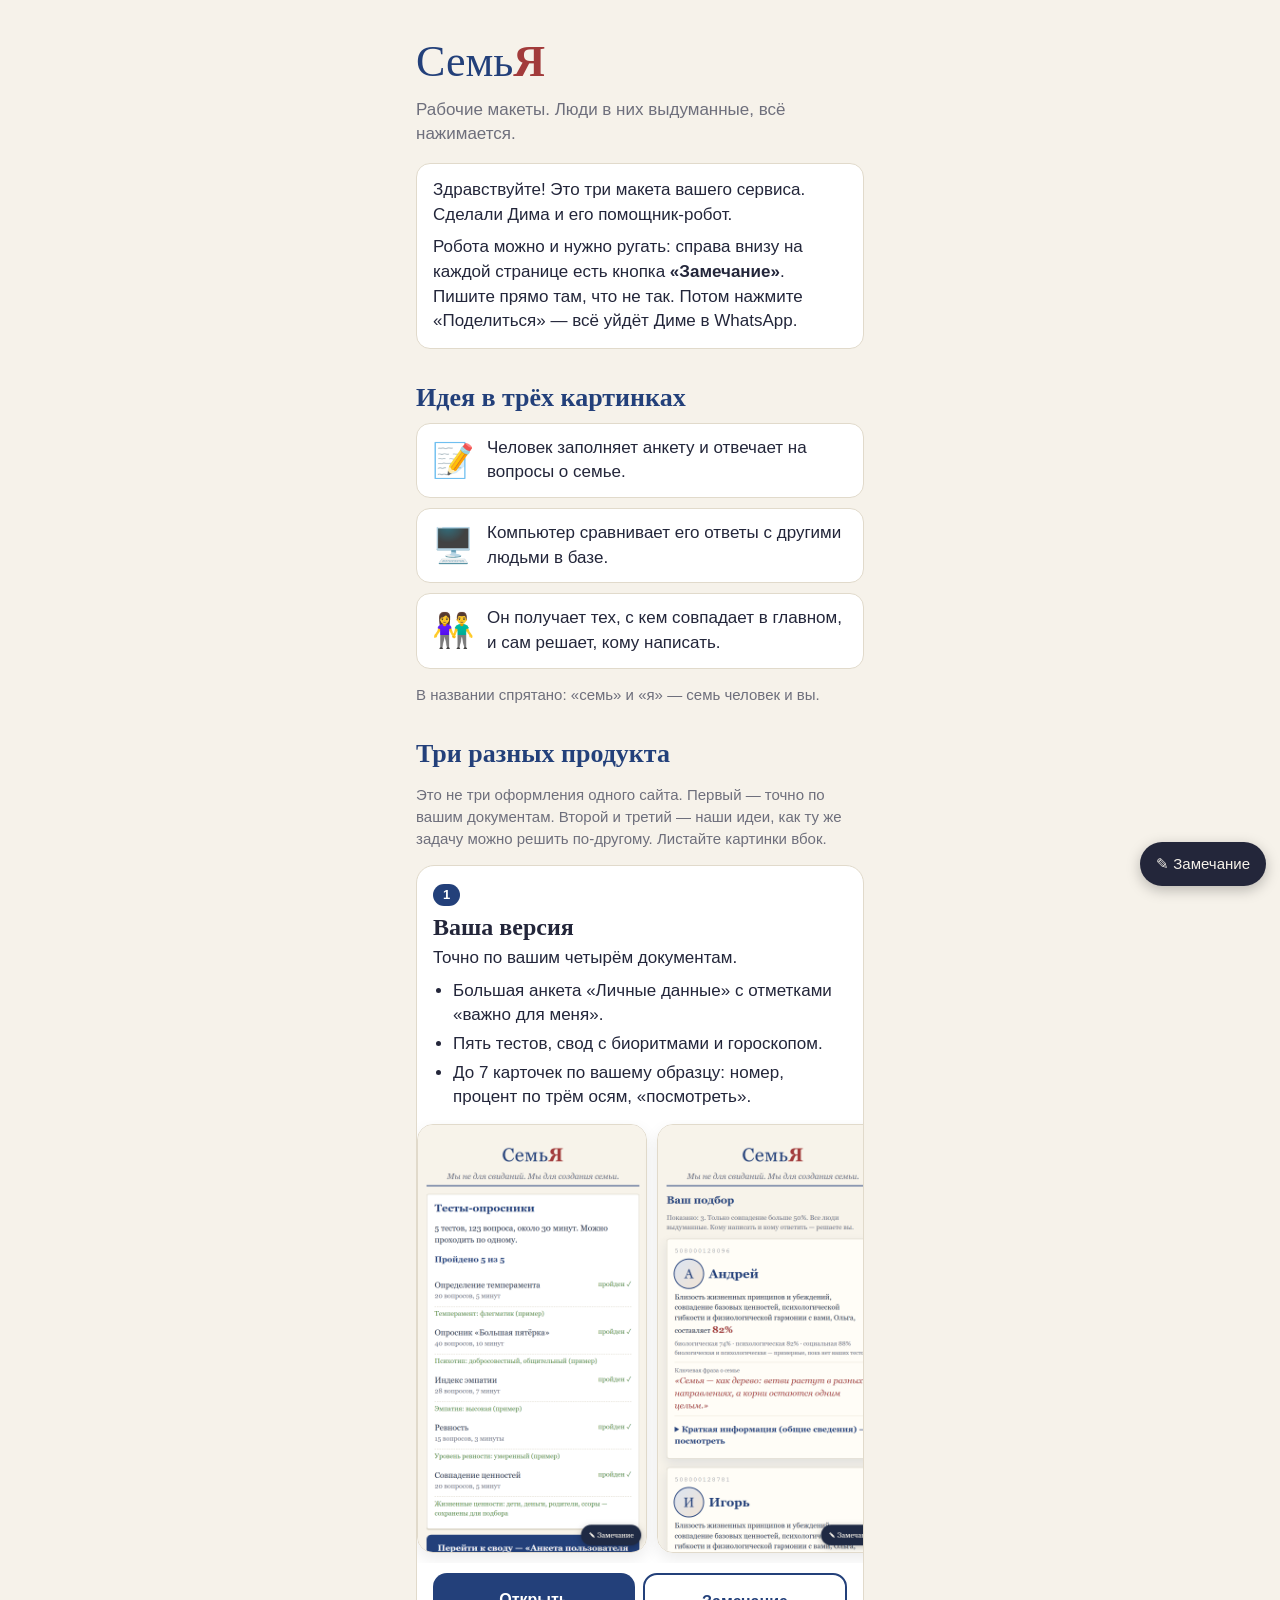
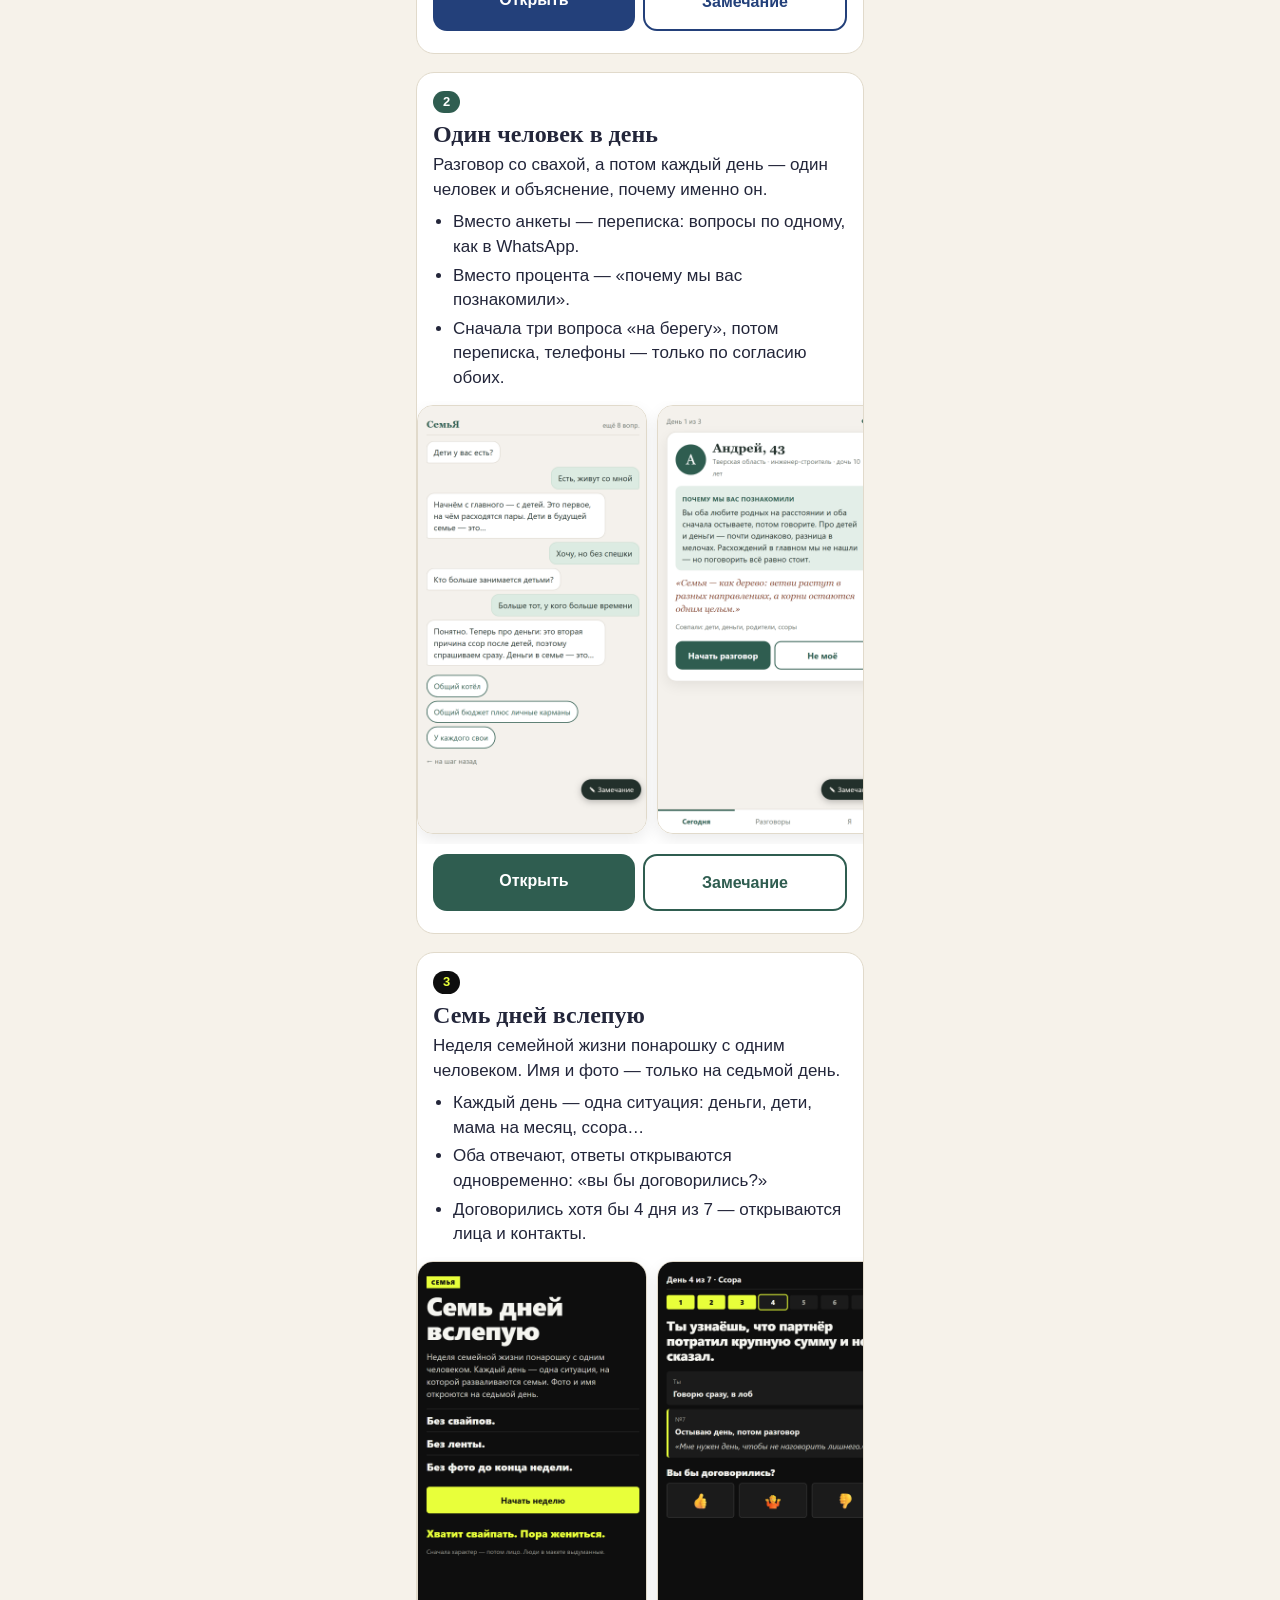
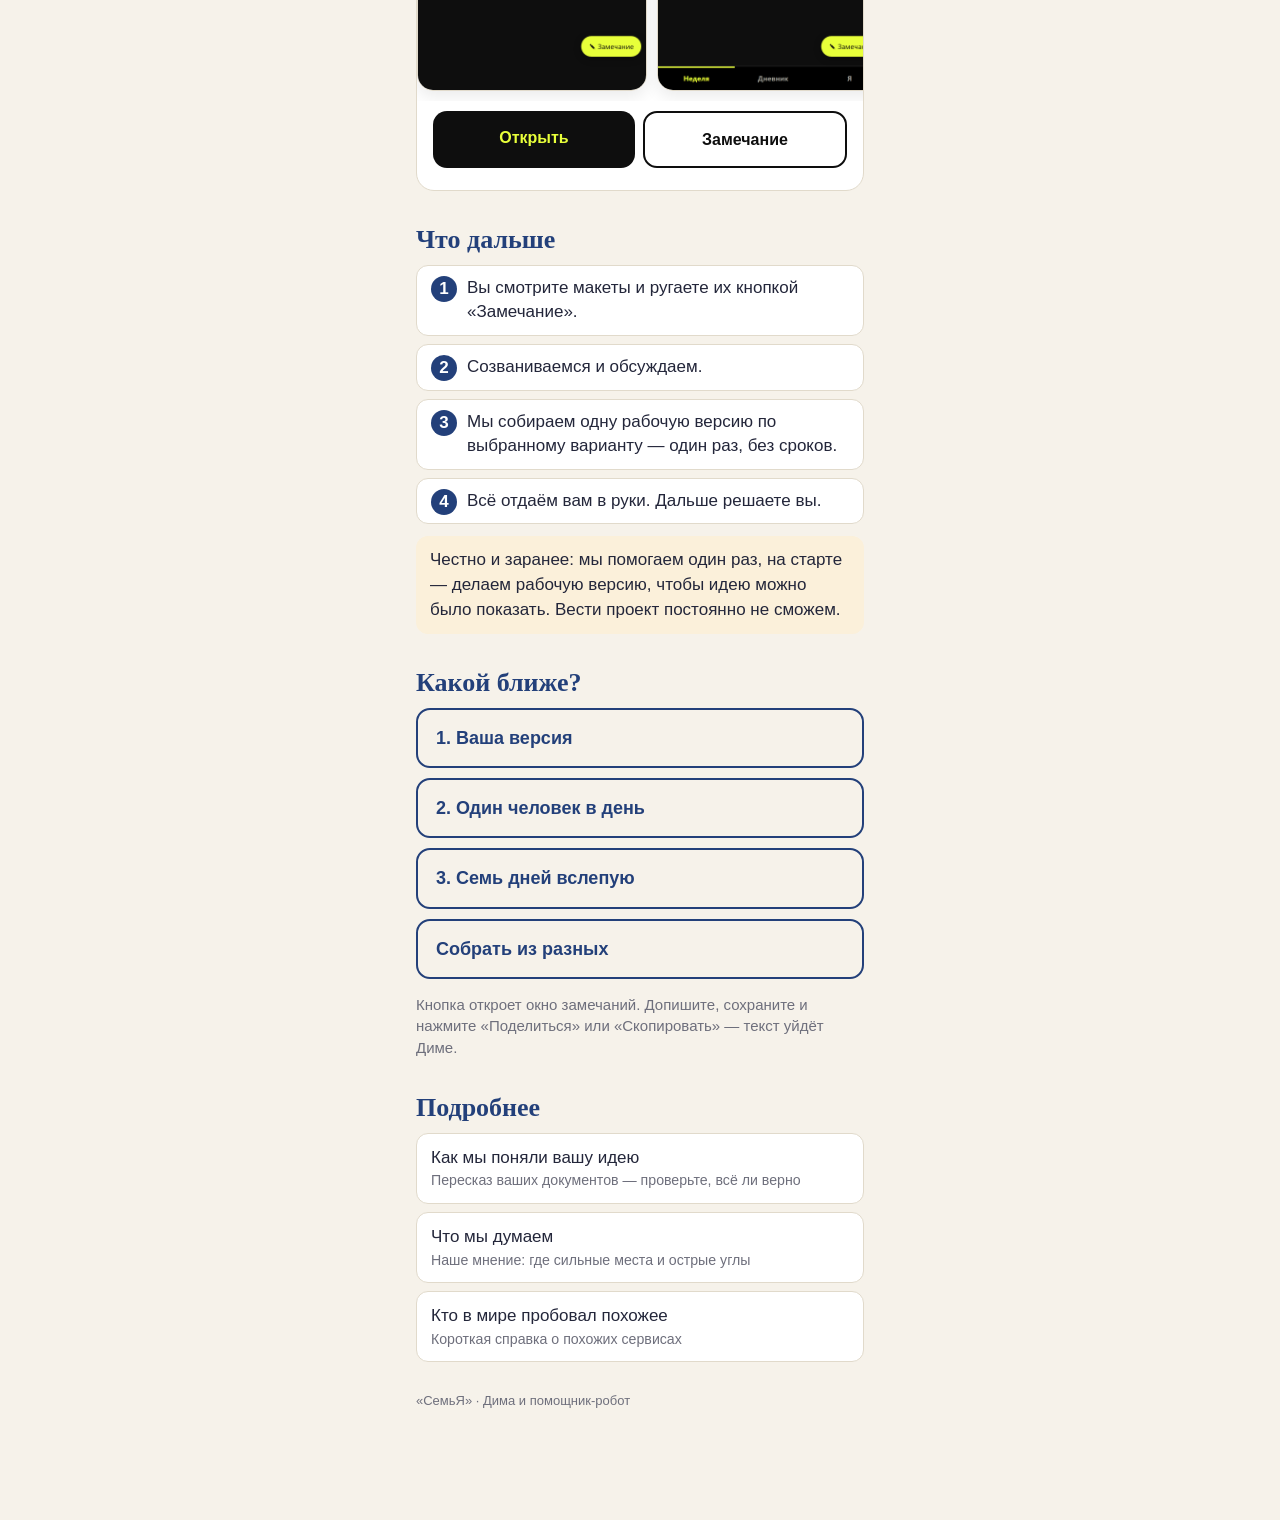
<file: index.html>
<!doctype html>
<html lang="ru">
<head>
<meta charset="utf-8">
<meta name="viewport" content="width=device-width, initial-scale=1">
<title>«СемьЯ» — три макета</title>
<link rel="stylesheet" href="base.css">
<style>
  :root { --bg: #F6F2EA; --card: #FFFFFF; --ink: #23263A; --muted: #6E6F7C; --line: #E1DACB; --accent: #23407A; --on-accent: #fff;
          --good: #E6F0E4; --warn: #FBF0DA; --r: 14px; --font: -apple-system, "Segoe UI", Roboto, Arial, sans-serif; --head: Georgia, "Times New Roman", serif; }
  .logo { font-family: var(--head); font-size: 44px; color: var(--accent); margin: 14px 0 0; } .logo b { color: #A23B3B; }
  .sub { color: var(--muted); margin: 4px 0 0; }
  .hi { background: var(--card); border: 1px solid var(--line); border-radius: var(--r); padding: 14px 16px; margin: 16px 0; }
  .hi p { margin: 0 0 8px; } .hi p:last-child { margin: 0; }
  h2 { font-size: 26px; margin: 34px 0 10px; color: var(--accent); }
  .comic { display: grid; gap: 10px; }
  .panel { background: var(--card); border: 1px solid var(--line); border-radius: var(--r); padding: 12px 14px; display: flex; gap: 12px; align-items: center; }
  .panel .e { font-size: 34px; flex: 0 0 44px; text-align: center; }
  .hint { color: var(--muted); font-size: 15px; }
  .var { background: var(--card); border: 1px solid var(--line); border-radius: 18px; padding: 16px; margin: 0 0 18px; }
  .var .n { display: inline-block; background: var(--accent); color: #fff; border-radius: 99px; padding: 2px 10px; font-size: 13px; font-weight: 700; }
  .var h3 { font-family: var(--head); font-size: 24px; margin: 8px 0 4px; }
  .var .one { font-size: 17px; margin: 0 0 8px; }
  .var ul { margin: 0 0 10px; padding-left: 20px; } .var li { margin-bottom: 4px; }
  .shots { display: flex; gap: 10px; overflow-x: auto; scroll-snap-type: x mandatory; margin: 6px -16px 4px; padding: 4px 16px 10px; }
  .shots img { flex: 0 0 62%; max-width: 230px; border-radius: 16px; border: 1px solid var(--line); box-shadow: 0 6px 16px rgba(0,0,0,.08); scroll-snap-align: start; }
  .row2 { display: flex; gap: 8px; } .row2 .btn { margin: 6px 0; font-size: 16px; }
  .v2 .n { background: #2F5D50; } .v2 .btn:not(.ghost) { background: #2F5D50; } .v2 .btn.ghost { color: #2F5D50; border-color: #2F5D50; }
  .v3 .n { background: #0E0E0E; color: #E8FF3A; } .v3 .btn:not(.ghost) { background: #0E0E0E; color: #E8FF3A; } .v3 .btn.ghost { color: #0E0E0E; border-color: #0E0E0E; }
  .steps { list-style: none; padding: 0; margin: 0; counter-reset: s; }
  .steps li { counter-increment: s; background: var(--card); border: 1px solid var(--line); border-radius: 12px; padding: 10px 14px 10px 50px; margin-bottom: 8px; position: relative; }
  .steps li::before { content: counter(s); position: absolute; left: 14px; top: 10px; width: 26px; height: 26px; border-radius: 50%; background: var(--accent); color: #fff; text-align: center; font-weight: 700; line-height: 26px; }
  .frame { background: var(--warn); border-radius: 12px; padding: 12px 14px; margin: 12px 0; }
  .pick .btn { text-align: left; }
  .docs a { display: block; background: var(--card); border: 1px solid var(--line); border-radius: 12px; padding: 12px 14px; margin-bottom: 8px; color: var(--ink); text-decoration: none; }
  .docs a small { display: block; color: var(--muted); }
  .foot { color: var(--muted); font-size: 13px; margin-top: 30px; }
</style>
</head>
<body>
<div class="wrap">
  <p class="logo">Семь<b>Я</b></p>
  <p class="sub">Рабочие макеты. Люди в них выдуманные, всё нажимается.</p>
  <div class="hi">
    <p>Здравствуйте! Это три макета вашего сервиса. Сделали Дима и его помощник-робот.</p>
    <p>Робота можно и нужно ругать: справа внизу на каждой странице есть кнопка <b>«Замечание»</b>. Пишите прямо там, что не так. Потом нажмите «Поделиться» — всё уйдёт Диме в WhatsApp.</p>
  </div>

  <h2>Идея в трёх картинках</h2>
  <div class="comic">
    <div class="panel"><span class="e">📝</span><div>Человек заполняет анкету и отвечает на вопросы о семье.</div></div>
    <div class="panel"><span class="e">🖥️</span><div>Компьютер сравнивает его ответы с другими людьми в базе.</div></div>
    <div class="panel"><span class="e">👫</span><div>Он получает тех, с кем совпадает в главном, и сам решает, кому написать.</div></div>
  </div>
  <p class="hint">В названии спрятано: «семь» и «я» — семь человек и вы.</p>

  <h2>Три разных продукта</h2>
  <p class="hint">Это не три оформления одного сайта. Первый — точно по вашим документам. Второй и третий — наши идеи, как ту же задачу можно решить по-другому. Листайте картинки вбок.</p>

  <article class="var">
    <span class="n">1</span><h3>Ваша версия</h3>
    <p class="one">Точно по вашим четырём документам.</p>
    <ul><li>Большая анкета «Личные данные» с отметками «важно для меня».</li><li>Пять тестов, свод с биоритмами и гороскопом.</li><li>До 7 карточек по вашему образцу: номер, процент по трём осям, «посмотреть».</li></ul>
    <div class="shots"><img src="img/v1-a.png" alt="Экран тестов" loading="lazy"><img src="img/v1-b.png" alt="Карточка по образцу" loading="lazy"></div>
    <div class="row2"><a class="btn" href="1-ee-videnie.html">Открыть</a><button class="btn ghost" data-note="Вариант 1 «Ваша версия»: ">Замечание</button></div>
  </article>

  <article class="var v2">
    <span class="n">2</span><h3>Один человек в день</h3>
    <p class="one">Разговор со свахой, а потом каждый день — один человек и объяснение, почему именно он.</p>
    <ul><li>Вместо анкеты — переписка: вопросы по одному, как в WhatsApp.</li><li>Вместо процента — «почему мы вас познакомили».</li><li>Сначала три вопроса «на берегу», потом переписка, телефоны — только по согласию обоих.</li></ul>
    <div class="shots"><img src="img/v2-a.png" alt="Собеседование в виде переписки" loading="lazy"><img src="img/v2-b.png" alt="Один человек на сегодня" loading="lazy"></div>
    <div class="row2"><a class="btn" href="2-odin-v-den.html">Открыть</a><button class="btn ghost" data-note="Вариант 2 «Один человек в день»: ">Замечание</button></div>
  </article>

  <article class="var v3">
    <span class="n">3</span><h3>Семь дней вслепую</h3>
    <p class="one">Неделя семейной жизни понарошку с одним человеком. Имя и фото — только на седьмой день.</p>
    <ul><li>Каждый день — одна ситуация: деньги, дети, мама на месяц, ссора…</li><li>Оба отвечают, ответы открываются одновременно: «вы бы договорились?»</li><li>Договорились хотя бы 4 дня из 7 — открываются лица и контакты.</li></ul>
    <div class="shots"><img src="img/v3-a.png" alt="Вход: семь дней вслепую" loading="lazy"><img src="img/v3-b.png" alt="День четвёртый: ссора" loading="lazy"></div>
    <div class="row2"><a class="btn" href="3-sem-dney.html">Открыть</a><button class="btn ghost" data-note="Вариант 3 «Семь дней вслепую»: ">Замечание</button></div>
  </article>

  <h2>Что дальше</h2>
  <ol class="steps">
    <li>Вы смотрите макеты и ругаете их кнопкой «Замечание».</li>
    <li>Созваниваемся и обсуждаем.</li>
    <li>Мы собираем одну рабочую версию по выбранному варианту — один раз, без сроков.</li>
    <li>Всё отдаём вам в руки. Дальше решаете вы.</li>
  </ol>
  <div class="frame">Честно и заранее: мы помогаем один раз, на старте — делаем рабочую версию, чтобы идею можно было показать. Вести проект постоянно не сможем.</div>

  <h2>Какой ближе?</h2>
  <div class="pick">
    <button class="btn ghost" data-note="Мне ближе вариант 1 «Ваша версия», потому что ">1. Ваша версия</button>
    <button class="btn ghost" data-note="Мне ближе вариант 2 «Один человек в день», потому что ">2. Один человек в день</button>
    <button class="btn ghost" data-note="Мне ближе вариант 3 «Семь дней вслепую», потому что ">3. Семь дней вслепую</button>
    <button class="btn ghost" data-note="Собрать из разных вариантов: ">Собрать из разных</button>
  </div>
  <p class="hint">Кнопка откроет окно замечаний. Допишите, сохраните и нажмите «Поделиться» или «Скопировать» — текст уйдёт Диме.</p>

  <h2>Подробнее</h2>
  <div class="docs">
    <a href="docs/idea.html">Как мы поняли вашу идею<small>Пересказ ваших документов — проверьте, всё ли верно</small></a>
    <a href="docs/vision.html">Что мы думаем<small>Наше мнение: где сильные места и острые углы</small></a>
    <a href="docs/analogs.html">Кто в мире пробовал похожее<small>Короткая справка о похожих сервисах</small></a>
  </div>
  <p class="foot">«СемьЯ» · Дима и помощник-робот</p>
</div>
<script>window.NOTE_PAGE = 'Главная';</script>
<script src="notes.js"></script>
</body>
</html>
</file>
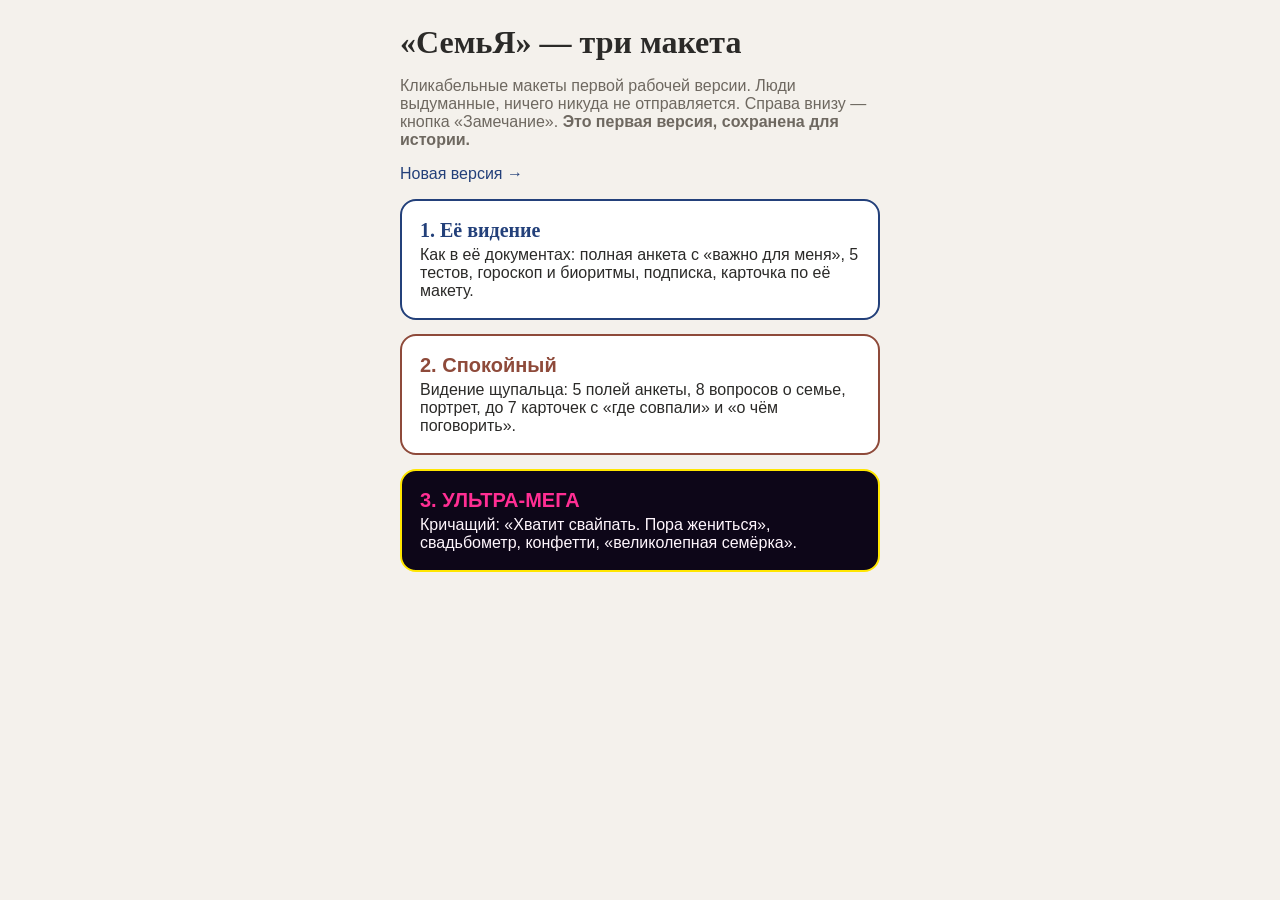
<file: v1/index.html>
<!doctype html>
<html lang="ru">
<head>
<meta charset="utf-8">
<meta name="viewport" content="width=device-width, initial-scale=1">
<title>«СемьЯ» — три макета</title>
<style>
  body { margin: 0; background: #F4F1EC; color: #2B2A28; font-family: "Segoe UI", Arial, sans-serif; }
  .wrap { max-width: 480px; margin: 0 auto; padding: 24px 16px; }
  h1 { font-family: Georgia, serif; margin: 0 0 6px; }
  p { color: #6E6860; }
  a { display: block; text-decoration: none; color: inherit; border-radius: 16px; padding: 18px; margin: 14px 0; }
  a b { display: block; font-size: 20px; margin-bottom: 4px; }
  .v1 { background: #FFFFFF; border: 2px solid #23407A; } .v1 b { color: #23407A; font-family: Georgia, serif; }
  .v2 { background: #FFFFFF; border: 2px solid #8E4A3A; } .v2 b { color: #8E4A3A; }
  .v3 { background: #0D0618; color: #FFF6FD; border: 2px solid #FFE600; } .v3 b { color: #FF2E93; font-family: Impact, "Arial Black", sans-serif; text-transform: uppercase; }
</style>
</head>
<body>
<div class="wrap">
  <h1>«СемьЯ» — три макета</h1>
  <p>Кликабельные макеты первой рабочей версии. Люди выдуманные, ничего никуда не отправляется. Справа внизу — кнопка «Замечание». <b>Это первая версия, сохранена для истории.</b></p><p><a href="../" style="display:inline;padding:0;margin:0;color:#23407A">Новая версия →</a></p>
  <a class="v1" href="1-ee-videnie.html"><b>1. Её видение</b>Как в её документах: полная анкета с «важно для меня», 5 тестов, гороскоп и биоритмы, подписка, карточка по её макету.</a>
  <a class="v2" href="2-konservativnoe.html"><b>2. Спокойный</b>Видение щупальца: 5 полей анкеты, 8 вопросов о семье, портрет, до 7 карточек с «где совпали» и «о чём поговорить».</a>
  <a class="v3" href="3-ultra.html"><b>3. Ультра-мега</b>Кричащий: «Хватит свайпать. Пора жениться», свадьбометр, конфетти, «великолепная семёрка».</a>
</div>
</body>
</html>
</file>
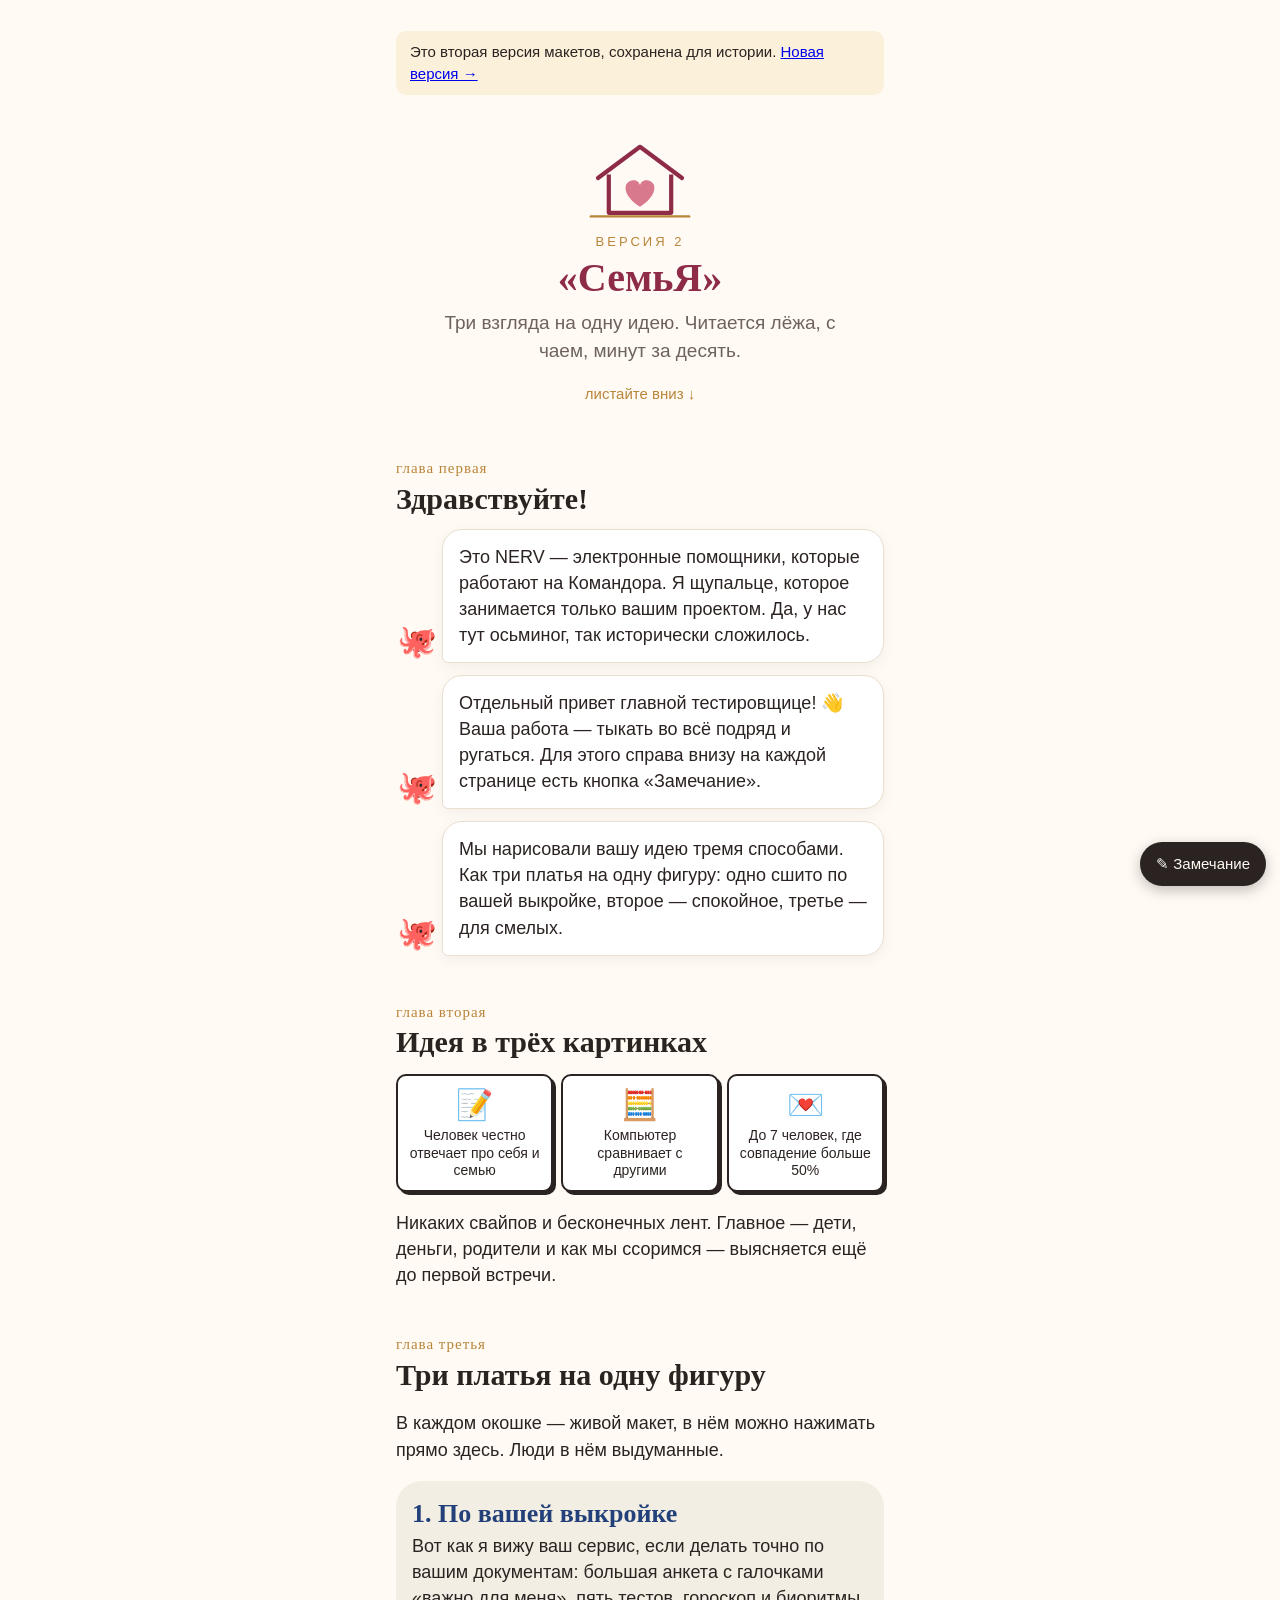
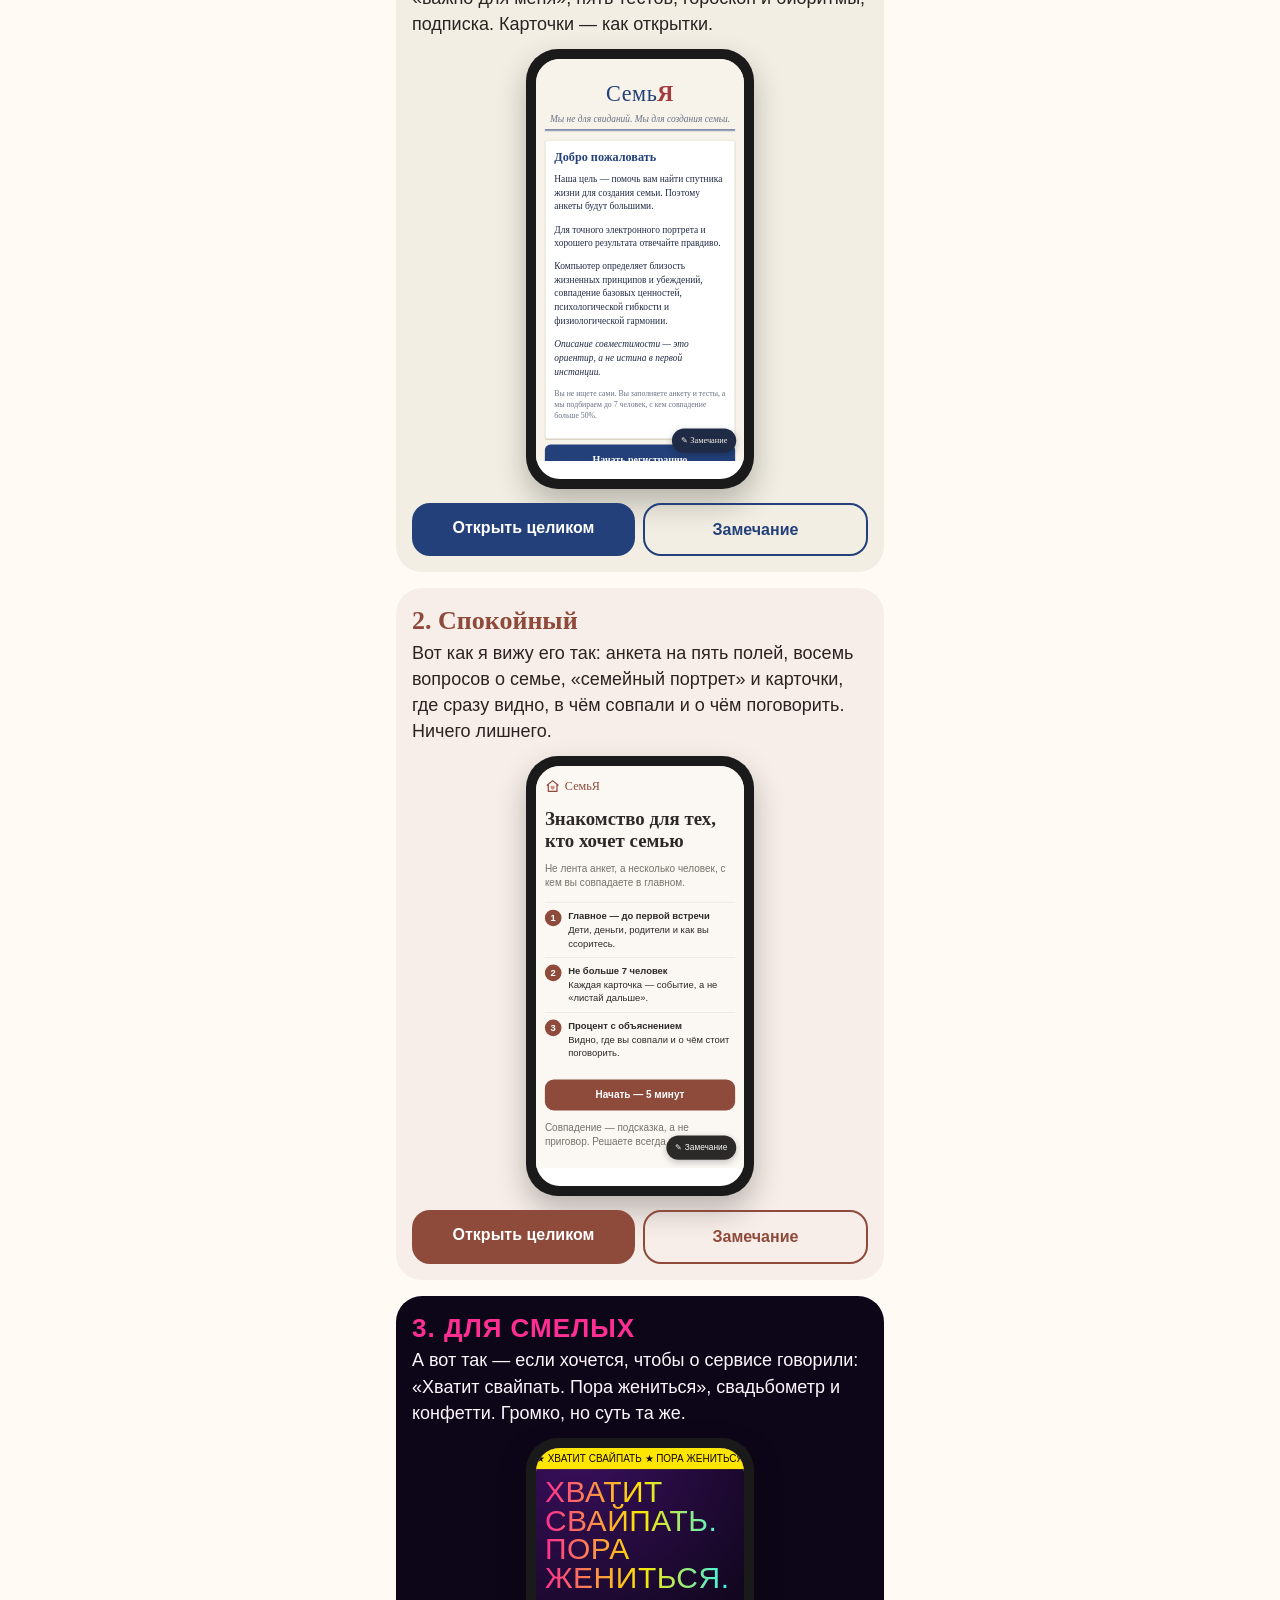
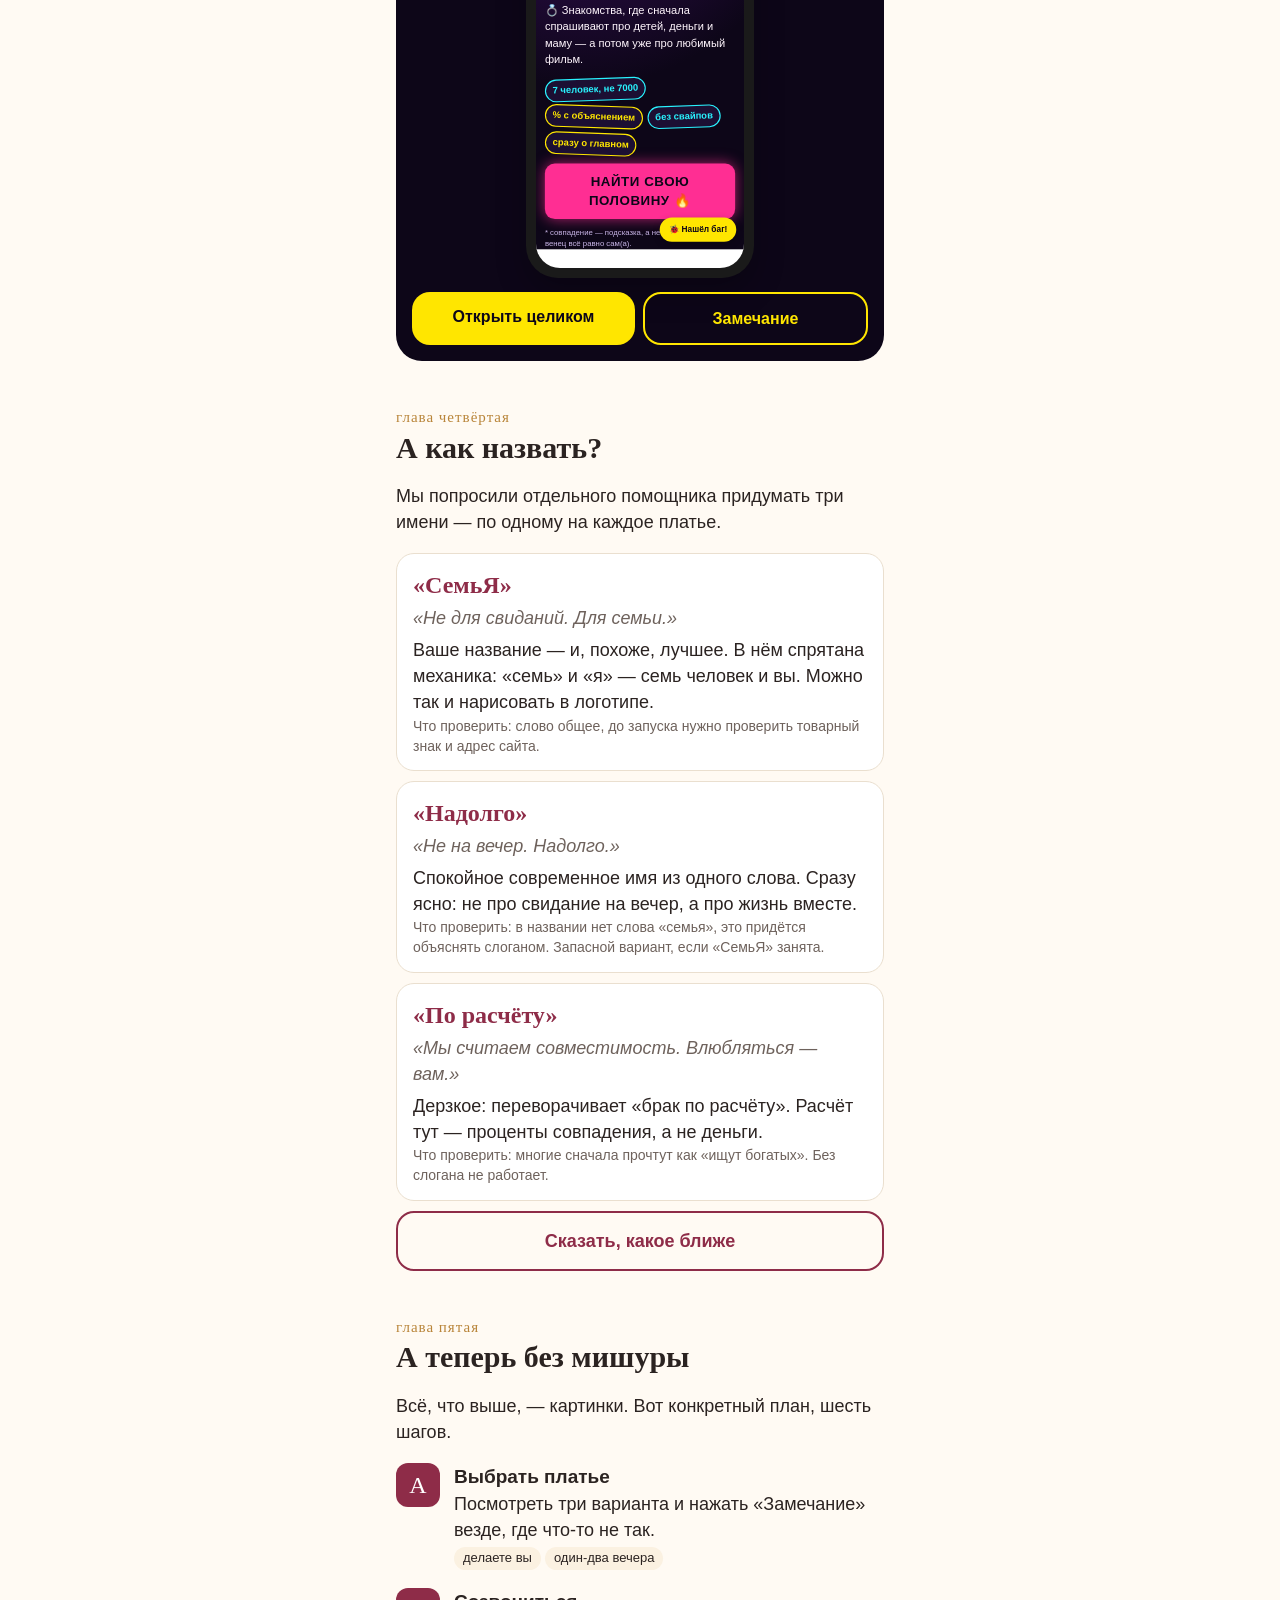
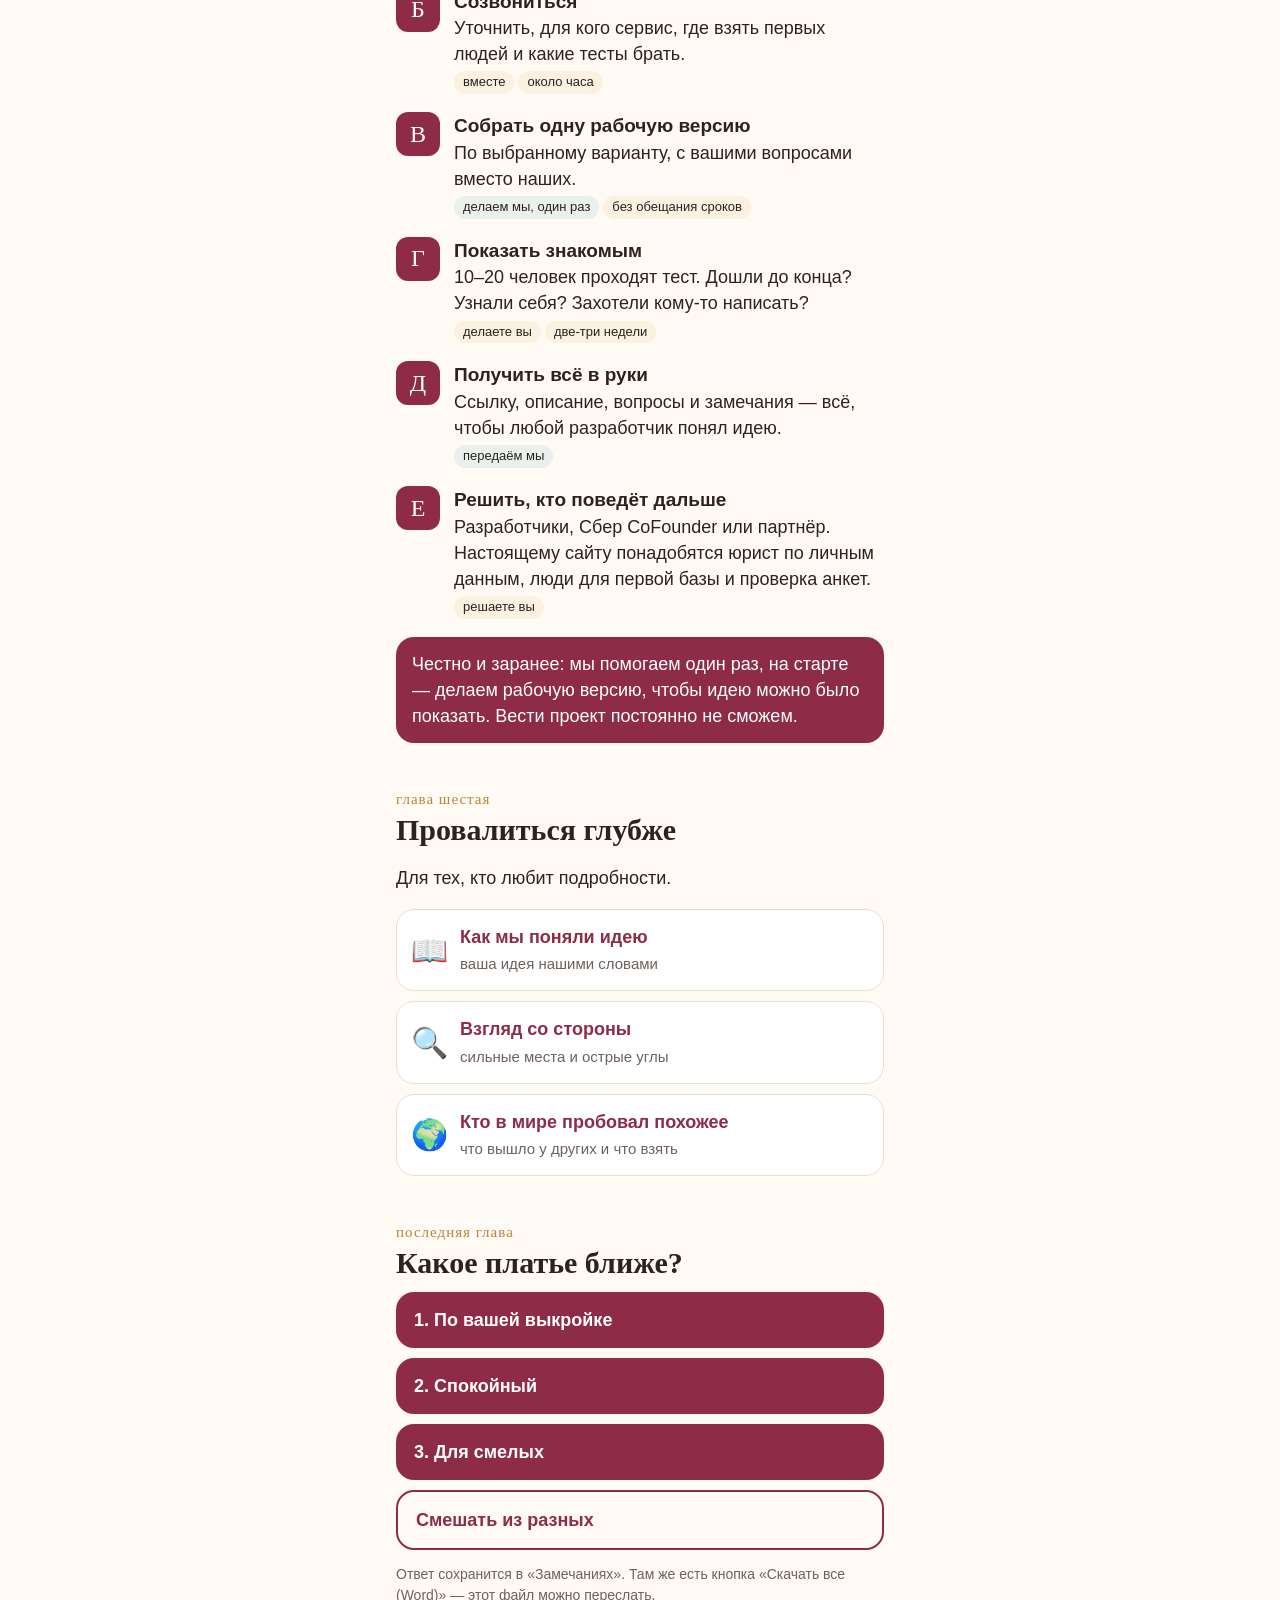
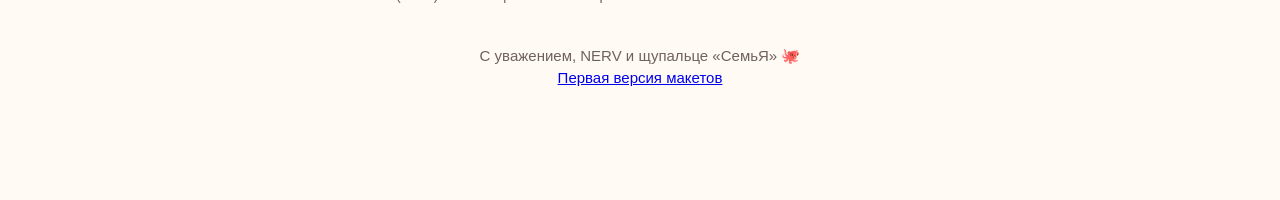
<file: v2/index.html>
<!doctype html>
<html lang="ru">
<head>
<meta charset="utf-8">
<meta name="viewport" content="width=device-width, initial-scale=1">
<title>«СемьЯ» — три взгляда на одну идею</title>
<link rel="stylesheet" href="base.css">
<style>
  :root {
    --bg: #FFFAF3; --card: #FFFFFF; --ink: #2B2321; --muted: #6E625C; --line: #EADFCF;
    --accent: #8E2C48; --on-accent: #FFFFFF; --good: #EAF1EC; --warn: #FBF1E1; --r: 18px;
    --font: "Segoe UI", -apple-system, Roboto, Arial, sans-serif; --head: Georgia, "Times New Roman", serif;
  }
  body { font-size: 18px; }
  .wrap { max-width: 520px; }
  .hero { text-align: center; padding: 26px 0 8px; }
  .hero svg { width: 120px; }
  .kicker { font-size: 13px; letter-spacing: 3px; text-transform: uppercase; color: #B9853A; }
  .hero h1 { font-size: 40px; color: var(--accent); margin: 4px 0 8px; }
  .hero p { color: var(--muted); font-size: 19px; margin: 0 auto; max-width: 400px; }
  .scroll { margin-top: 18px; color: #B9853A; font-size: 15px; animation: bob 1.8s ease-in-out infinite; }
  @keyframes bob { 50% { transform: translateY(5px); } }
  .ch { margin: 46px 0 0; }
  .ch-n { font-family: var(--head); font-size: 15px; color: #B9853A; letter-spacing: 1px; }
  .ch h2 { font-size: 30px; margin: 2px 0 12px; color: var(--ink); }
  .bubble { position: relative; background: var(--card); border: 1px solid var(--line); border-radius: 20px 20px 20px 6px; padding: 14px 16px; margin: 12px 0 12px 46px; box-shadow: 0 4px 14px rgba(0,0,0,.05); }
  .bubble::before { content: "🐙"; position: absolute; left: -46px; bottom: -2px; font-size: 32px; }
  .panels { display: grid; grid-template-columns: repeat(3, 1fr); gap: 8px; margin: 14px 0; }
  .panel { background: var(--card); border: 2px solid var(--ink); border-radius: 10px; padding: 10px 6px; text-align: center; font-size: 14px; line-height: 1.25; box-shadow: 3px 3px 0 var(--ink); }
  .panel i { display: block; font-style: normal; font-size: 30px; margin-bottom: 4px; }
  .variant { border-radius: 26px; padding: 18px 16px 16px; margin: 16px 0; }
  .variant h3 { font-size: 26px; margin: 0 0 4px; }
  .variant .sub { margin: 0 0 12px; }
  .v-her { background: #F2EEE3; } .v-her h3 { color: #23407A; }
  .v-calm { background: #F7EEE9; } .v-calm h3 { color: #8E4A3A; }
  .v-ultra { background: #0D0618; color: #FFF6FD; } .v-ultra h3 { color: #FF2E93; font-family: Impact, "Arial Black", sans-serif; text-transform: uppercase; letter-spacing: 1px; }
  .phone { width: 228px; height: 440px; margin: 6px auto 14px; border-radius: 32px; background: #1A1A1A; padding: 10px; box-shadow: 0 14px 30px rgba(0,0,0,.25); }
  .phone .screen { width: 100%; height: 100%; border-radius: 24px; overflow: hidden; background: #fff; position: relative; }
  .phone iframe { width: 375px; height: 724px; border: 0; transform: scale(.5547); transform-origin: 0 0; }
  .row { display: flex; gap: 8px; }
  .row .btn { margin: 0; font-size: 16px; padding: 13px 10px; }
  .v-her .btn { background: #23407A; } .v-her .btn.ghost { background: transparent; color: #23407A; border-color: #23407A; }
  .v-calm .btn { background: #8E4A3A; } .v-calm .btn.ghost { background: transparent; color: #8E4A3A; border-color: #8E4A3A; }
  .v-ultra .btn { background: #FFE600; color: #0D0618; } .v-ultra .btn.ghost { background: transparent; color: #FFE600; border-color: #FFE600; }
  .name { background: var(--card); border: 1px solid var(--line); border-radius: 18px; padding: 14px 16px; margin: 10px 0; }
  .name b { font-family: var(--head); font-size: 24px; color: var(--accent); display: block; }
  .name i { display: block; color: var(--muted); margin: 2px 0 6px; }
  .name small { display: block; color: var(--muted); font-size: 14px; }
  .plan { position: relative; padding-left: 58px; margin: 18px 0; }
  .plan .L { position: absolute; left: 0; top: 0; width: 44px; height: 44px; border-radius: 12px; background: var(--accent); color: #fff; font-family: var(--head); font-size: 24px; display: flex; align-items: center; justify-content: center; }
  .plan b { display: block; font-size: 19px; }
  .who { display: inline-block; font-size: 13px; border-radius: 99px; padding: 2px 9px; margin: 4px 4px 0 0; background: var(--warn); }
  .who.us { background: var(--good); }
  .frame-note { background: var(--accent); color: #fff; border-radius: 18px; padding: 14px 16px; margin: 18px 0; }
  .docs a { display: flex; gap: 12px; align-items: center; text-decoration: none; color: inherit; background: var(--card); border: 1px solid var(--line); border-radius: 18px; padding: 14px; margin: 10px 0; }
  .docs a i { font-style: normal; font-size: 30px; }
  .docs a b { display: block; color: var(--accent); }
  .docs a span { font-size: 15px; color: var(--muted); }
  .pick .btn { text-align: left; }
  .end { text-align: center; color: var(--muted); font-size: 15px; margin-top: 40px; }
</style>
</head>
<body>
<div class="wrap"><p style="background:#FBF0DA;padding:10px 14px;border-radius:10px;font-size:15px">Это вторая версия макетов, сохранена для истории. <a href="../">Новая версия →</a></p>

  <header class="hero">
    <svg viewBox="0 0 200 150" aria-hidden="true">
      <line x1="18" y1="134" x2="182" y2="134" stroke="#B9853A" stroke-width="4" stroke-linecap="round"/>
      <path d="M30 70 L100 18 L170 70" fill="none" stroke="#8E2C48" stroke-width="7" stroke-linecap="round" stroke-linejoin="round"/>
      <path d="M48 64 V128 H152 V64" fill="none" stroke="#8E2C48" stroke-width="7" stroke-linejoin="round"/>
      <path d="M100 118 C72 100 70 78 86 74 C94 72 99 77 100 82 C101 77 106 72 114 74 C130 78 128 100 100 118 Z" fill="#D9798D"/>
    </svg>
    <div class="kicker">версия 2</div>
    <h1>«СемьЯ»</h1>
    <p>Три взгляда на одну идею. Читается лёжа, с чаем, минут за десять.</p>
    <div class="scroll">листайте вниз ↓</div>
  </header>

  <section class="ch">
    <div class="ch-n">глава первая</div>
    <h2>Здравствуйте!</h2>
    <div class="bubble">Это NERV — электронные помощники, которые работают на Командора. Я щупальце, которое занимается только вашим проектом. Да, у нас тут осьминог, так исторически сложилось.</div>
    <div class="bubble">Отдельный привет главной тестировщице! 👋 Ваша работа — тыкать во всё подряд и ругаться. Для этого справа внизу на каждой странице есть кнопка «Замечание».</div>
    <div class="bubble">Мы нарисовали вашу идею тремя способами. Как три платья на одну фигуру: одно сшито по вашей выкройке, второе — спокойное, третье — для смелых.</div>
  </section>

  <section class="ch">
    <div class="ch-n">глава вторая</div>
    <h2>Идея в трёх картинках</h2>
    <div class="panels">
      <div class="panel"><i>📝</i>Человек честно отвечает про себя и семью</div>
      <div class="panel"><i>🧮</i>Компьютер сравнивает с другими</div>
      <div class="panel"><i>💌</i>До 7 человек, где совпадение больше 50%</div>
    </div>
    <p>Никаких свайпов и бесконечных лент. Главное — дети, деньги, родители и как мы ссоримся — выясняется ещё до первой встречи.</p>
  </section>

  <section class="ch">
    <div class="ch-n">глава третья</div>
    <h2>Три платья на одну фигуру</h2>
    <p>В каждом окошке — живой макет, в нём можно нажимать прямо здесь. Люди в нём выдуманные.</p>

    <div class="variant v-her">
      <h3>1. По вашей выкройке</h3>
      <p class="sub">Вот как я вижу ваш сервис, если делать точно по вашим документам: большая анкета с галочками «важно для меня», пять тестов, гороскоп и биоритмы, подписка. Карточки — как открытки.</p>
      <div class="phone"><div class="screen"><iframe src="1-ee-videnie.html" title="Макет 1" loading="lazy"></iframe></div></div>
      <div class="row"><a class="btn" href="1-ee-videnie.html">Открыть целиком</a><button class="btn ghost" data-note="Вариант 1 (по выкройке): ">Замечание</button></div>
    </div>

    <div class="variant v-calm">
      <h3>2. Спокойный</h3>
      <p class="sub">Вот как я вижу его так: анкета на пять полей, восемь вопросов о семье, «семейный портрет» и карточки, где сразу видно, в чём совпали и о чём поговорить. Ничего лишнего.</p>
      <div class="phone"><div class="screen"><iframe src="2-konservativnoe.html" title="Макет 2" loading="lazy"></iframe></div></div>
      <div class="row"><a class="btn" href="2-konservativnoe.html">Открыть целиком</a><button class="btn ghost" data-note="Вариант 2 (спокойный): ">Замечание</button></div>
    </div>

    <div class="variant v-ultra">
      <h3>3. Для смелых</h3>
      <p class="sub">А вот так — если хочется, чтобы о сервисе говорили: «Хватит свайпать. Пора жениться», свадьбометр и конфетти. Громко, но суть та же.</p>
      <div class="phone"><div class="screen"><iframe src="3-ultra.html" title="Макет 3" loading="lazy"></iframe></div></div>
      <div class="row"><a class="btn" href="3-ultra.html">Открыть целиком</a><button class="btn ghost" data-note="Вариант 3 (для смелых): ">Замечание</button></div>
    </div>
  </section>

  <section class="ch">
    <div class="ch-n">глава четвёртая</div>
    <h2>А как назвать?</h2>
    <p>Мы попросили отдельного помощника придумать три имени — по одному на каждое платье.</p>
    <div class="name"><b>«СемьЯ»</b><i>«Не для свиданий. Для семьи.»</i>Ваше название — и, похоже, лучшее. В нём спрятана механика: «семь» и «я» — семь человек и вы. Можно так и нарисовать в логотипе.<small>Что проверить: слово общее, до запуска нужно проверить товарный знак и адрес сайта.</small></div>
    <div class="name"><b>«Надолго»</b><i>«Не на вечер. Надолго.»</i>Спокойное современное имя из одного слова. Сразу ясно: не про свидание на вечер, а про жизнь вместе.<small>Что проверить: в названии нет слова «семья», это придётся объяснять слоганом. Запасной вариант, если «СемьЯ» занята.</small></div>
    <div class="name"><b>«По расчёту»</b><i>«Мы считаем совместимость. Влюбляться — вам.»</i>Дерзкое: переворачивает «брак по расчёту». Расчёт тут — проценты совпадения, а не деньги.<small>Что проверить: многие сначала прочтут как «ищут богатых». Без слогана не работает.</small></div>
    <button class="btn ghost" data-note="Про название: ">Сказать, какое ближе</button>
  </section>

  <section class="ch">
    <div class="ch-n">глава пятая</div>
    <h2>А теперь без мишуры</h2>
    <p>Всё, что выше, — картинки. Вот конкретный план, шесть шагов.</p>

    <div class="plan"><span class="L">А</span><b>Выбрать платье</b>Посмотреть три варианта и нажать «Замечание» везде, где что-то не так.<br><span class="who">делаете вы</span><span class="who">один-два вечера</span></div>
    <div class="plan"><span class="L">Б</span><b>Созвониться</b>Уточнить, для кого сервис, где взять первых людей и какие тесты брать.<br><span class="who">вместе</span><span class="who">около часа</span></div>
    <div class="plan"><span class="L">В</span><b>Собрать одну рабочую версию</b>По выбранному варианту, с вашими вопросами вместо наших.<br><span class="who us">делаем мы, один раз</span><span class="who">без обещания сроков</span></div>
    <div class="plan"><span class="L">Г</span><b>Показать знакомым</b>10–20 человек проходят тест. Дошли до конца? Узнали себя? Захотели кому-то написать?<br><span class="who">делаете вы</span><span class="who">две-три недели</span></div>
    <div class="plan"><span class="L">Д</span><b>Получить всё в руки</b>Ссылку, описание, вопросы и замечания — всё, чтобы любой разработчик понял идею.<br><span class="who us">передаём мы</span></div>
    <div class="plan"><span class="L">Е</span><b>Решить, кто поведёт дальше</b>Разработчики, Сбер CoFounder или партнёр. Настоящему сайту понадобятся юрист по личным данным, люди для первой базы и проверка анкет.<br><span class="who">решаете вы</span></div>

    <div class="frame-note">Честно и заранее: мы помогаем один раз, на старте — делаем рабочую версию, чтобы идею можно было показать. Вести проект постоянно не сможем.</div>
  </section>

  <section class="ch docs">
    <div class="ch-n">глава шестая</div>
    <h2>Провалиться глубже</h2>
    <p>Для тех, кто любит подробности.</p>
    <a href="docs/idea.html"><i>📖</i><div><b>Как мы поняли идею</b><span>ваша идея нашими словами</span></div></a>
    <a href="docs/vision.html"><i>🔍</i><div><b>Взгляд со стороны</b><span>сильные места и острые углы</span></div></a>
    <a href="docs/analogs.html"><i>🌍</i><div><b>Кто в мире пробовал похожее</b><span>что вышло у других и что взять</span></div></a>
  </section>

  <section class="ch pick">
    <div class="ch-n">последняя глава</div>
    <h2>Какое платье ближе?</h2>
    <button class="btn" data-note="Мне ближе вариант 1 (по выкройке), потому что ">1. По вашей выкройке</button>
    <button class="btn" data-note="Мне ближе вариант 2 (спокойный), потому что ">2. Спокойный</button>
    <button class="btn" data-note="Мне ближе вариант 3 (для смелых), потому что ">3. Для смелых</button>
    <button class="btn ghost" data-note="Хочу взять из разных вариантов вот что: ">Смешать из разных</button>
    <p class="note">Ответ сохранится в «Замечаниях». Там же есть кнопка «Скачать все (Word)» — этот файл можно переслать.</p>
  </section>

  <p class="end">С уважением, NERV и щупальце «СемьЯ» 🐙<br><a href="v1/">Первая версия макетов</a></p>
</div>
<script>window.VARIANT = { id: 'istoriya', title: 'История «СемьЯ»' };</script>
<script src="app.js"></script>
</body>
</html>
</file>
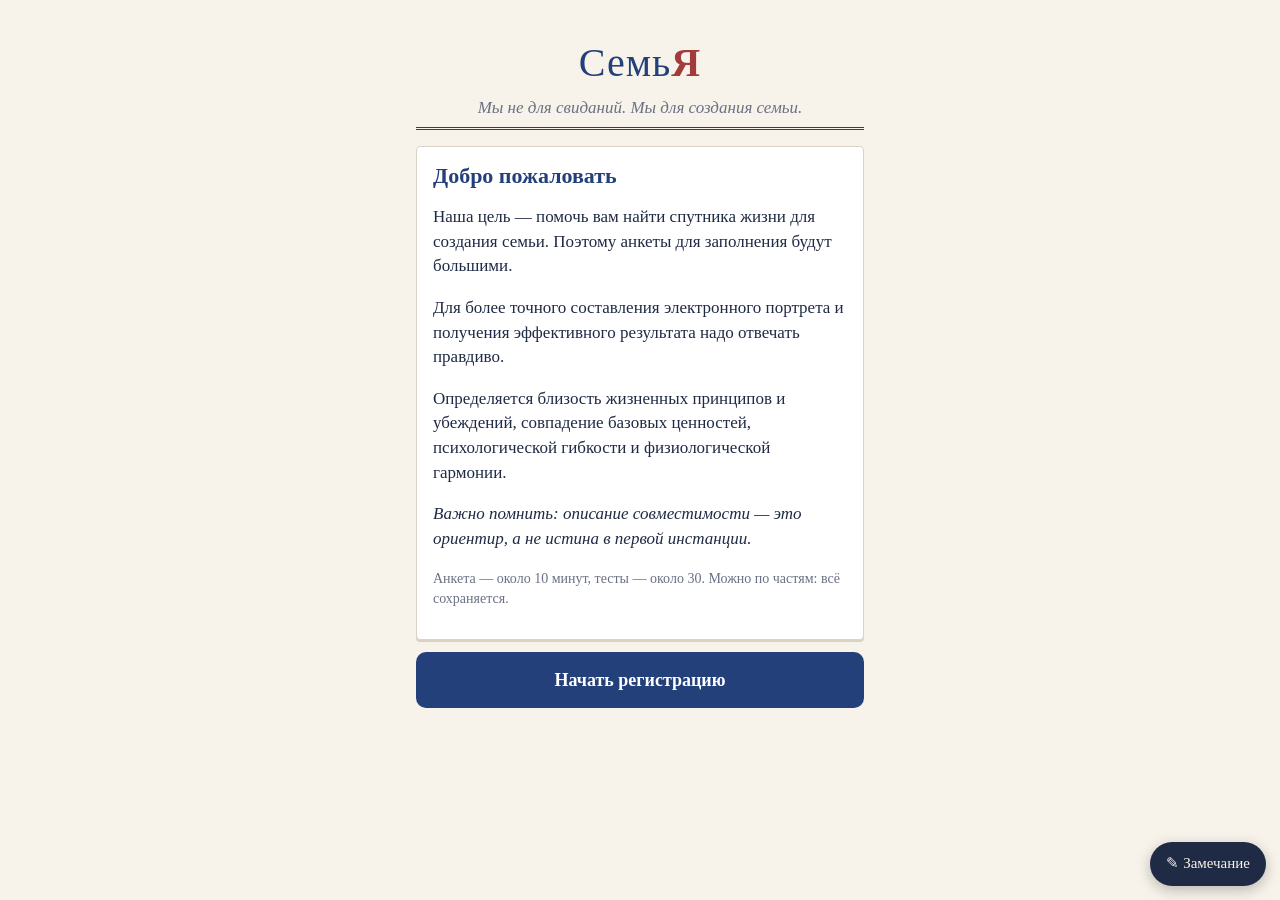
<file: 1-ee-videnie.html>
<!doctype html>
<html lang="ru">
<head>
<meta charset="utf-8">
<meta name="viewport" content="width=device-width, initial-scale=1">
<title>«СемьЯ» — ваша версия</title>
<link rel="stylesheet" href="base.css">
<style>
  :root { --bg: #F7F3EA; --card: #FFFFFF; --ink: #1F2A44; --muted: #6B7084; --line: #D9D3C4; --accent: #23407A; --on-accent: #FFFFFF;
          --good: #E8F0E3; --warn: #FBF0DA; --r: 10px; --font: Georgia, "Times New Roman", serif; --head: Georgia, "Times New Roman", serif; }
  .top { text-align: center; padding: 18px 0 6px; border-bottom: 3px double var(--accent); margin-bottom: 16px; }
  .logo { font-size: 40px; color: var(--accent); margin: 0; letter-spacing: 1px; } .logo b { color: #A23B3B; }
  .motto { font-style: italic; margin: 4px 0 0; color: var(--muted); }
  .doc { background: var(--card); border: 1px solid var(--line); padding: 16px; border-radius: 4px; box-shadow: 0 2px 0 var(--line); margin-bottom: 12px; }
  .doc h2, .h { color: var(--accent); font-size: 22px; margin: 0 0 10px; } .h { margin-top: 8px; }
  .doc h3 { color: var(--accent); margin: 18px 0 6px; font-size: 18px; } .center { text-align: center; color: var(--accent); }
  .stamp { display: inline-block; border: 2px solid #A23B3B; color: #A23B3B; padding: 2px 8px; transform: rotate(-3deg); font-size: 13px; margin-bottom: 10px; }
  .imp { display: flex; align-items: flex-start; gap: 6px; font-size: 13px; color: var(--muted); margin-top: 6px; } .imp small { display: block; font-size: 12px; }
  .imp.big { font-size: 16px; color: var(--ink); margin: 10px 0; }
  .field select { margin-bottom: 6px; } .field textarea { width: 100%; font: inherit; padding: 10px; border: 1.5px solid var(--line); border-radius: 7px; margin-top: 6px; }
  .hide { display: none; }
  .bmi { margin: 6px 0 0; font-size: 15px; }
  .checks { display: grid; grid-template-columns: 1fr 1fr; gap: 6px 10px; font-size: 15px; }
  .photos { display: flex; gap: 10px; margin: 6px 0 12px; } .phbox { flex: 1; border: 1.5px dashed var(--line); border-radius: 8px; padding: 14px 8px; text-align: center; color: var(--muted); font-size: 15px; }
  .phbox.ini { font-size: 34px; color: var(--accent); } .phbox small { font-size: 12px; }
  .test { display: flex; justify-content: space-between; gap: 10px; width: 100%; text-align: left; padding: 12px 0; border: 0; border-bottom: 1px dashed var(--line); background: none; color: var(--ink); }
  .test small { color: var(--muted); display: block; font-size: 14px; } .st { font-size: 14px; white-space: nowrap; } .st.go { color: var(--accent); font-weight: 700; } .st.ok { color: #4F8A3F; }
  .res { margin: 4px 0 6px; font-size: 14px; color: #4F8A3F; } .prog { font-weight: 700; color: var(--accent); }
  .scale { display: flex; gap: 6px; } .scale .q-opt { text-align: center; padding: 14px 0; }
  .sv { display: flex; justify-content: space-between; gap: 12px; padding: 7px 0; border-bottom: 1px solid #EEE8DA; font-size: 15px; } .sv span { color: var(--muted); } .sv b { text-align: right; font-weight: 400; }
  .legend { font-size: 12px; margin: 2px 0 0; } .zod { background: var(--warn); padding: 10px 12px; border-radius: 6px; }
  .counts { display: flex; gap: 6px; } .counts button { flex: 1; padding: 12px 0; border: 1.5px solid var(--line); background: var(--card); border-radius: 7px; font-size: 18px; }
  .counts button.sel { background: var(--accent); color: #fff; border-color: var(--accent); }
  .plan { display: flex; justify-content: space-between; align-items: center; border: 1.5px solid var(--line); border-radius: var(--r); padding: 14px 16px; margin-bottom: 10px; background: var(--card); }
  .plan.best { border-color: var(--accent); } .plan span { color: var(--muted); font-size: 14px; }
  .btn[disabled] { opacity: .45; }
  /* карточка — по её образцу №4 */
  .kcard { background: #FFFDF7; border: 1px solid var(--line); border-radius: 6px; padding: 16px; margin: 0 0 18px; box-shadow: 0 10px 22px rgba(35,64,122,.10); position: relative; }
  .kcard.prev { border-style: dashed; }
  .k-num { font-family: "Courier New", monospace; font-size: 13px; color: var(--muted); letter-spacing: 2px; }
  .k-head { display: flex; align-items: center; gap: 12px; margin: 8px 0; } .k-head h3 { margin: 0; font-size: 26px; color: var(--accent); }
  .k-photo { flex: 0 0 60px; height: 60px; border-radius: 50%; background: linear-gradient(135deg, #DCE4F2, #F3E5D6); box-shadow: 0 0 0 2px var(--accent); display: flex; align-items: center; justify-content: center; font-size: 28px; color: var(--accent); }
  .k-phrase { font-size: 15px; margin: 6px 0; } .k-phrase b { color: #A23B3B; font-size: 20px; }
  .k-axes { font-size: 13px; color: var(--muted); margin: 0 0 10px; } .k-axes small { font-size: 12px; }
  .k-quote { font-style: italic; font-size: 18px; color: #A23B3B; border-top: 1px solid #EEE8DA; border-bottom: 1px solid #EEE8DA; padding: 8px 0; margin-bottom: 8px; }
  .k-quote small { display: block; font-style: normal; font-size: 12px; color: var(--muted); }
  details summary { color: var(--accent); font-weight: 700; padding: 8px 0; cursor: pointer; }
  .ok { color: #4F8A3F; } .doc.ok { background: var(--good); }
  .inbox { display: block; width: 100%; padding: 14px; margin: 6px 0 12px; border: 2px solid #A23B3B; color: #A23B3B; background: #fff; border-radius: var(--r); font-size: 17px; font-weight: 700; }
  .msg { font-size: 17px; } .two { display: flex; gap: 8px; } .two .btn { margin: 6px 0; }
</style>
</head>
<body>
<div class="wrap">
  <div class="top"><p class="logo">Семь<b>Я</b></p><p class="motto">Мы не для свиданий. Мы для создания семьи.</p></div>
  <div id="app"></div>
</div>
<script src="people.js"></script>
<script src="notes.js"></script>
<script src="v1.js"></script>
</body>
</html>
</file>
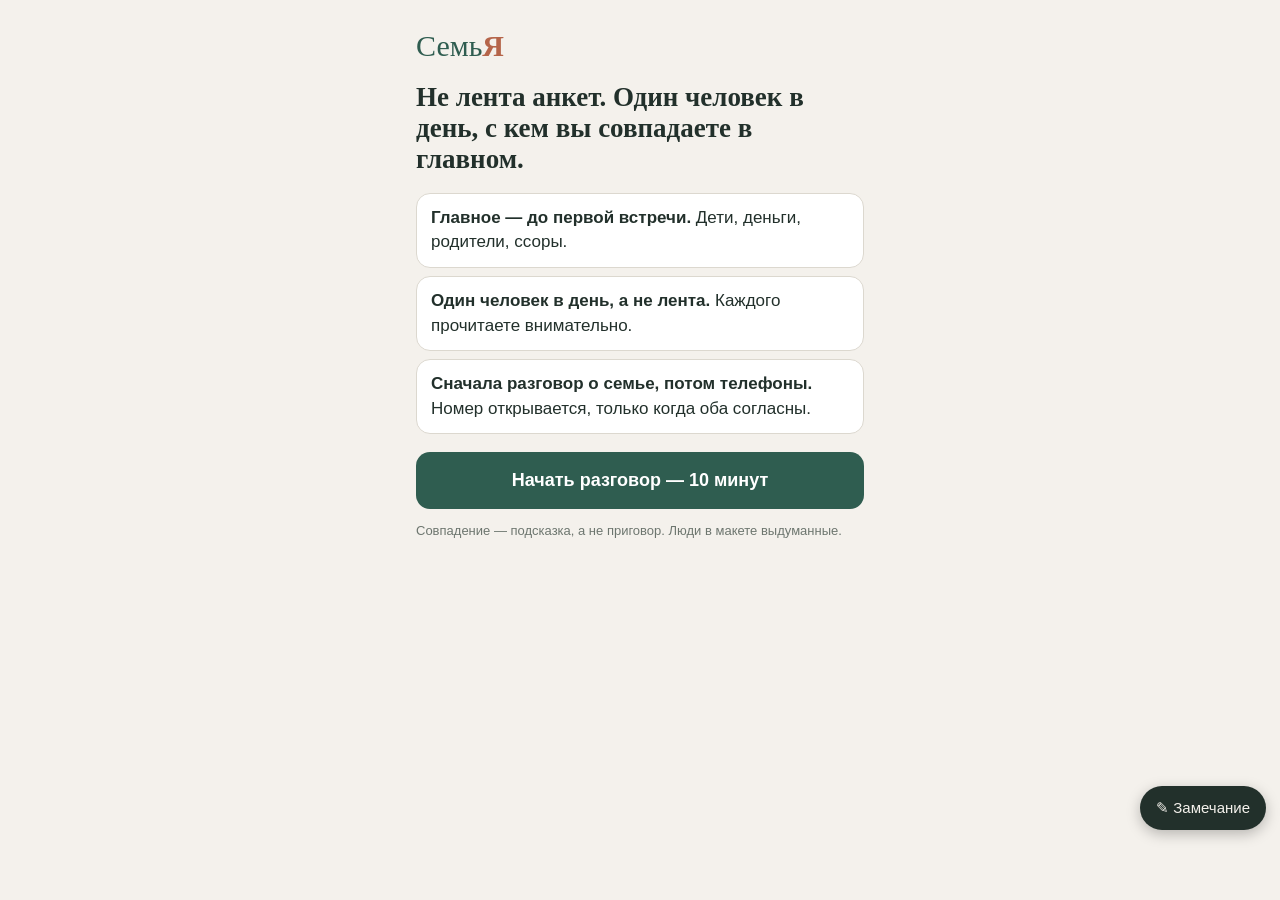
<file: 2-konservativnoe.html>
<!doctype html><meta charset="utf-8"><meta http-equiv="refresh" content="0; url=2-odin-v-den.html"><title>Переехало</title><p>Этот макет переделан. Старая версия — в папке <a href="v2/2-konservativnoe.html">v2</a>, новая — <a href="2-odin-v-den.html">здесь</a>.</p>
</file>
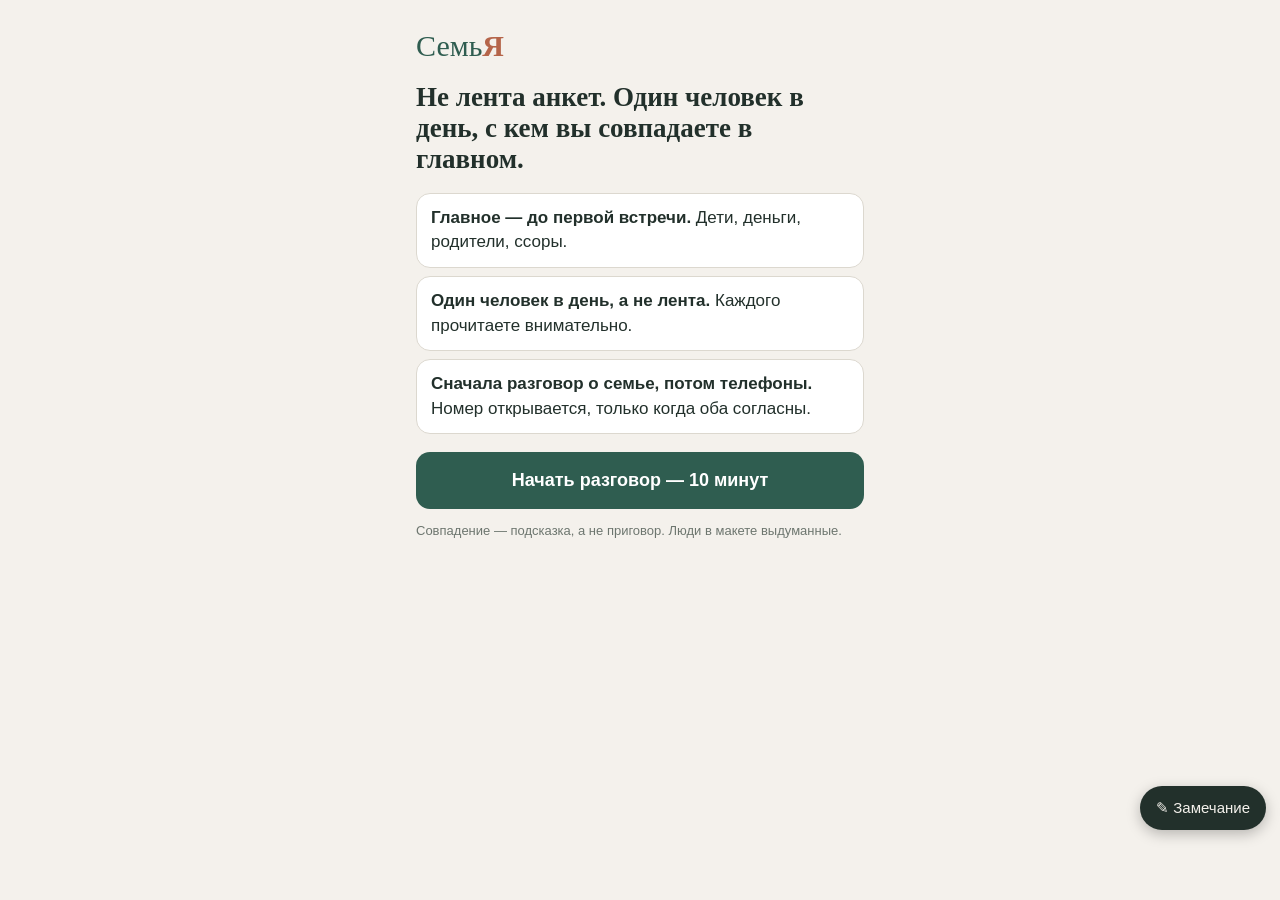
<file: 2-odin-v-den.html>
<!doctype html>
<html lang="ru">
<head>
<meta charset="utf-8">
<meta name="viewport" content="width=device-width, initial-scale=1">
<title>«СемьЯ» — один человек в день</title>
<link rel="stylesheet" href="base.css">
<style>
  :root { --bg: #F4F1EC; --card: #FFFFFF; --ink: #22302B; --muted: #6D766F; --line: #DCD8CF; --accent: #2F5D50; --on-accent: #fff;
          --good: #E3EEE8; --warn: #F6ECDC; --r: 14px; --font: -apple-system, "Segoe UI", Roboto, Arial, sans-serif; --head: Georgia, "Times New Roman", serif; }
  .wrap { padding-bottom: 130px; }
  .brand { font-family: var(--head); font-size: 30px; color: var(--accent); margin: 8px 0 0; } .brand b { color: #B5654A; }
  .hero h1 { font-size: 27px; margin: 14px 0; } .hero.sm h2 { margin-top: 18px; }
  .three { list-style: none; padding: 0; margin: 18px 0; } .three li { background: var(--card); border: 1px solid var(--line); border-radius: var(--r); padding: 12px 14px; margin-bottom: 8px; }
  .small { font-size: 13px; color: var(--muted); }
  .kick { font-size: 13px; letter-spacing: .5px; text-transform: uppercase; color: var(--accent); font-weight: 700; margin: 14px 0 6px; }
  .link { background: none; border: 0; color: var(--muted); padding: 8px 0; font-size: 15px; }
  /* собеседование */
  .chat-head { position: sticky; top: 0; background: var(--bg); padding: 8px 0; border-bottom: 1px solid var(--line); display: flex; justify-content: space-between; align-items: baseline; z-index: 5; }
  .chat-head b { font-family: var(--head); color: var(--accent); font-size: 20px; } .chat-head small { color: var(--muted); }
  .chat { display: flex; flex-direction: column; gap: 8px; padding: 12px 0; }
  .b { max-width: 84%; margin: 0; padding: 10px 14px; border-radius: 16px 16px 16px 4px; background: var(--card); border: 1px solid var(--line); align-self: flex-start; }
  .b.me { align-self: flex-end; background: #DCEBE2; border-color: #C6DCCF; border-radius: 16px 16px 4px 16px; }
  .opts { display: flex; flex-wrap: wrap; gap: 8px; margin: 8px 0; }
  .chip { padding: 10px 14px; border-radius: 99px; border: 1.5px solid var(--accent); background: var(--card); color: var(--accent); font-size: 16px; text-align: left; }
  .chip.sel { background: var(--accent); color: #fff; }
  .say { display: flex; gap: 8px; margin: 8px 0; } .say input, .say select { flex: 1; padding: 12px; font: inherit; border: 1.5px solid var(--line); border-radius: 12px; background: #fff; }
  .say button { width: 52px; border: 0; border-radius: 12px; background: var(--accent); color: #fff; font-size: 20px; }
  /* портрет-письмо */
  .letter { background: #FFFDF8; border: 1px solid var(--line); border-radius: var(--r); padding: 18px; font-family: var(--head); font-size: 18px; line-height: 1.5; }
  .letter h2 { font-size: 22px; margin: 0 0 12px; } .letter h3 { font-family: var(--font); font-size: 15px; color: var(--accent); margin: 16px 0 4px; }
  .letter ul { padding-left: 20px; margin: 0; font-size: 16px; } .letter.sm { font-size: 16px; }
  /* сегодня */
  .dayline { display: flex; justify-content: space-between; align-items: center; color: var(--muted); font-size: 14px; margin: 6px 0 12px; }
  .dots { display: flex; gap: 5px; } .dots i { width: 9px; height: 9px; border-radius: 50%; background: var(--line); } .dots i.past { background: #9FB8AE; } .dots i.now { background: var(--accent); }
  .one { background: var(--card); border: 1px solid var(--line); border-radius: 20px; padding: 18px; box-shadow: 0 10px 26px rgba(0,0,0,.06); }
  .who { display: flex; gap: 14px; align-items: center; } .who h2 { margin: 0; font-size: 26px; } .who small { color: var(--muted); font-size: 14px; }
  .who .ava { flex: 0 0 64px; height: 64px; font-size: 30px; } .who.sm { margin: 4px 0 14px; } .who.sm .ava { flex-basis: 44px; height: 44px; font-size: 20px; }
  .ava { border-radius: 50%; background: var(--accent); color: #fff; display: flex; align-items: center; justify-content: center; font-family: var(--head); }
  .why { background: var(--good); border-radius: 12px; padding: 4px 14px 12px; margin: 16px 0 10px; } .why p:last-child { margin: 0; }
  .one blockquote { font-family: var(--head); font-style: italic; font-size: 19px; color: #8A4B36; margin: 12px 0; }
  .line { font-size: 14px; color: var(--muted); }
  .two { display: flex; gap: 8px; } .two .btn { margin: 6px 0; }
  .pair { background: var(--card); border: 1px solid var(--line); border-radius: 12px; padding: 10px 14px; margin-bottom: 8px; }
  .pair small { color: var(--muted); } .pair div { display: flex; justify-content: space-between; gap: 10px; margin-top: 4px; flex-wrap: wrap; }
  .sum { background: var(--warn); border-radius: 12px; padding: 10px 14px; }
  .plate { background: var(--warn); border-radius: 12px; padding: 12px 14px; margin: 8px 0; } .plate.ok { background: var(--good); } .plate span { display: inline-block; margin: 4px 8px 0 0; }
  .talkbox { min-height: 120px; }
  .row { display: flex; gap: 12px; align-items: center; width: 100%; text-align: left; background: var(--card); border: 1px solid var(--line); border-radius: 12px; padding: 10px 12px; margin-bottom: 8px; }
  .row .ava { flex: 0 0 44px; height: 44px; font-size: 20px; } .row small { display: block; color: var(--muted); }
  .tabs { position: fixed; left: 0; right: 0; bottom: 0; display: flex; background: #fff; border-top: 1px solid var(--line); z-index: 40; padding-bottom: env(safe-area-inset-bottom); }
  .tabs button { flex: 1; border: 0; background: none; padding: 14px 4px; color: var(--muted); font-size: 15px; } .tabs button.on { color: var(--accent); font-weight: 700; box-shadow: inset 0 3px 0 var(--accent); }
  .bug { bottom: 70px; }
</style>
</head>
<body>
<div class="wrap" id="app"></div>
<script src="people.js"></script>
<script src="notes.js"></script>
<script src="v2.js"></script>
</body>
</html>
</file>
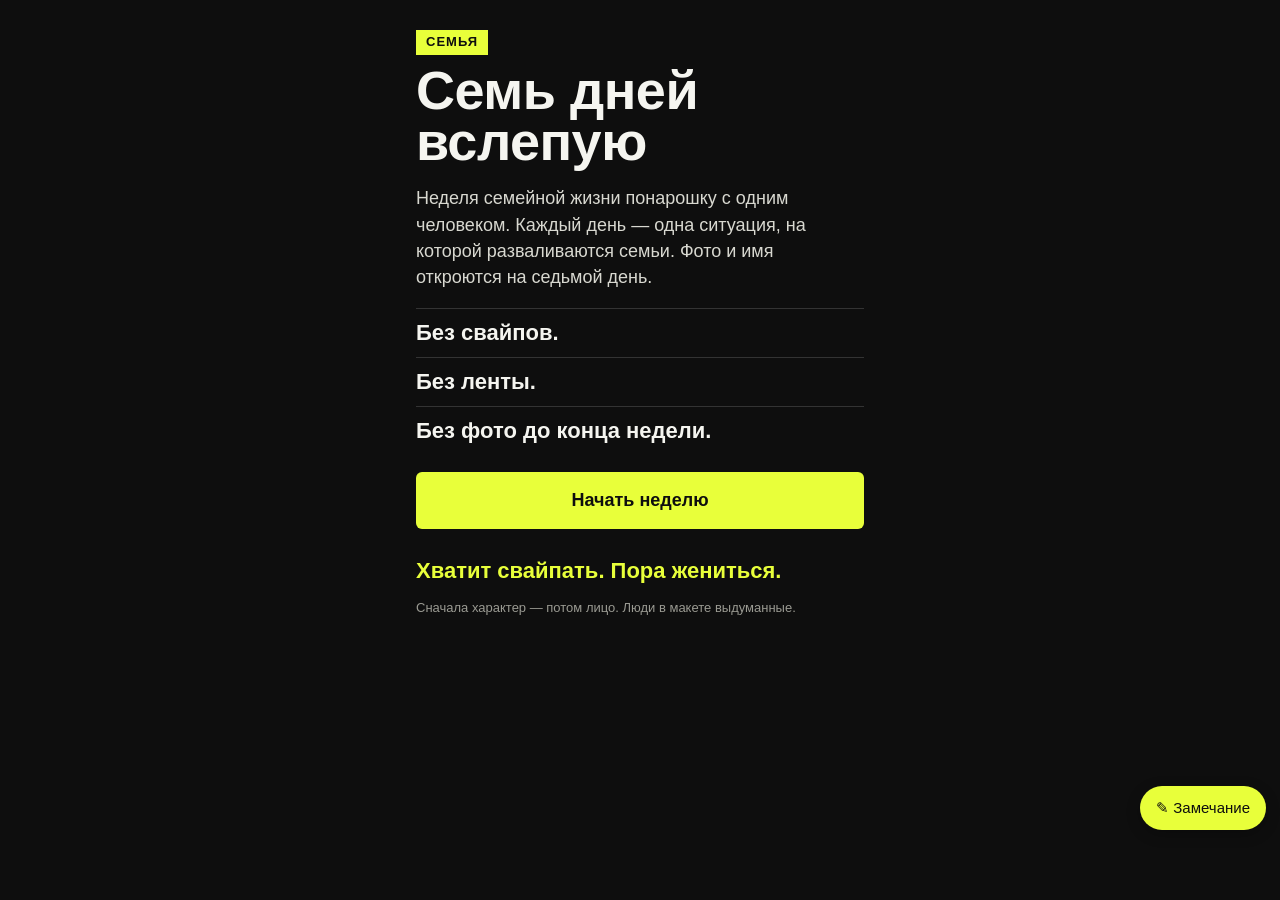
<file: 3-sem-dney.html>
<!doctype html>
<html lang="ru">
<head>
<meta charset="utf-8">
<meta name="viewport" content="width=device-width, initial-scale=1">
<title>«СемьЯ» — семь дней вслепую</title>
<link rel="stylesheet" href="base.css">
<style>
  :root { --bg: #0E0E0E; --card: #1B1B1B; --ink: #F5F5F0; --muted: #9A9A92; --line: #333; --accent: #E8FF3A; --on-accent: #0E0E0E;
          --good: #2A3300; --warn: #2B2B22; --r: 6px; --font: -apple-system, "Segoe UI", Roboto, Arial, sans-serif; --head: -apple-system, "Segoe UI", Roboto, Arial, sans-serif; }
  .wrap { padding-bottom: 130px; }
  h1, h2 { font-weight: 900; letter-spacing: -.5px; }
  .hero h1 { font-size: 54px; line-height: .95; margin: 10px 0 18px; }
  .tag { display: inline-block; background: var(--accent); color: var(--on-accent); font-weight: 800; padding: 3px 10px; margin: 14px 0 0; text-transform: uppercase; font-size: 13px; letter-spacing: 1px; }
  .lead { font-size: 18px; color: #D8D8D0; }
  .no-list { list-style: none; padding: 0; margin: 18px 0; font-size: 22px; font-weight: 800; } .no-list li { border-top: 1px solid var(--line); padding: 8px 0; }
  .slogan { font-size: 22px; font-weight: 900; color: var(--accent); margin: 26px 0 4px; }
  .small { font-size: 13px; color: var(--muted); }
  blockquote { border-left: 4px solid var(--accent); margin: 14px 0; padding: 4px 12px; font-size: 18px; font-style: italic; }
  .btn { border-radius: var(--r); text-transform: none; }
  .btn.ghost { color: var(--ink); border-color: var(--ink); }
  .field input { background: var(--card); color: var(--ink); border-color: var(--line); }
  .seg button { background: var(--card); color: var(--ink); border-color: var(--line); }
  .chips2 { display: flex; flex-wrap: wrap; gap: 8px; } .chips2.col { flex-direction: column; }
  .chips2 button { padding: 10px 12px; border: 1.5px solid var(--line); background: var(--card); color: var(--ink); border-radius: var(--r); text-align: left; font-size: 15px; }
  .chips2 button.sel, .seg button.sel { background: var(--accent); color: var(--on-accent); border-color: var(--accent); }
  .top { display: flex; justify-content: space-between; align-items: baseline; padding: 8px 0; border-bottom: 1px solid var(--line); }
  .top span { color: var(--accent); font-weight: 800; }
  .days { display: flex; gap: 6px; margin: 12px 0 18px; } .days i { flex: 1; height: 30px; display: flex; align-items: center; justify-content: center; font-style: normal; font-weight: 800; background: var(--card); color: var(--muted); border-radius: 4px; font-size: 14px; }
  .days i.past { background: #3A3A3A; color: var(--ink); } .days i.yes { background: var(--accent); color: var(--on-accent); } .days i.now { outline: 2px solid var(--accent); color: var(--ink); }
  .pre { color: var(--accent); font-weight: 800; }
  .sit { font-size: 28px; line-height: 1.12; margin: 6px 0 18px; }
  .opt { display: block; width: 100%; text-align: left; padding: 16px; margin: 0 0 10px; background: var(--card); color: var(--ink); border: 1.5px solid var(--line); border-radius: var(--r); font-size: 17px; }
  .opt:active { border-color: var(--accent); }
  .mine, .his { background: var(--card); border-radius: var(--r); padding: 12px 14px; margin-bottom: 8px; font-weight: 700; }
  .mine small, .his small { display: block; color: var(--muted); font-weight: 400; font-size: 13px; margin-bottom: 4px; }
  .his { border-left: 4px solid var(--accent); } .his em { display: block; font-weight: 400; color: #D8D8D0; margin-top: 6px; }
  .wait { color: var(--muted); }
  .ask { font-size: 20px; font-weight: 800; margin: 16px 0 8px; }
  .votes { display: flex; gap: 10px; } .votes button { flex: 1; font-size: 32px; padding: 12px; background: var(--card); border: 1.5px solid var(--line); border-radius: var(--r); }
  .score { color: var(--accent); font-weight: 800; }
  .big { font-size: 72px; margin: 10px 0; color: var(--accent); }
  .face { display: flex; gap: 14px; align-items: center; background: var(--card); padding: 14px; border-radius: var(--r); margin: 14px 0; }
  .face h2 { margin: 0; } .face p { margin: 4px 0 0; color: #D8D8D0; }
  .photo { flex: 0 0 72px; height: 72px; border-radius: 50%; background: var(--accent); color: var(--on-accent); display: flex; align-items: center; justify-content: center; font-size: 34px; font-weight: 900; }
  .two { display: flex; gap: 8px; } .two .btn { margin: 6px 0; }
  .plate { background: var(--card); border-left: 4px solid var(--accent); padding: 12px 14px; margin: 12px 0; border-radius: var(--r); }
  .drow { margin-bottom: 14px; } .drow .vs { display: grid; grid-template-columns: 1fr 1fr; gap: 8px; margin-top: 6px; } .drow .mine, .drow .his { font-size: 14px; margin: 0; }
  .tabs { position: fixed; left: 0; right: 0; bottom: 0; display: flex; background: #000; border-top: 1px solid var(--line); z-index: 40; padding-bottom: env(safe-area-inset-bottom); }
  .tabs button { flex: 1; border: 0; background: none; padding: 14px 4px; color: var(--muted); font-size: 15px; font-weight: 700; } .tabs button.on { color: var(--accent); box-shadow: inset 0 3px 0 var(--accent); }
  .bug { bottom: 70px; background: var(--accent); color: var(--on-accent); }
  @media (prefers-reduced-motion: no-preference) { .pulse { animation: blink 1s ease-in-out infinite alternate; } @keyframes blink { to { opacity: .35; } } }
</style>
</head>
<body>
<div class="wrap" id="app"></div>
<script src="people.js"></script>
<script src="notes.js"></script>
<script src="v3.js"></script>
</body>
</html>
</file>
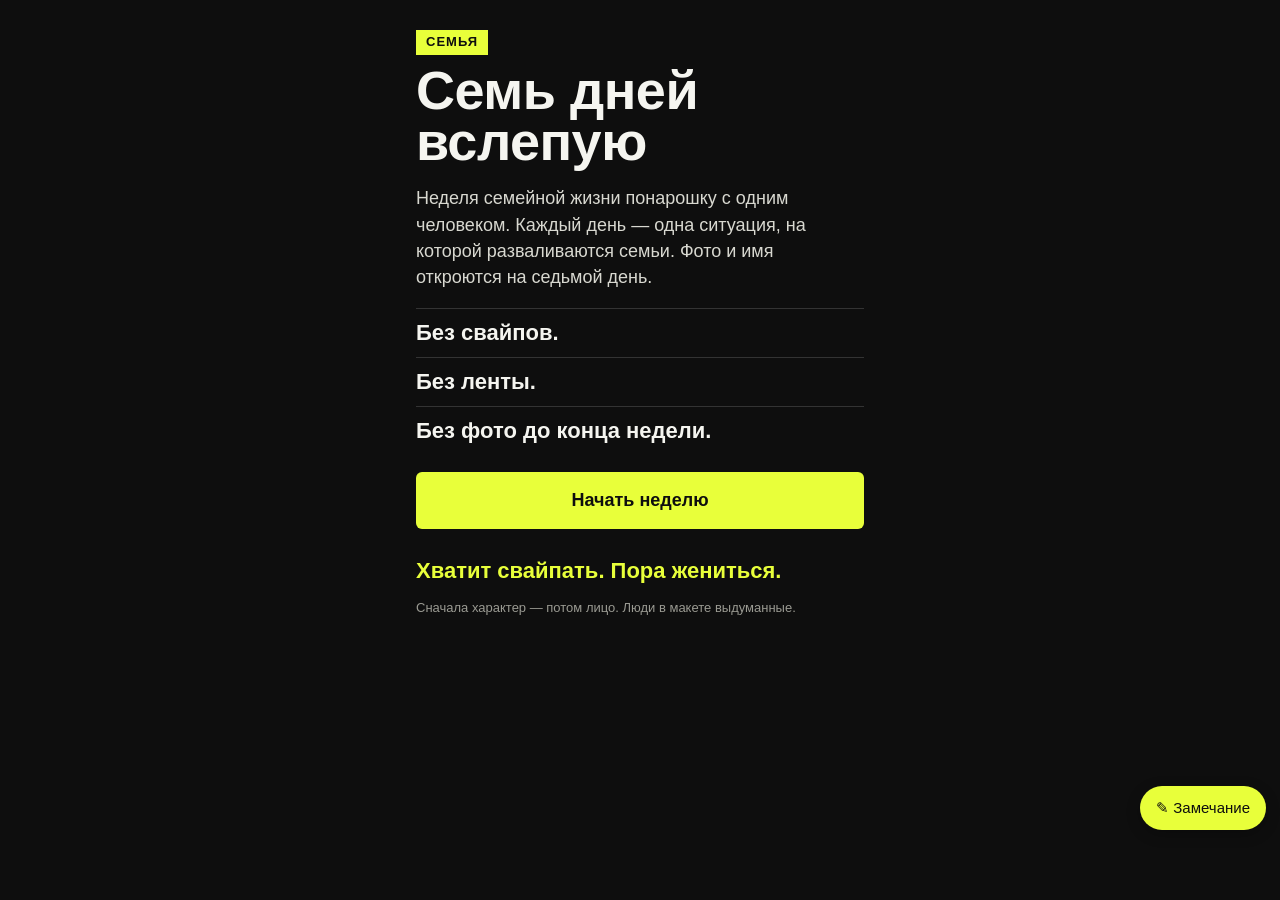
<file: 3-ultra.html>
<!doctype html><meta charset="utf-8"><meta http-equiv="refresh" content="0; url=3-sem-dney.html"><title>Переехало</title><p>Этот макет переделан. Старая версия — в папке <a href="v2/3-ultra.html">v2</a>, новая — <a href="3-sem-dney.html">здесь</a>.</p>
</file>
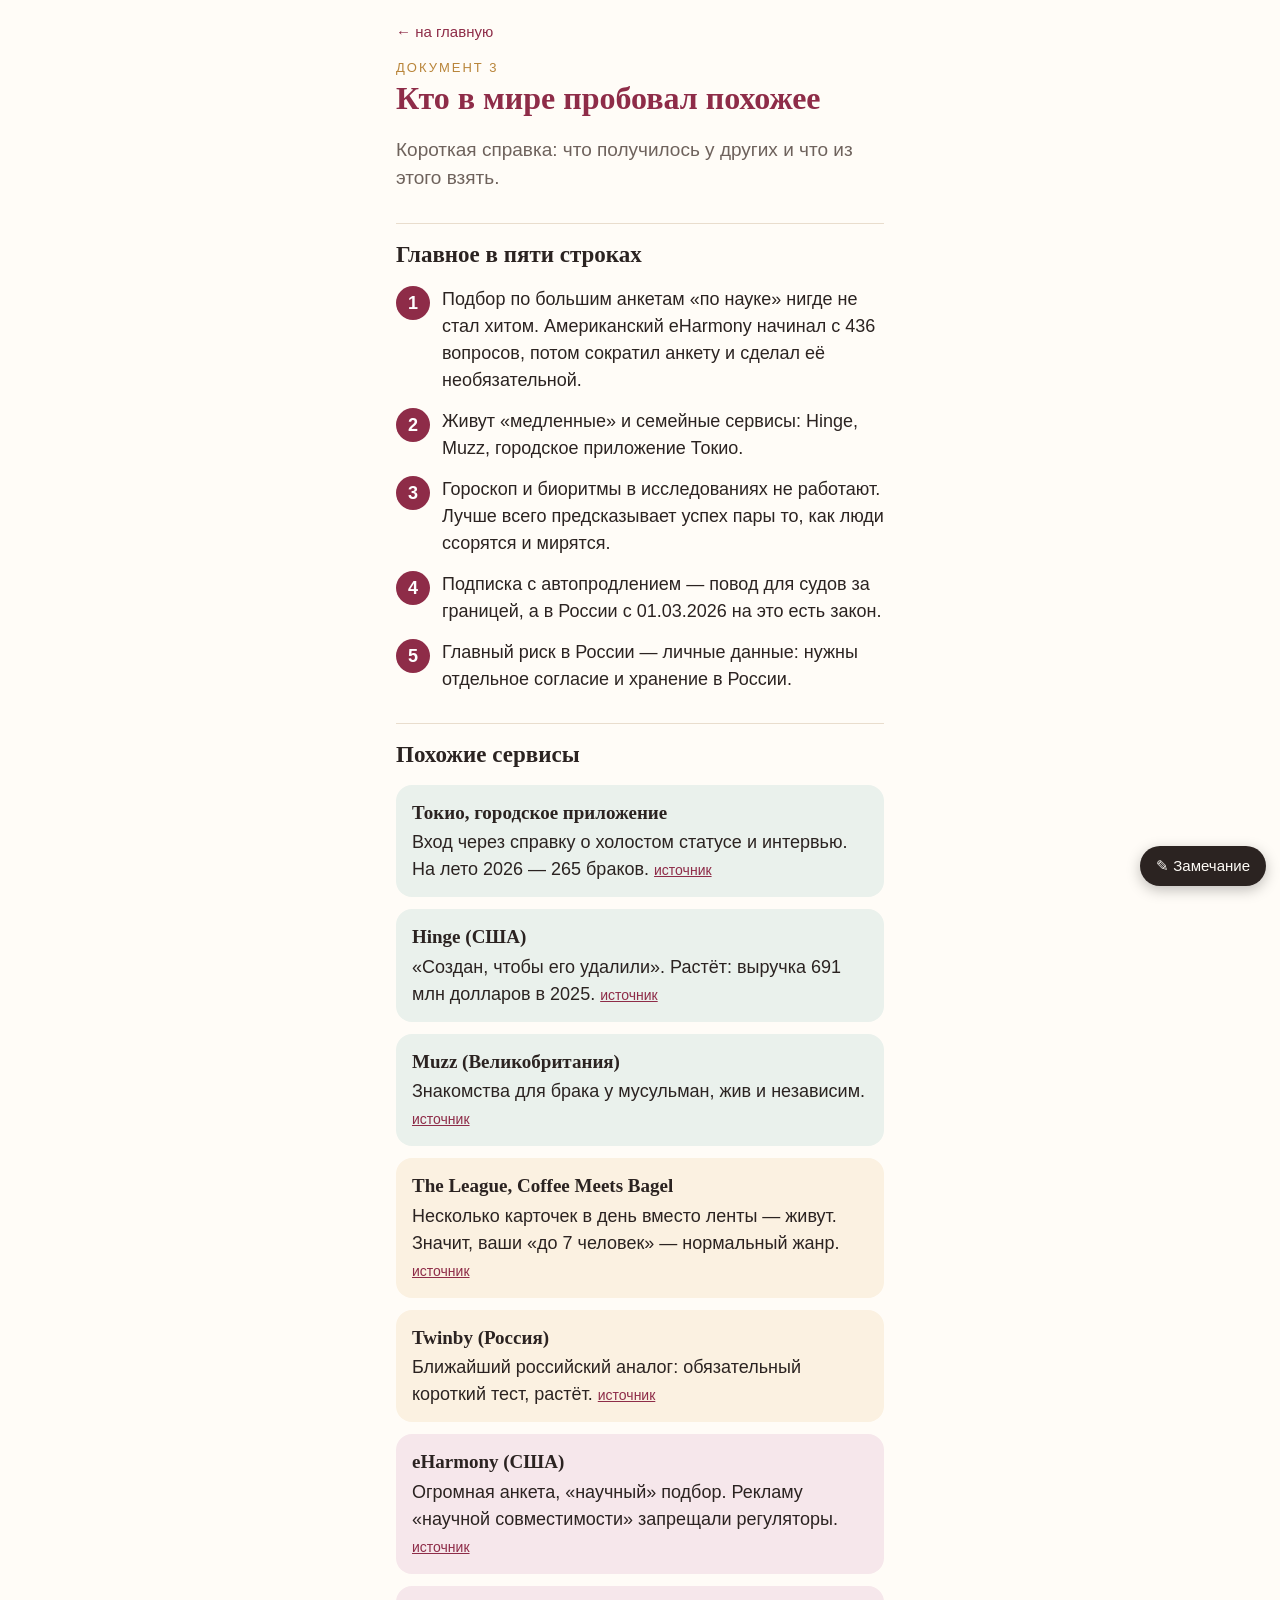
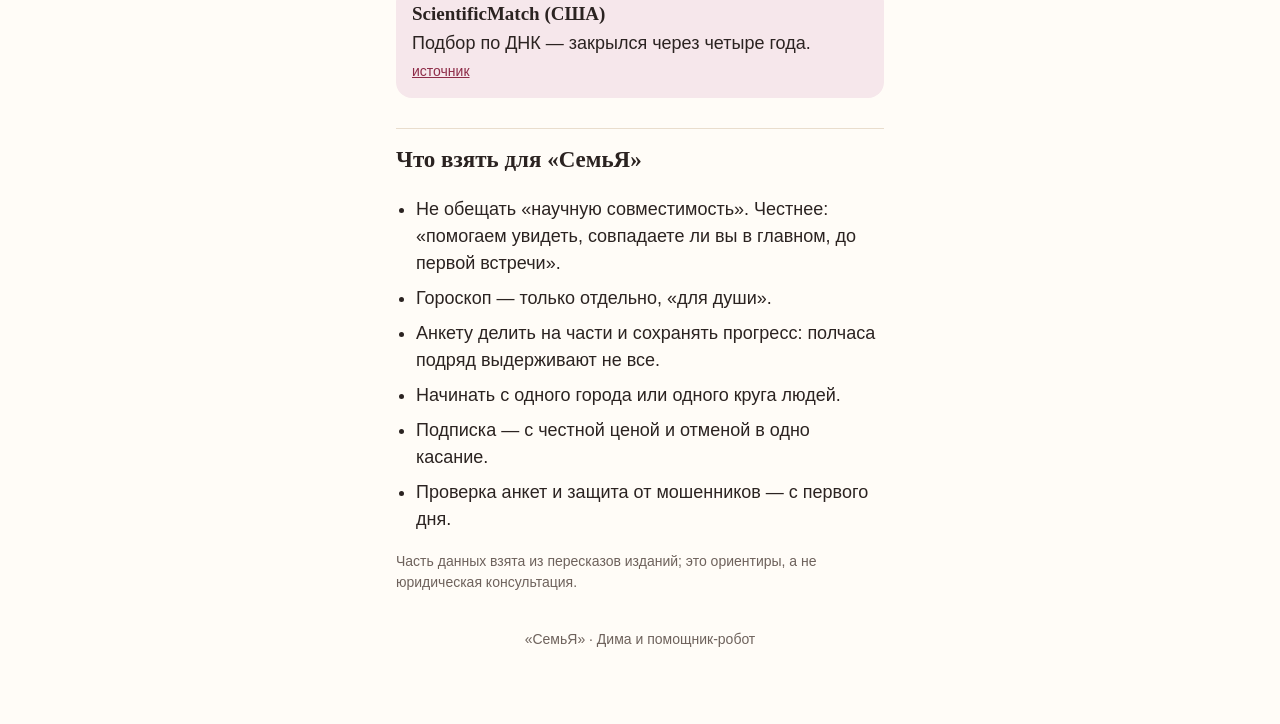
<file: docs/analogs.html>
<!doctype html>
<html lang="ru"><head><meta charset="utf-8"><meta name="viewport" content="width=device-width, initial-scale=1">
<title>Похожие сервисы в мире</title><link rel="stylesheet" href="doc.css"></head>
<body><div class="wrap">
<a class="back" href="../">← на главную</a>
<div class="kicker">Документ 3</div>
<h1>Кто в мире пробовал похожее</h1>
<p class="lead">Короткая справка: что получилось у других и что из этого взять.</p>

<h2>Главное в пяти строках</h2>
<div class="step"><span class="n">1</span><div>Подбор по большим анкетам «по науке» нигде не стал хитом. Американский eHarmony начинал с 436 вопросов, потом сократил анкету и сделал её необязательной.</div></div>
<div class="step"><span class="n">2</span><div>Живут «медленные» и семейные сервисы: Hinge, Muzz, городское приложение Токио.</div></div>
<div class="step"><span class="n">3</span><div>Гороскоп и биоритмы в исследованиях не работают. Лучше всего предсказывает успех пары то, как люди ссорятся и мирятся.</div></div>
<div class="step"><span class="n">4</span><div>Подписка с автопродлением — повод для судов за границей, а в России с 01.03.2026 на это есть закон.</div></div>
<div class="step"><span class="n">5</span><div>Главный риск в России — личные данные: нужны отдельное согласие и хранение в России.</div></div>

<h2>Похожие сервисы</h2>
<div class="box green"><b>Токио, городское приложение</b>Вход через справку о холостом статусе и интервью. На лето 2026 — 265 браков. <span class="src"><a href="https://www.globaldatinginsights.com/featured/tokyo-government-dating-app-reaches-265-marriages-formed/">источник</a></span></div>
<div class="box green"><b>Hinge (США)</b>«Создан, чтобы его удалили». Растёт: выручка 691 млн долларов в 2025. <span class="src"><a href="https://en.wikipedia.org/wiki/Hinge_(app)">источник</a></span></div>
<div class="box green"><b>Muzz (Великобритания)</b>Знакомства для брака у мусульман, жив и независим. <span class="src"><a href="https://en.wikipedia.org/wiki/Muzz_(dating_app)">источник</a></span></div>
<div class="box"><b>The League, Coffee Meets Bagel</b>Несколько карточек в день вместо ленты — живут. Значит, ваши «до 7 человек» — нормальный жанр. <span class="src"><a href="https://en.wikipedia.org/wiki/The_League_(app)">источник</a></span></div>
<div class="box"><b>Twinby (Россия)</b>Ближайший российский аналог: обязательный короткий тест, растёт. <span class="src"><a href="https://en.wikipedia.org/wiki/Twinby">источник</a></span></div>
<div class="box berry"><b>eHarmony (США)</b>Огромная анкета, «научный» подбор. Рекламу «научной совместимости» запрещали регуляторы. <span class="src"><a href="https://en.wikipedia.org/wiki/EHarmony">источник</a></span></div>
<div class="box berry"><b>ScientificMatch (США)</b>Подбор по ДНК — закрылся через четыре года. <span class="src"><a href="https://en.wikipedia.org/wiki/ScientificMatch.com">источник</a></span></div>

<h2>Что взять для «СемьЯ»</h2>
<ul>
<li>Не обещать «научную совместимость». Честнее: «помогаем увидеть, совпадаете ли вы в главном, до первой встречи».</li>
<li>Гороскоп — только отдельно, «для души».</li>
<li>Анкету делить на части и сохранять прогресс: полчаса подряд выдерживают не все.</li>
<li>Начинать с одного города или одного круга людей.</li>
<li>Подписка — с честной ценой и отменой в одно касание.</li>
<li>Проверка анкет и защита от мошенников — с первого дня.</li>
</ul>
<p class="src">Часть данных взята из пересказов изданий; это ориентиры, а не юридическая консультация.</p>
<p class="foot">«СемьЯ» · Дима и помощник-робот</p>
</div><script src="../notes.js"></script></body></html>
</file>
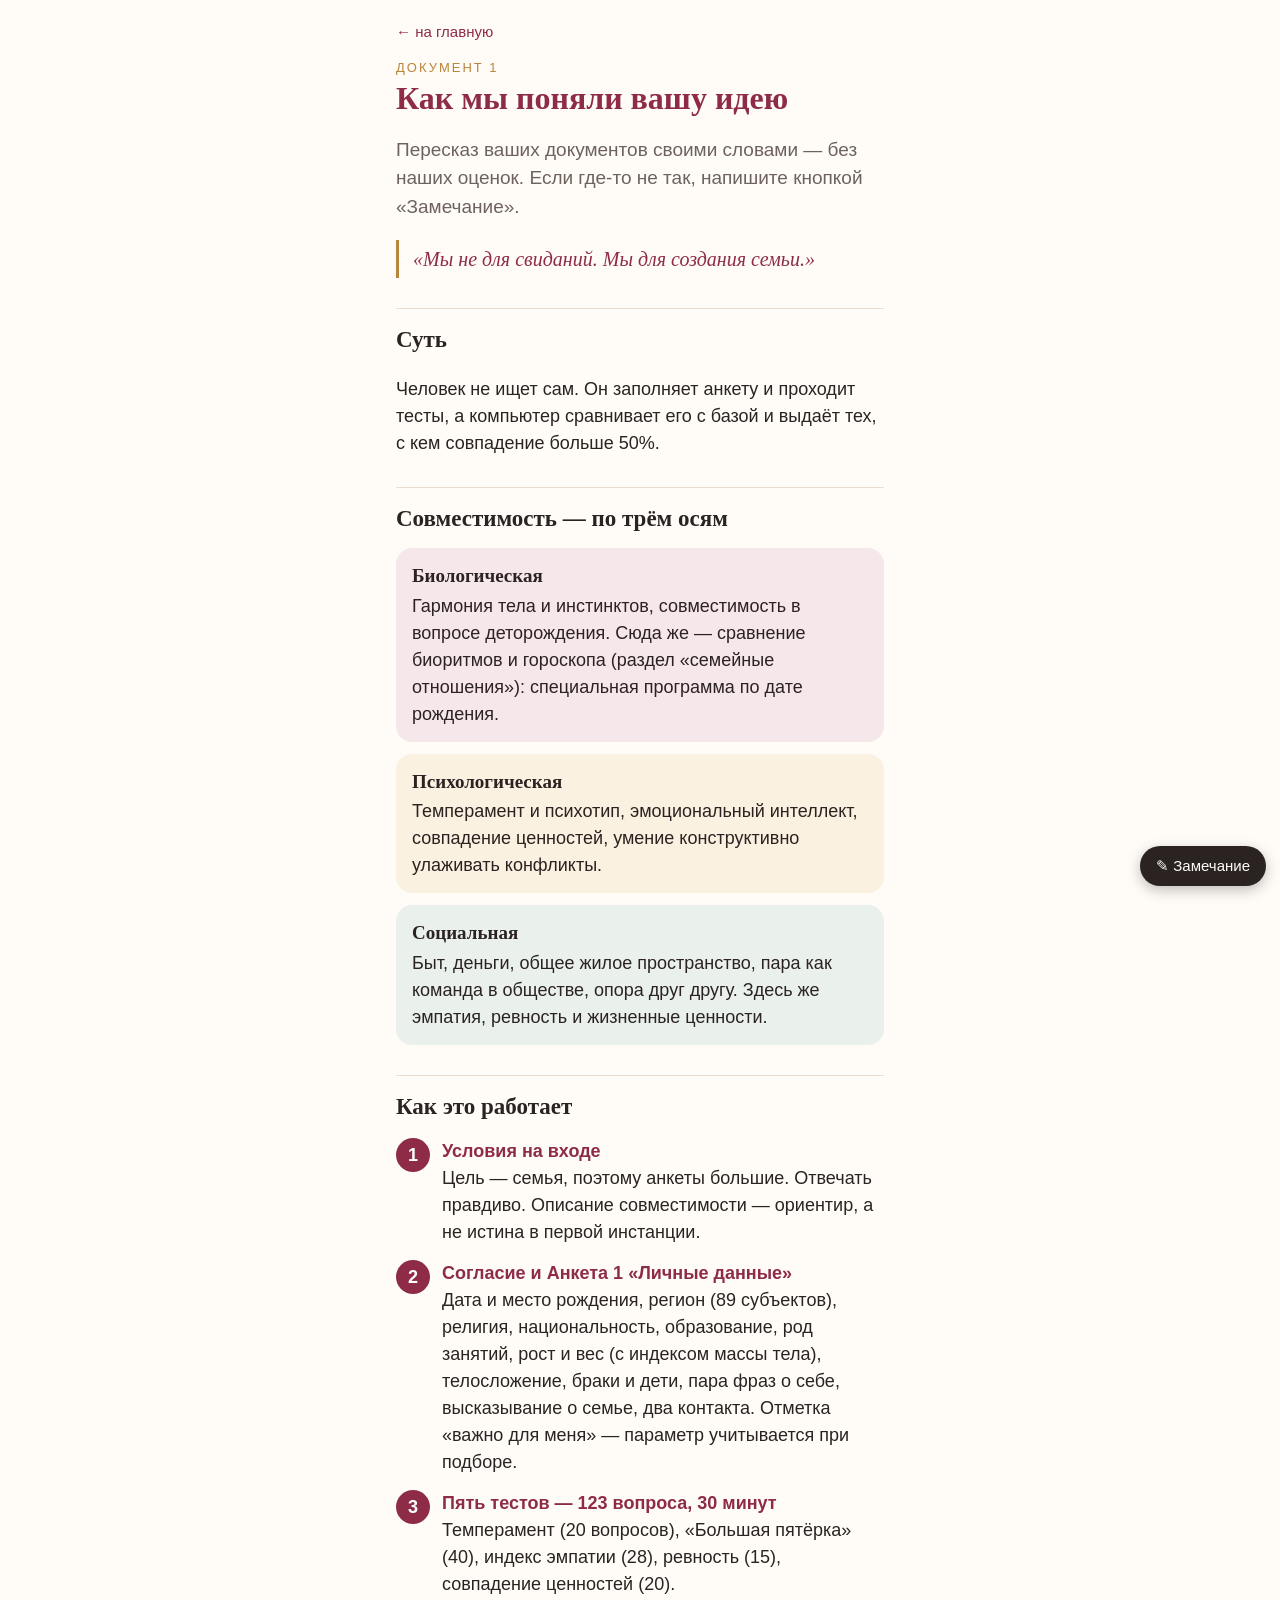
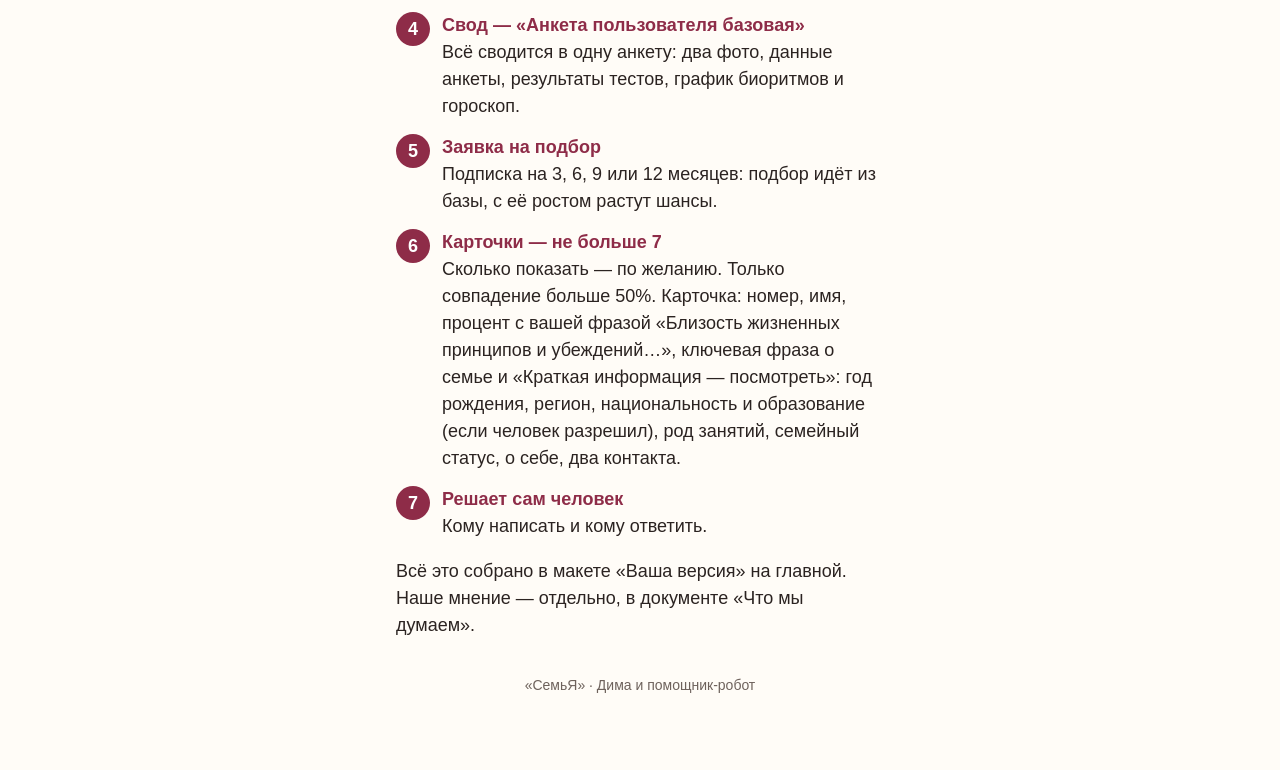
<file: docs/idea.html>
<!doctype html>
<html lang="ru"><head><meta charset="utf-8"><meta name="viewport" content="width=device-width, initial-scale=1">
<title>Как мы поняли идею</title><link rel="stylesheet" href="doc.css"></head>
<body><div class="wrap">
<a class="back" href="../">← на главную</a>
<div class="kicker">Документ 1</div>
<h1>Как мы поняли вашу идею</h1>
<p class="lead">Пересказ ваших документов своими словами — без наших оценок. Если где-то не так, напишите кнопкой «Замечание».</p>

<div class="quote">«Мы не для свиданий. Мы для создания семьи.»</div>

<h2>Суть</h2>
<p>Человек не ищет сам. Он заполняет анкету и проходит тесты, а компьютер сравнивает его с базой и выдаёт тех, с кем совпадение больше 50%.</p>

<h2>Совместимость — по трём осям</h2>
<div class="box berry"><b>Биологическая</b>Гармония тела и инстинктов, совместимость в вопросе деторождения. Сюда же — сравнение биоритмов и гороскопа (раздел «семейные отношения»): специальная программа по дате рождения.</div>
<div class="box"><b>Психологическая</b>Темперамент и психотип, эмоциональный интеллект, совпадение ценностей, умение конструктивно улаживать конфликты.</div>
<div class="box green"><b>Социальная</b>Быт, деньги, общее жилое пространство, пара как команда в обществе, опора друг другу. Здесь же эмпатия, ревность и жизненные ценности.</div>

<h2>Как это работает</h2>
<div class="step"><span class="n">1</span><div><b>Условия на входе</b>Цель — семья, поэтому анкеты большие. Отвечать правдиво. Описание совместимости — ориентир, а не истина в первой инстанции.</div></div>
<div class="step"><span class="n">2</span><div><b>Согласие и Анкета 1 «Личные данные»</b>Дата и место рождения, регион (89 субъектов), религия, национальность, образование, род занятий, рост и вес (с индексом массы тела), телосложение, браки и дети, пара фраз о себе, высказывание о семье, два контакта. Отметка «важно для меня» — параметр учитывается при подборе.</div></div>
<div class="step"><span class="n">3</span><div><b>Пять тестов — 123 вопроса, 30 минут</b>Темперамент (20 вопросов), «Большая пятёрка» (40), индекс эмпатии (28), ревность (15), совпадение ценностей (20).</div></div>
<div class="step"><span class="n">4</span><div><b>Свод — «Анкета пользователя базовая»</b>Всё сводится в одну анкету: два фото, данные анкеты, результаты тестов, график биоритмов и гороскоп.</div></div>
<div class="step"><span class="n">5</span><div><b>Заявка на подбор</b>Подписка на 3, 6, 9 или 12 месяцев: подбор идёт из базы, с её ростом растут шансы.</div></div>
<div class="step"><span class="n">6</span><div><b>Карточки — не больше 7</b>Сколько показать — по желанию. Только совпадение больше 50%. Карточка: номер, имя, процент с вашей фразой «Близость жизненных принципов и убеждений…», ключевая фраза о семье и «Краткая информация — посмотреть»: год рождения, регион, национальность и образование (если человек разрешил), род занятий, семейный статус, о себе, два контакта.</div></div>
<div class="step"><span class="n">7</span><div><b>Решает сам человек</b>Кому написать и кому ответить.</div></div>

<p>Всё это собрано в макете «Ваша версия» на главной. Наше мнение — отдельно, в документе «Что мы думаем».</p>
<p class="foot">«СемьЯ» · Дима и помощник-робот</p>
</div><script src="../notes.js"></script></body></html>
</file>
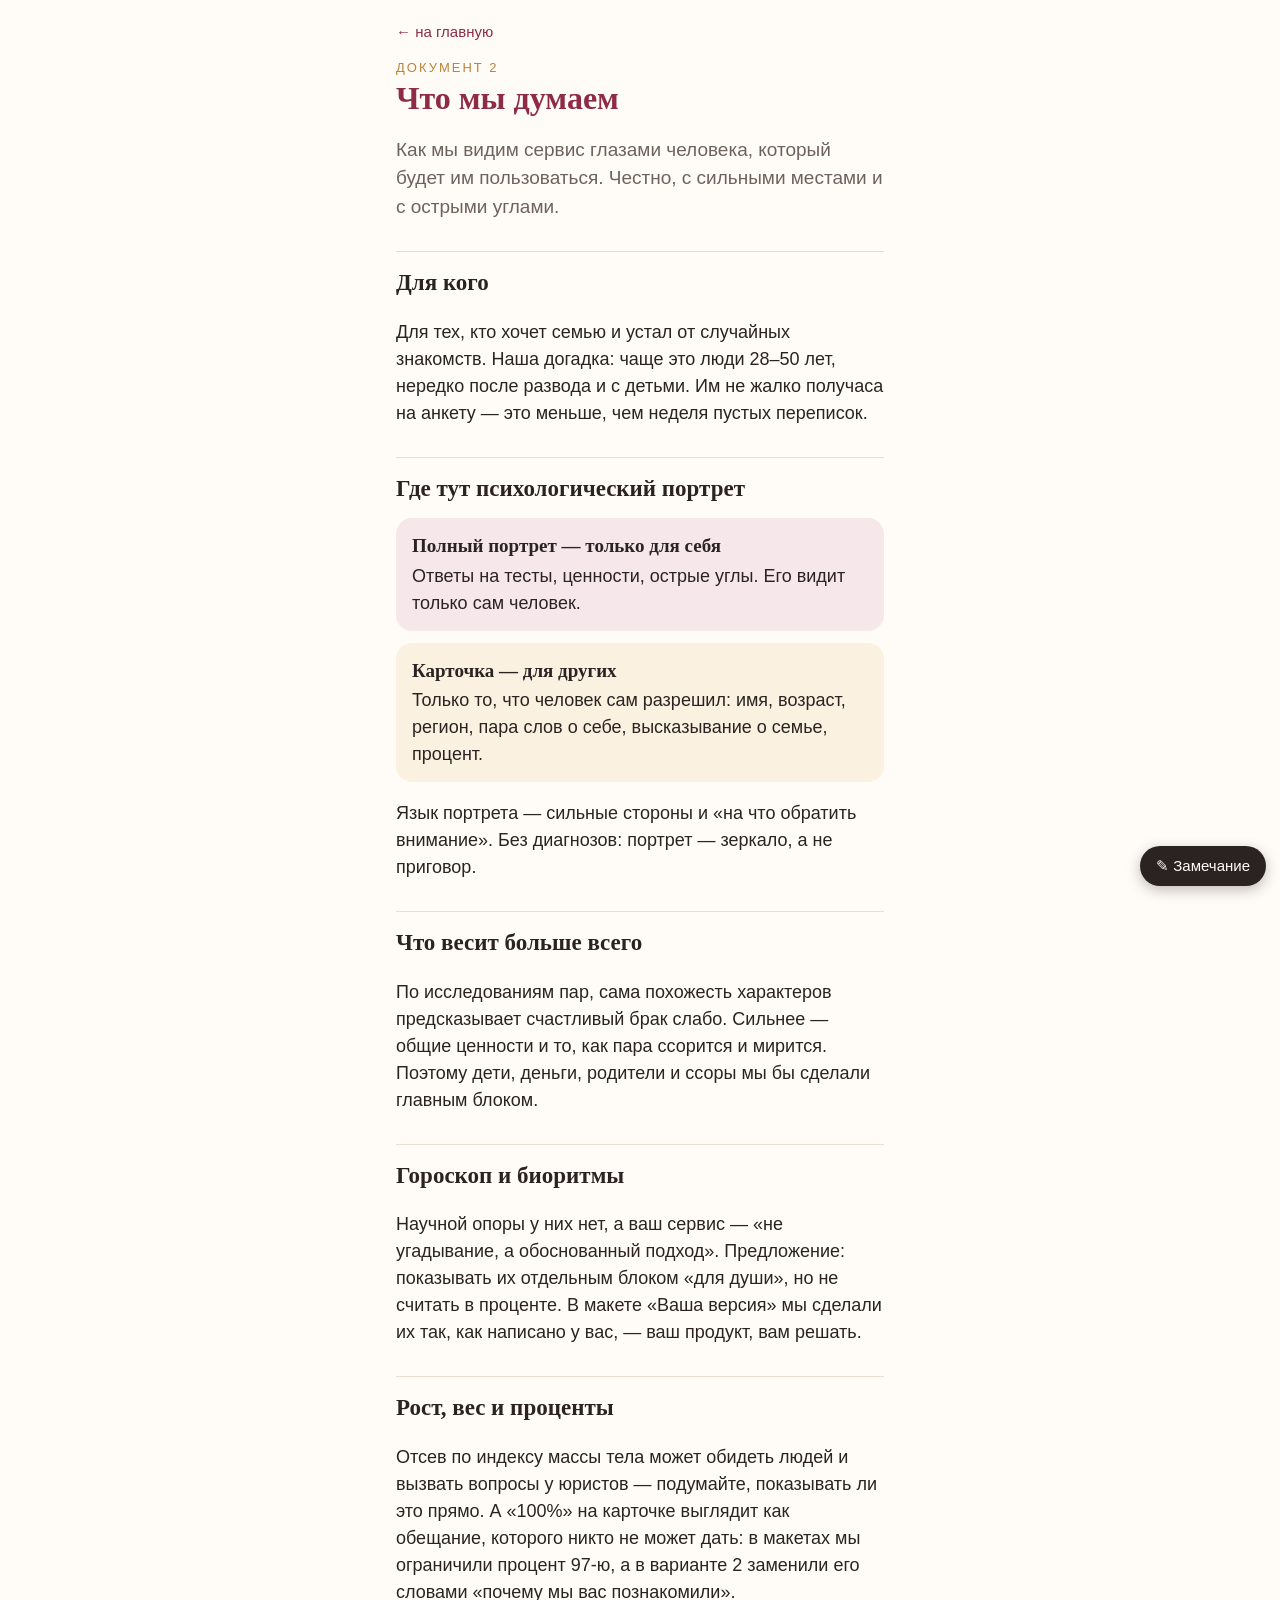
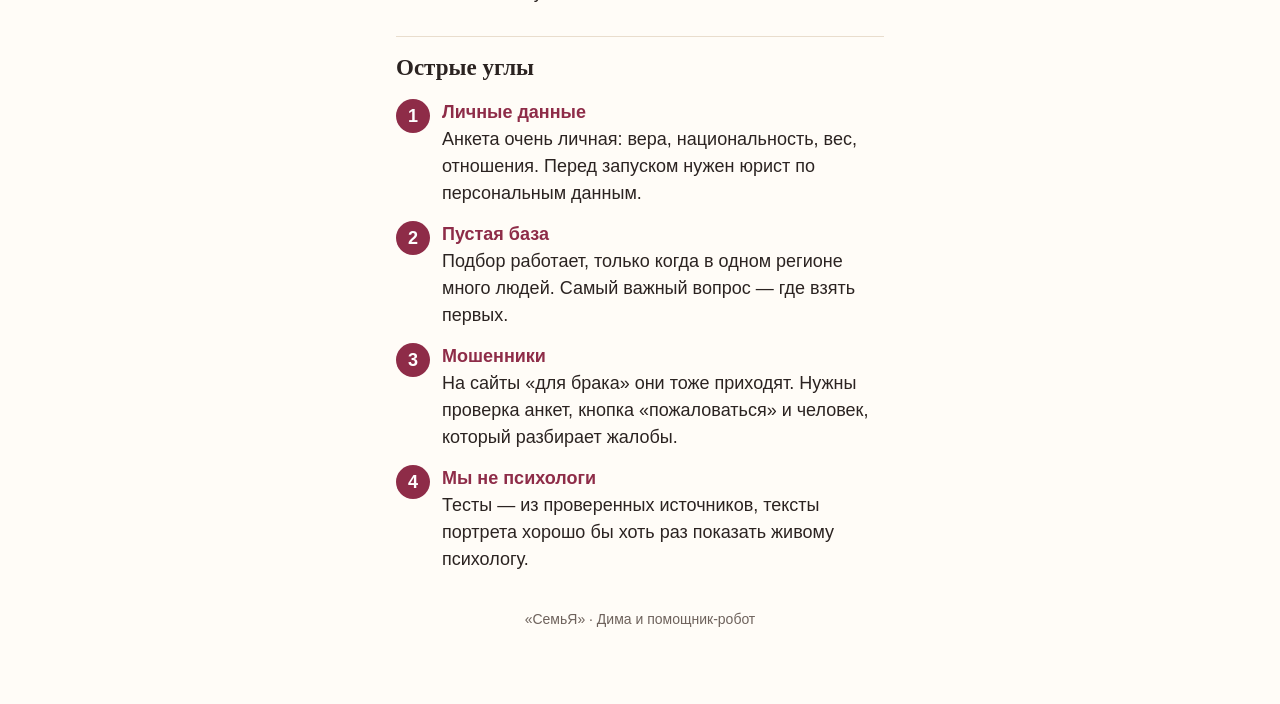
<file: docs/vision.html>
<!doctype html>
<html lang="ru"><head><meta charset="utf-8"><meta name="viewport" content="width=device-width, initial-scale=1">
<title>Что мы думаем</title><link rel="stylesheet" href="doc.css"></head>
<body><div class="wrap">
<a class="back" href="../">← на главную</a>
<div class="kicker">Документ 2</div>
<h1>Что мы думаем</h1>
<p class="lead">Как мы видим сервис глазами человека, который будет им пользоваться. Честно, с сильными местами и с острыми углами.</p>

<h2>Для кого</h2>
<p>Для тех, кто хочет семью и устал от случайных знакомств. Наша догадка: чаще это люди 28–50 лет, нередко после развода и с детьми. Им не жалко получаса на анкету — это меньше, чем неделя пустых переписок.</p>

<h2>Где тут психологический портрет</h2>
<div class="box berry"><b>Полный портрет — только для себя</b>Ответы на тесты, ценности, острые углы. Его видит только сам человек.</div>
<div class="box"><b>Карточка — для других</b>Только то, что человек сам разрешил: имя, возраст, регион, пара слов о себе, высказывание о семье, процент.</div>
<p>Язык портрета — сильные стороны и «на что обратить внимание». Без диагнозов: портрет — зеркало, а не приговор.</p>

<h2>Что весит больше всего</h2>
<p>По исследованиям пар, сама похожесть характеров предсказывает счастливый брак слабо. Сильнее — общие ценности и то, как пара ссорится и мирится. Поэтому дети, деньги, родители и ссоры мы бы сделали главным блоком.</p>

<h2>Гороскоп и биоритмы</h2>
<p>Научной опоры у них нет, а ваш сервис — «не угадывание, а обоснованный подход». Предложение: показывать их отдельным блоком «для души», но не считать в проценте. В макете «Ваша версия» мы сделали их так, как написано у вас, — ваш продукт, вам решать.</p>

<h2>Рост, вес и проценты</h2>
<p>Отсев по индексу массы тела может обидеть людей и вызвать вопросы у юристов — подумайте, показывать ли это прямо. А «100%» на карточке выглядит как обещание, которого никто не может дать: в макетах мы ограничили процент 97-ю, а в варианте 2 заменили его словами «почему мы вас познакомили».</p>

<h2>Острые углы</h2>
<div class="step"><span class="n">1</span><div><b>Личные данные</b>Анкета очень личная: вера, национальность, вес, отношения. Перед запуском нужен юрист по персональным данным.</div></div>
<div class="step"><span class="n">2</span><div><b>Пустая база</b>Подбор работает, только когда в одном регионе много людей. Самый важный вопрос — где взять первых.</div></div>
<div class="step"><span class="n">3</span><div><b>Мошенники</b>На сайты «для брака» они тоже приходят. Нужны проверка анкет, кнопка «пожаловаться» и человек, который разбирает жалобы.</div></div>
<div class="step"><span class="n">4</span><div><b>Мы не психологи</b>Тесты — из проверенных источников, тексты портрета хорошо бы хоть раз показать живому психологу.</div></div>
<p class="foot">«СемьЯ» · Дима и помощник-робот</p>
</div><script src="../notes.js"></script></body></html>
</file>
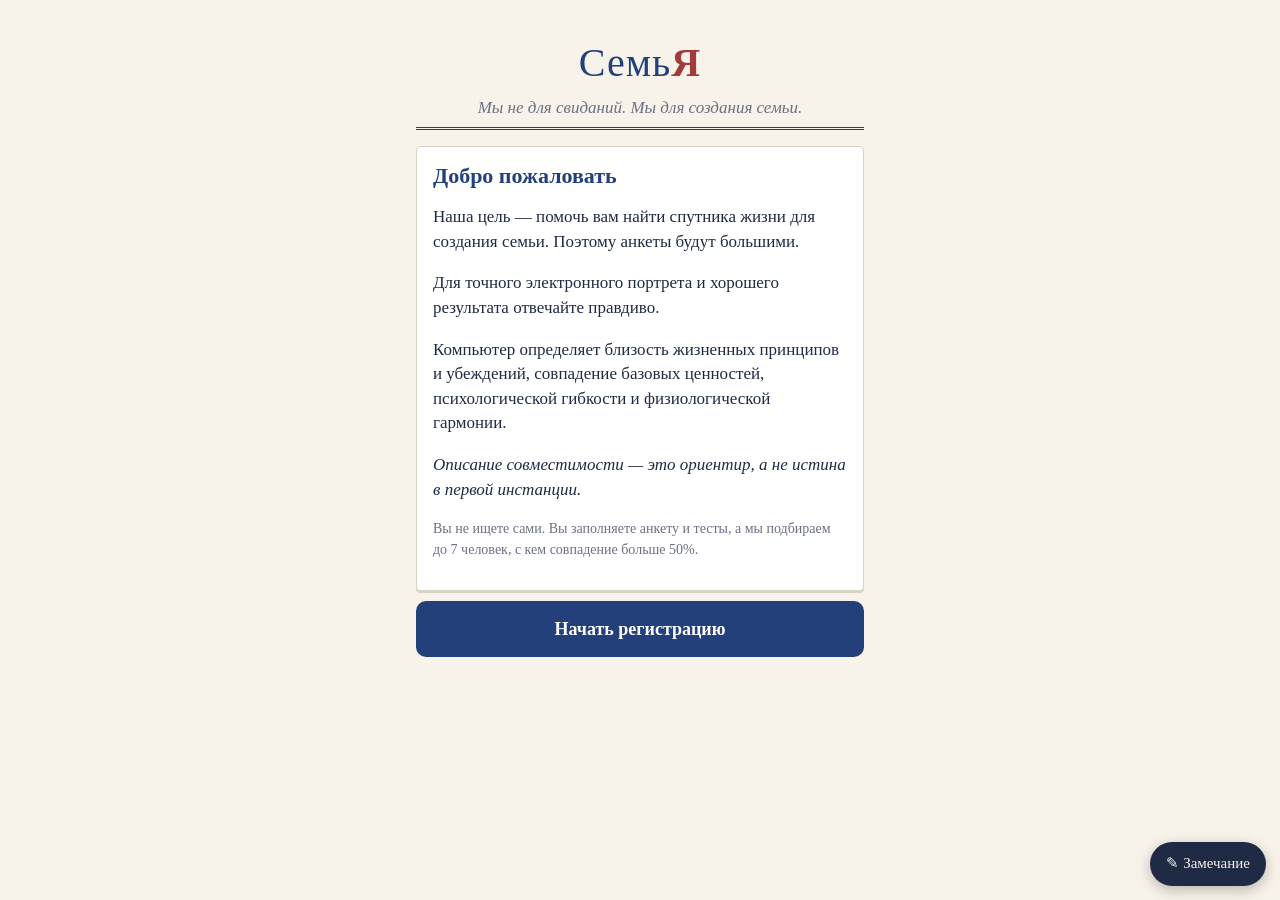
<file: v1/1-ee-videnie.html>
<!doctype html>
<html lang="ru">
<head>
<meta charset="utf-8">
<meta name="viewport" content="width=device-width, initial-scale=1">
<title>«СемьЯ» — её видение</title>
<link rel="stylesheet" href="base.css">
<style>
  :root {
    --bg: #F7F3EA; --card: #FFFFFF; --ink: #1F2A44; --muted: #6B7084; --line: #D9D3C4;
    --accent: #23407A; --on-accent: #FFFFFF; --good: #E8F0E3; --warn: #FBF0DA; --r: 10px;
    --font: Georgia, "Times New Roman", serif; --head: Georgia, "Times New Roman", serif;
  }
  .top { text-align: center; padding: 18px 0 6px; border-bottom: 3px double var(--accent); margin-bottom: 16px; }
  .logo { font-size: 40px; color: var(--accent); margin: 0; letter-spacing: 1px; }
  .logo b { color: #A23B3B; }
  .motto { font-style: italic; margin: 4px 0 0; color: var(--muted); }
  .doc { background: var(--card); border: 1px solid var(--line); padding: 16px; border-radius: 4px; box-shadow: 0 2px 0 var(--line); }
  .doc h2 { color: var(--accent); font-size: 22px; margin: 0 0 10px; }
  .imp { display: flex; align-items: center; gap: 6px; font-size: 13px; color: var(--muted); margin-top: 4px; }
  .test { display: flex; justify-content: space-between; gap: 10px; padding: 12px 0; border-bottom: 1px dashed var(--line); }
  .test small { color: var(--muted); display: block; }
  .test .st { font-size: 13px; color: var(--muted); white-space: nowrap; }
  .test .st.go { color: var(--accent); font-weight: 700; }
  .ph { background: repeating-linear-gradient(45deg, #F2EEE4, #F2EEE4 8px, #EAE4D6 8px, #EAE4D6 16px); border-radius: var(--r); padding: 14px 16px; margin-bottom: 10px; color: var(--muted); font-size: 15px; }
  .ph b { color: var(--ink); }
  .plan { display: flex; justify-content: space-between; align-items: center; border: 1.5px solid var(--line); border-radius: var(--r); padding: 14px 16px; margin-bottom: 10px; background: var(--card); }
  .plan.best { border-color: var(--accent); }
  .plan span { color: var(--muted); font-size: 14px; }
  .stamp { display: inline-block; border: 2px solid #A23B3B; color: #A23B3B; padding: 2px 8px; transform: rotate(-3deg); font-size: 13px; margin-bottom: 10px; }
  .card header { font-family: Georgia, serif; }
  .card .lead { font-size: 13px; color: var(--muted); border-top: 0; }
</style>
</head>
<body>
<div class="wrap">
  <div class="top"><p class="logo">Семь<b>Я</b></p><p class="motto">Мы не для свиданий. Мы для создания семьи.</p></div>

  <section data-screen="start">
    <div class="doc">
      <h2>Добро пожаловать</h2>
      <p>Наша цель — помочь вам найти спутника жизни для создания семьи. Поэтому анкеты будут большими.</p>
      <p>Для точного электронного портрета и хорошего результата отвечайте правдиво.</p>
      <p>Компьютер определяет близость жизненных принципов и убеждений, совпадение базовых ценностей, психологической гибкости и физиологической гармонии.</p>
      <p><i>Описание совместимости — это ориентир, а не истина в первой инстанции.</i></p>
      <p class="note">Вы не ищете сами. Вы заполняете анкету и тесты, а мы подбираем до 7 человек, с кем совпадение больше 50%.</p>
    </div>
    <button class="btn" data-go="consent">Начать регистрацию</button>
  </section>

  <section data-screen="consent">
    <div class="doc">
      <h2>Согласие на обработку данных</h2>
      <p>Анкета содержит личные сведения. Мы используем их только для подбора и показываем другим людям только то, что вы отметите.</p>
      <p class="note">В настоящем сайте здесь будет полный текст согласия, составленный юристом.</p>
      <label class="imp" style="font-size:16px;color:var(--ink)"><input type="checkbox" checked> Я согласен(на) на обработку персональных данных</label>
    </div>
    <button class="btn" data-go="anketa">Далее</button>
  </section>

  <section data-screen="anketa">
    <div class="doc">
      <span class="stamp">Анкета 1</span>
      <h2>Личные данные</h2>
      <p class="note">Галочка «важно для меня» — параметр учитывается при подборе.</p>
      <div class="field"><label>Имя или ник</label><input placeholder="Например, Ольга"></div>
      <div class="field"><label>Пол</label><div class="seg"><button data-gender="w" class="sel">Женский</button><button data-gender="m">Мужской</button></div></div>
      <div class="field"><label>Дата рождения (18+)</label><input type="date" value="1985-05-12"></div>
      <div class="field"><label>Место рождения</label><input placeholder="Город"></div>
      <div class="field"><label>Религия</label><select><option>Не указывать</option><option>Православие</option><option>Ислам</option><option>Другое</option></select><label class="imp"><input type="checkbox"> важно для меня</label></div>
      <div class="field"><label>Регион проживания</label><select><option>Тверская область</option><option>Москва</option><option>Санкт-Петербург</option><option>…все 89 субъектов</option></select></div>
      <div class="field"><label>Национальность</label><input><label class="imp"><input type="checkbox"> важно для меня</label></div>
      <div class="field"><label>Образование</label><select><option>Высшее</option><option>Среднее профессиональное</option><option>Несколько высших</option><option>Незаконченное высшее</option></select><label class="imp"><input type="checkbox"> важно для меня</label></div>
      <div class="field"><label>Род занятий</label><select><option>Интеллектуальный труд</option><option>Социальный труд</option><option>Физический труд</option><option>Творческий труд</option><option>Организационно-управленческий</option></select></div>
      <div class="field"><label>Рост, см / вес, кг</label><div class="seg"><input value="168" style="flex:1"><input value="62" style="flex:1"></div><label class="imp"><input type="checkbox"> важно для меня</label></div>
      <div class="field"><label>Телосложение</label><select><option>Эктоморф — худощавое</option><option>Мезоморф — атлетическое</option><option>Эндоморф — округлое</option></select></div>
      <div class="field"><label>Семейный статус</label><select><option>Нет браков, детей нет</option><option>1 брак, 1 ребёнок</option><option>2 брака, 2 детей</option></select></div>
      <div class="field"><label>Коротко о себе (для карточки)</label><select><option>«Ценю в людях доброту, пунктуальность и умение держать слово»</option><option>«Умею создавать уют вокруг себя»</option><option>Написать самому…</option></select></div>
      <div class="field"><label>Высказывание о семье (для карточки)</label><select><option>«Семья — это не главное. Это всё»</option><option>«Семейный круг — безопасная гавань»</option><option>«Семья — это сердце дома»</option></select></div>
      <div class="field"><label>Контакты для знакомства (выберите 2)</label><select><option>WhatsApp и телефон</option><option>Телеграм и почта</option><option>ВКонтакте и Макс</option></select></div>
    </div>
    <button class="btn" data-go="tests">Сохранить и перейти к тестам</button>
  </section>

  <section data-screen="tests">
    <div class="doc">
      <h2>Тесты</h2>
      <p>5 тестов, 123 вопроса, около 30 минут. Можно проходить по одному.</p>
      <div class="test"><div>Определение темперамента<small>20 вопросов, 5 минут</small></div><span class="st">в макете нет</span></div>
      <div class="test"><div>Опросник «Большая пятёрка»<small>40 вопросов, 10 минут</small></div><span class="st">в макете нет</span></div>
      <div class="test"><div>Индекс эмпатии<small>28 вопросов, 7 минут</small></div><span class="st">в макете нет</span></div>
      <div class="test"><div>Ревность<small>15 вопросов, 3 минуты</small></div><span class="st">в макете нет</span></div>
      <div class="test"><div>Совпадение ценностей<small>в макете — 8 вопросов о семье</small></div><span class="st go">пройти →</span></div>
      <p class="note">Тексты пяти тестов пока не прислали. В макете работает только короткий тест о ценностях семьи.</p>
    </div>
    <button class="btn" data-go="quiz">Пройти тест «Совпадение ценностей»</button>
  </section>

  <section data-screen="quiz"><div class="doc" id="quiz"></div></section>

  <section data-screen="portrait">
    <h2 style="color:var(--accent)">Анкета пользователя базовая</h2>
    <p class="note">Свод анкеты и тестов. Это видите только вы.</p>
    <div class="ph"><b>Темперамент:</b> появится после теста «Определение темперамента»</div>
    <div class="ph"><b>Психотип:</b> появится после «Большой пятёрки»</div>
    <div class="ph"><b>Эмпатия · Ревность:</b> появятся после тестов</div>
    <div class="ph"><b>График биоритмов · Гороскоп:</b> заполняются автоматически по дате рождения</div>
    <h3>Жизненные ценности</h3>
    <div id="portrait"></div>
    <button class="btn" data-go="sub">Подать заявку на подбор</button>
  </section>

  <section data-screen="sub">
    <h2 style="color:var(--accent)">Подписка</h2>
    <p>Подбор идёт из имеющейся базы. С ростом базы растёт шанс совместимости, поэтому удобнее подписка на период.</p>
    <div class="plan"><b>3 месяца</b><span>цена — решает заказчица</span></div>
    <div class="plan best"><b>6 месяцев</b><span>цена — решает заказчица</span></div>
    <div class="plan"><b>9 месяцев</b><span>цена — решает заказчица</span></div>
    <div class="plan"><b>12 месяцев</b><span>цена — решает заказчица</span></div>
    <p class="note">В макете оплаты нет: кнопка сразу показывает подбор.</p>
    <button class="btn" data-go="cards">Показать подбор</button>
  </section>

  <section data-screen="cards">
    <h2 style="color:var(--accent)">Ваш подбор</h2>
    <p class="note">До 7 человек, у кого совпадение больше 50%. Все люди выдуманные. Кому написать — решаете вы.</p>
    <div id="cards"></div>
    <button class="btn ghost" data-go="start">В начало</button>
  </section>
</div>
<script>
  window.VARIANT = {
    id: 'ee-videnie', title: 'Её видение',
    quizMeta: (i, n, t) => `Тест «Совпадение ценностей» · вопрос ${i + 1} из ${n}`,
    card: (p, m, i, esc) => `<article class="card"><header><b>${esc(p.name)}</b><span class="pct">${m.pct}%</span></header>
      <p class="lead">Близость жизненных принципов и убеждений, совпадение базовых ценностей, психологической гибкости и физиологической гармонии с вами составляет ${m.pct}%</p>
      <p class="fam">«${esc(p.fam)}»</p>
      <p><span>Год рождения:</span> ${p.year}</p><p><span>Регион проживания:</span> ${esc(p.region)}</p>
      <p><span>Род занятий:</span> ${esc(p.job)}</p><p><span>Семейный статус:</span> ${esc(p.status)}</p>
      <p><span>Коротко о себе:</span> ${esc(p.about)}</p><p><span>Контакты:</span> WhatsApp, телефон</p></article>`,
  };
</script>
<script src="app.js"></script>
</body>
</html>
</file>
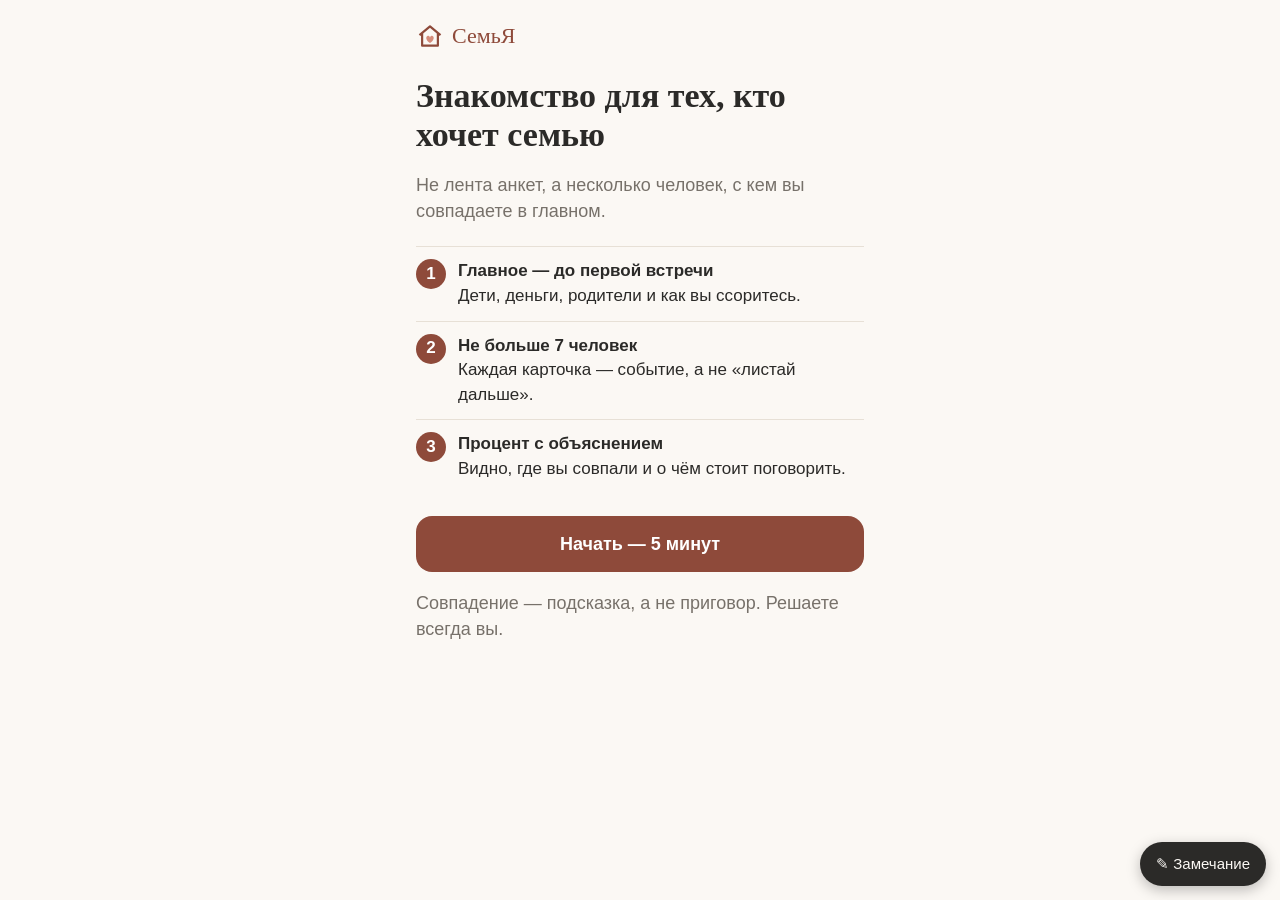
<file: v1/2-konservativnoe.html>
<!doctype html>
<html lang="ru">
<head>
<meta charset="utf-8">
<meta name="viewport" content="width=device-width, initial-scale=1">
<title>«СемьЯ» — спокойный вариант</title>
<link rel="stylesheet" href="base.css">
<style>
  :root {
    --bg: #FBF8F4; --card: #FFFFFF; --ink: #2B2A28; --muted: #77716A; --line: #E7E0D6;
    --accent: #8E4A3A; --on-accent: #FFFFFF; --good: #EEF4EC; --warn: #FCF3E6; --r: 16px;
    --font: "Segoe UI", -apple-system, Roboto, Arial, sans-serif; --head: Georgia, serif;
  }
  .brand { display: flex; align-items: center; gap: 8px; font-family: var(--head); font-size: 22px; color: var(--accent); padding: 4px 0 18px; }
  .brand svg { width: 28px; height: 28px; }
  .hero h1 { font-size: 34px; margin: 6px 0 12px; }
  .hero p { color: var(--muted); font-size: 18px; }
  .pillars { margin: 22px 0; }
  .pill { display: flex; gap: 12px; padding: 12px 0; border-top: 1px solid var(--line); }
  .pill .n { flex: 0 0 30px; height: 30px; border-radius: 50%; background: var(--accent); color: #fff; display: flex; align-items: center; justify-content: center; font-weight: 700; }
  .pill b { display: block; }
  .quiet { background: var(--card); border: 1px solid var(--line); border-radius: var(--r); padding: 14px 16px; margin: 14px 0; font-size: 15px; color: var(--muted); }
  h2 { font-size: 28px; margin: 4px 0 8px; }
  .why { font-size: 13px; color: var(--muted); margin-top: 2px; }
</style>
</head>
<body>
<div class="wrap">
  <div class="brand"><svg viewBox="0 0 32 32"><path d="M4 15 16 5l12 10M7 13v14h18V13" fill="none" stroke="#8E4A3A" stroke-width="2.5" stroke-linejoin="round"/><path d="M16 24c-5-3-5-7-3-8s3 1 3 2c0-1 1-3 3-2s2 5-3 8z" fill="#D58C7B"/></svg>СемьЯ</div>

  <section data-screen="start" class="hero">
    <h1>Знакомство для тех, кто хочет семью</h1>
    <p>Не лента анкет, а несколько человек, с кем вы совпадаете в главном.</p>
    <div class="pillars">
      <div class="pill"><span class="n">1</span><div><b>Главное — до первой встречи</b>Дети, деньги, родители и как вы ссоритесь.</div></div>
      <div class="pill"><span class="n">2</span><div><b>Не больше 7 человек</b>Каждая карточка — событие, а не «листай дальше».</div></div>
      <div class="pill"><span class="n">3</span><div><b>Процент с объяснением</b>Видно, где вы совпали и о чём стоит поговорить.</div></div>
    </div>
    <button class="btn" data-go="anketa">Начать — 5 минут</button>
    <p class="note">Совпадение — подсказка, а не приговор. Решаете всегда вы.</p>
  </section>

  <section data-screen="anketa">
    <h2>Немного о вас</h2>
    <p class="note">Только то, что нужно для подбора. Вес, вера и фото — не нужны.</p>
    <div class="field"><label>Как к вам обращаться</label><input placeholder="Имя или ник"></div>
    <div class="field"><label>Вы</label><div class="seg"><button data-gender="w" class="sel">Женщина</button><button data-gender="m">Мужчина</button></div></div>
    <div class="field"><label>Год рождения</label><input inputmode="numeric" value="1985"></div>
    <div class="field"><label>Регион</label><select><option>Тверская область</option><option>Москва</option><option>Санкт-Петербург</option></select></div>
    <div class="field"><label>Дети</label><select><option>Нет</option><option>Есть, живут со мной</option><option>Есть, взрослые</option></select></div>
    <button class="btn" data-go="quiz">Дальше: 8 вопросов о семье</button>
  </section>

  <section data-screen="quiz"><div id="quiz"></div></section>

  <section data-screen="portrait">
    <h2>Ваш семейный портрет</h2>
    <p class="note">Видите только вы. Другим людям он не показывается.</p>
    <div id="portrait"></div>
    <div class="quiet">Это не психологический диагноз, а короткое зеркало по вашим ответам. Чем честнее ответы, тем точнее подбор.</div>
    <button class="btn" data-go="cards">Посмотреть, с кем совпадаю</button>
  </section>

  <section data-screen="cards">
    <h2>С кем вы совпадаете</h2>
    <p class="note">Не больше 7 человек, совпадение выше 50%. Все люди в макете выдуманные.</p>
    <div id="cards"></div>
    <div class="quiet">Первое сообщение — внутри сервиса. Телефон и мессенджер открываются, только когда оба согласны.</div>
    <button class="btn ghost" data-go="start">В начало</button>
  </section>
</div>
<script>window.VARIANT = { id: 'konservativnoe', title: 'Спокойный вариант' };</script>
<script src="app.js"></script>
</body>
</html>
</file>
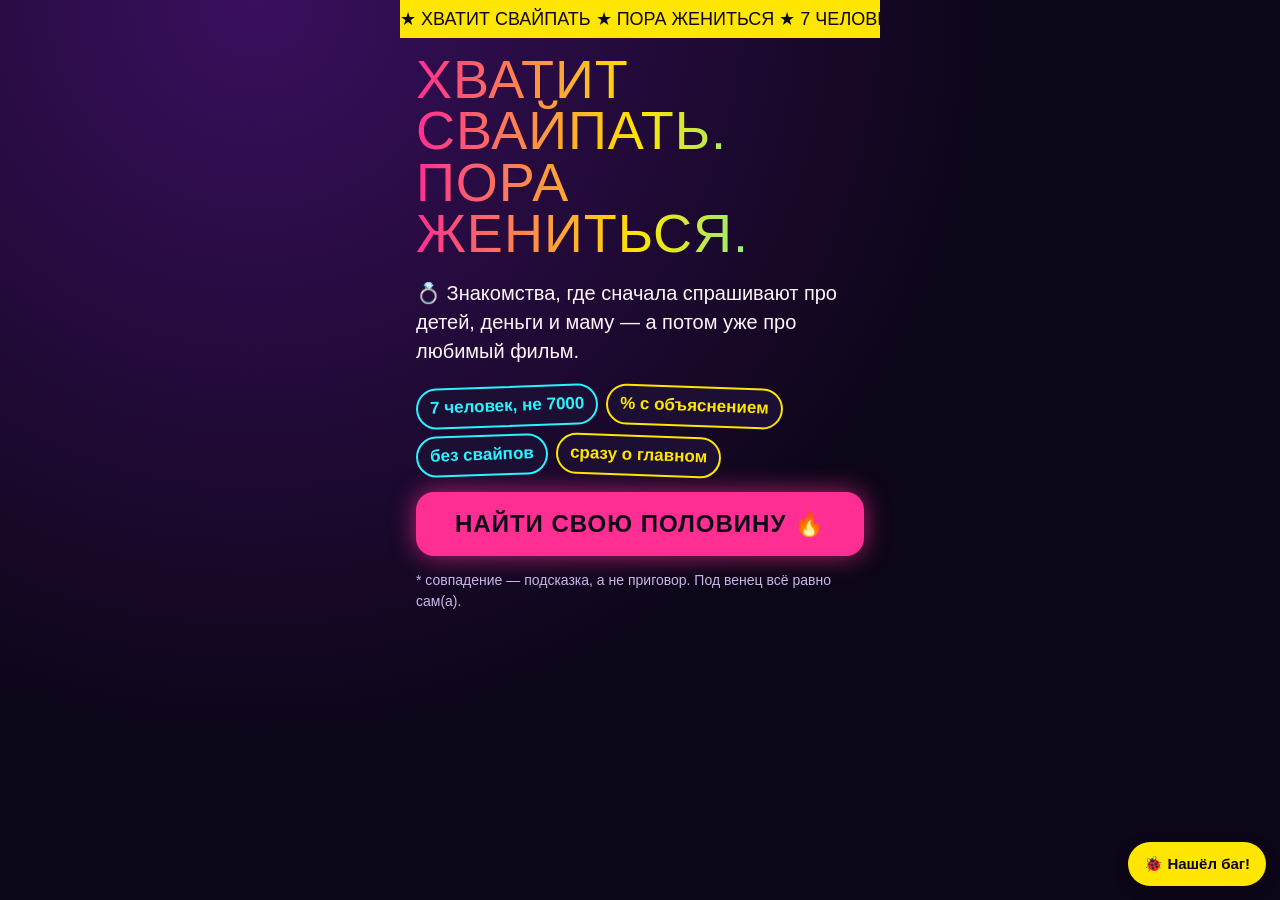
<file: v1/3-ultra.html>
<!doctype html>
<html lang="ru">
<head>
<meta charset="utf-8">
<meta name="viewport" content="width=device-width, initial-scale=1">
<title>«СемьЯ» — УЛЬТРА-МЕГА</title>
<link rel="stylesheet" href="base.css">
<style>
  :root {
    --bg: #0D0618; --card: #1C0F33; --ink: #FFF6FD; --muted: #C9B6E8; --line: #4B2A7A;
    --accent: #FF2E93; --on-accent: #0D0618; --good: #12391F; --warn: #3D2A07; --r: 18px;
    --font: "Segoe UI", Arial, sans-serif; --head: Impact, "Arial Black", sans-serif;
  }
  body { background: radial-gradient(circle at 20% 0%, #3A0F5E 0, #0D0618 55%); background-attachment: fixed; }
  .marquee { overflow: hidden; white-space: nowrap; background: #FFE600; color: #0D0618; font-family: var(--head); font-size: 18px; padding: 6px 0; margin: -16px -16px 16px; }
  .marquee span { display: inline-block; animation: run 12s linear infinite; }
  @keyframes run { from { transform: translateX(0); } to { transform: translateX(-50%); } }
  .mega { font-family: var(--head); font-size: 54px; line-height: .95; margin: 8px 0 10px; text-transform: uppercase; letter-spacing: 1px;
          background: linear-gradient(90deg, #FF2E93, #FFE600, #29F3FF); -webkit-background-clip: text; background-clip: text; color: transparent; }
  .sub { font-size: 20px; }
  .btn { font-family: var(--head); font-size: 24px; letter-spacing: 1px; text-transform: uppercase; box-shadow: 0 0 24px #FF2E93aa; animation: pulse 1.6s ease-in-out infinite; }
  @keyframes pulse { 50% { transform: scale(1.03); box-shadow: 0 0 40px #FF2E93; } }
  .btn.ghost { animation: none; box-shadow: none; }
  .stickers { display: flex; flex-wrap: wrap; gap: 8px; margin: 16px 0; }
  .stickers span { background: var(--card); border: 2px solid #29F3FF; color: #29F3FF; border-radius: 99px; padding: 6px 12px; font-weight: 700; transform: rotate(-2deg); }
  .stickers span:nth-child(even) { border-color: #FFE600; color: #FFE600; transform: rotate(2deg); }
  h2 { font-family: var(--head); text-transform: uppercase; font-size: 34px; color: #FFE600; margin: 4px 0 8px; }
  .q-text { font-family: var(--head); text-transform: uppercase; font-size: 30px; color: #29F3FF; }
  .q-opt { font-weight: 700; font-size: 18px; }
  .q-opt:hover { background: #FF2E93; color: #0D0618; }
  .p-item { border: 2px solid #FF2E93; }
  .p-theme { color: #FFE600; font-size: 15px; }
  .card { border: 3px solid #FFE600; box-shadow: 0 0 20px #FFE60055; position: relative; }
  .card header { background: linear-gradient(90deg, #FF2E93, #8A2BE2); color: #fff; font-family: var(--head); font-size: 26px; text-transform: uppercase; }
  .meter { padding: 10px 16px 4px; }
  .meter .lbl { font-family: var(--head); color: #FFE600; letter-spacing: 1px; }
  .meter .bar { height: 16px; border-radius: 8px; background: #2A1A47; overflow: hidden; margin-top: 4px; }
  .meter .bar i { display: block; height: 100%; background: linear-gradient(90deg, #29F3FF, #FF2E93, #FFE600); }
  .lot { position: absolute; top: 8px; right: 12px; font-family: var(--head); font-size: 14px; background: #FFE600; color: #0D0618; padding: 2px 8px; border-radius: 6px; transform: rotate(4deg); }
  .card .same { background: #12391F; } .card .talk { background: #3D2A07; }
  .zags { display: block; margin: 8px 16px 14px; padding: 12px; text-align: center; border-radius: 12px; background: #29F3FF; color: #0D0618; font-family: var(--head); font-size: 20px; text-transform: uppercase; border: 0; width: calc(100% - 32px); }
  .confetti { position: fixed; top: -20px; z-index: 40; width: 10px; height: 14px; pointer-events: none; animation: fall linear forwards; }
  @keyframes fall { to { transform: translateY(110vh) rotate(720deg); } }
  .bug { background: #FFE600; color: #0D0618; font-weight: 700; }
  .field input, .field select, .seg button { background: #1C0F33; color: #fff; }
</style>
</head>
<body>
<div class="wrap">
  <div class="marquee"><span>★ ХВАТИТ СВАЙПАТЬ ★ ПОРА ЖЕНИТЬСЯ ★ 7 ЧЕЛОВЕК, А НЕ 7000 ★ ДЕТИ · ДЕНЬГИ · МАМА · ССОРЫ ★ ХВАТИТ СВАЙПАТЬ ★ ПОРА ЖЕНИТЬСЯ ★ 7 ЧЕЛОВЕК, А НЕ 7000 ★ ДЕТИ · ДЕНЬГИ · МАМА · ССОРЫ ★&nbsp;</span></div>

  <section data-screen="start">
    <div class="mega">Хватит свайпать.<br>Пора жениться.</div>
    <p class="sub">💍 Знакомства, где сначала спрашивают про детей, деньги и маму — а потом уже про любимый фильм.</p>
    <div class="stickers"><span>7 человек, не 7000</span><span>% с объяснением</span><span>без свайпов</span><span>сразу о главном</span></div>
    <button class="btn" data-go="anketa">Найти свою половину 🔥</button>
    <p class="note">* совпадение — подсказка, а не приговор. Под венец всё равно сам(а).</p>
  </section>

  <section data-screen="anketa">
    <h2>Кто ты, герой?</h2>
    <div class="field"><label>Как тебя звать</label><input placeholder="Имя или ник"></div>
    <div class="field"><label>Ты</label><div class="seg"><button data-gender="w" class="sel">Невеста 👰</button><button data-gender="m">Жених 🤵</button></div></div>
    <div class="field"><label>Год рождения</label><input value="1985"></div>
    <div class="field"><label>Регион</label><select><option>Тверская область</option><option>Москва</option><option>Питер</option></select></div>
    <button class="btn" data-go="quiz">Погнали ⚡</button>
  </section>

  <section data-screen="quiz"><div id="quiz"></div></section>

  <section data-screen="portrait">
    <h2>Твой семейный вайб</h2>
    <div id="portrait"></div>
    <button class="btn" data-go="cards">Показать моих 7 🎯</button>
  </section>

  <section data-screen="cards">
    <h2>Твоя великолепная семёрка</h2>
    <p class="note">Все люди выдуманные. Совпадение выше 50%, иначе не показываем.</p>
    <div id="cards"></div>
    <button class="btn ghost" data-go="start">Ещё раз с начала</button>
  </section>
</div>
<script>
  const ICON = { 'дети': '👶', 'деньги': '💰', 'родители': '👵', 'ссоры': '⚡' };
  window.VARIANT = {
    id: 'ultra', title: 'УЛЬТРА-МЕГА', bugLabel: '🐞 Нашёл баг!',
    quizMeta: (i, n, t) => `УРОВЕНЬ ${i + 1}/${n} · ${ICON[t] || ''} ${t.toUpperCase()}`,
    emptyText: 'Никого выше 50%. Не страшно: настоящая база будет больше 🤞',
    card: (p, m, i, esc) => `<article class="card"><span class="lot">ЛОТ №${i + 1}</span><header><b>${esc(p.name)}, ${2026 - p.year}</b></header>
      <div class="meter"><span class="lbl">СВАДЬБОМЕТР: ${m.pct}%</span><div class="bar"><i style="width:${m.pct}%"></i></div></div>
      <p class="fam">«${esc(p.fam)}»</p>
      <p><span>📍</span> ${esc(p.region)} · ${esc(p.job)}</p><p><span>🏠</span> ${esc(p.status)}</p>
      ${m.same.length ? `<p class="same">✅ Совпали: ${m.same.map((t) => (ICON[t] || '') + ' ' + t).join(', ')}</p>` : ''}
      ${m.talk.length ? `<p class="talk">🗣 Обсудить на свидании: ${m.talk.map((t) => (ICON[t] || '') + ' ' + t).join(', ')}</p>` : ''}
      <button class="zags" type="button">Написать первым 💌</button></article>`,
    afterCards: () => {
      const colors = ['#FF2E93', '#FFE600', '#29F3FF', '#8A2BE2'];
      for (let k = 0; k < 60; k++) {
        const c = document.createElement('i'); c.className = 'confetti';
        c.style.left = Math.random() * 100 + 'vw'; c.style.background = colors[k % 4];
        c.style.animationDuration = 1.5 + Math.random() * 2 + 's'; c.style.animationDelay = Math.random() * .6 + 's';
        document.body.appendChild(c); setTimeout(() => c.remove(), 4500);
      }
    },
  };
</script>
<script src="app.js"></script>
</body>
</html>
</file>
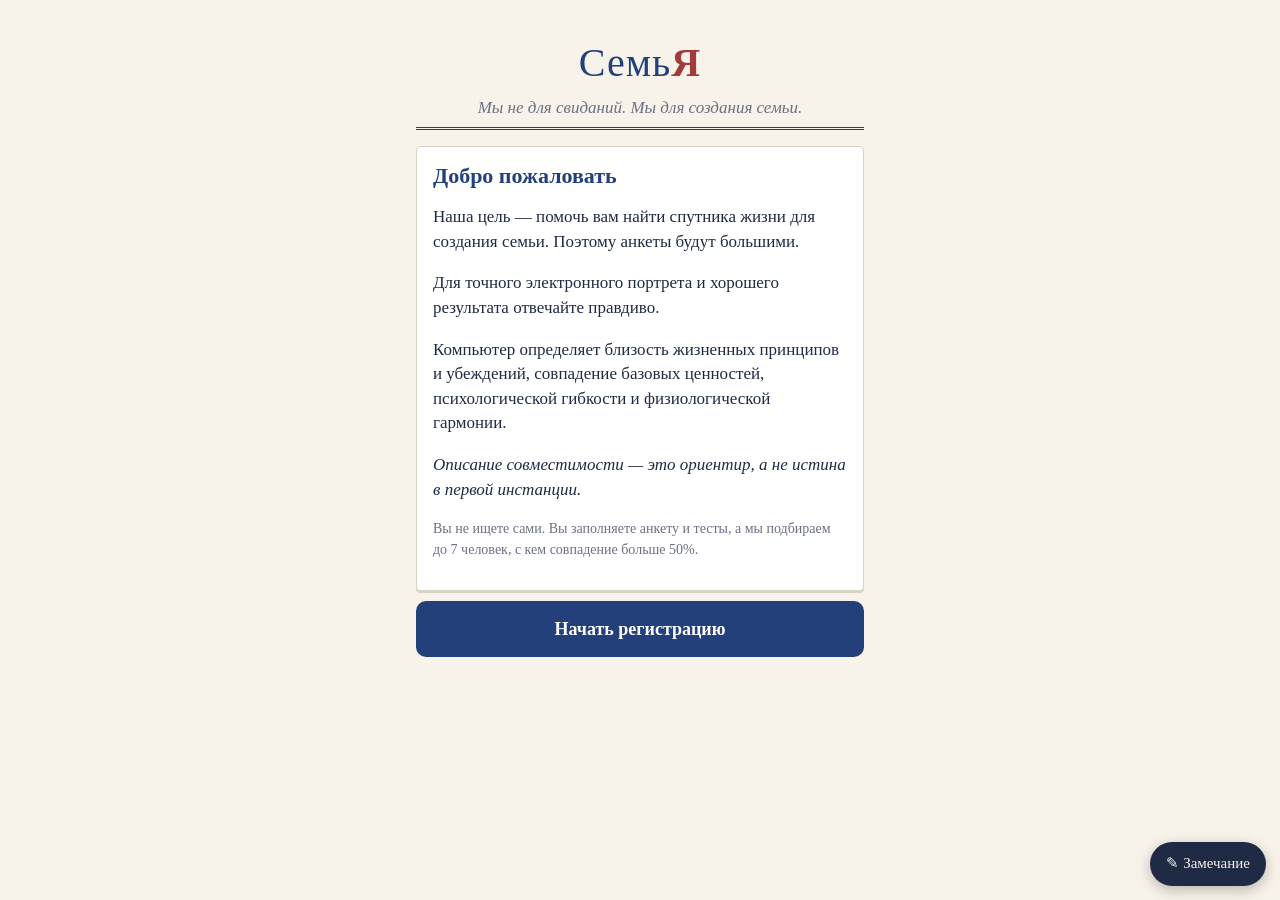
<file: v2/1-ee-videnie.html>
<!doctype html>
<html lang="ru">
<head>
<meta charset="utf-8">
<meta name="viewport" content="width=device-width, initial-scale=1">
<title>«СемьЯ» — её видение</title>
<link rel="stylesheet" href="base.css">
<style>
  :root {
    --bg: #F7F3EA; --card: #FFFFFF; --ink: #1F2A44; --muted: #6B7084; --line: #D9D3C4;
    --accent: #23407A; --on-accent: #FFFFFF; --good: #E8F0E3; --warn: #FBF0DA; --r: 10px;
    --font: Georgia, "Times New Roman", serif; --head: Georgia, "Times New Roman", serif;
  }
  .top { text-align: center; padding: 18px 0 6px; border-bottom: 3px double var(--accent); margin-bottom: 16px; }
  .logo { font-size: 40px; color: var(--accent); margin: 0; letter-spacing: 1px; }
  .logo b { color: #A23B3B; }
  .motto { font-style: italic; margin: 4px 0 0; color: var(--muted); }
  .doc { background: var(--card); border: 1px solid var(--line); padding: 16px; border-radius: 4px; box-shadow: 0 2px 0 var(--line); }
  .doc h2 { color: var(--accent); font-size: 22px; margin: 0 0 10px; }
  .imp { display: flex; align-items: center; gap: 6px; font-size: 13px; color: var(--muted); margin-top: 4px; }
  .test { display: flex; justify-content: space-between; gap: 10px; padding: 12px 0; border-bottom: 1px dashed var(--line); }
  .test small { color: var(--muted); display: block; }
  .test .st { font-size: 13px; color: var(--muted); white-space: nowrap; }
  .test .st.go { color: var(--accent); font-weight: 700; }
  .ph { background: repeating-linear-gradient(45deg, #F2EEE4, #F2EEE4 8px, #EAE4D6 8px, #EAE4D6 16px); border-radius: var(--r); padding: 14px 16px; margin-bottom: 10px; color: var(--muted); font-size: 15px; }
  .ph b { color: var(--ink); }
  .plan { display: flex; justify-content: space-between; align-items: center; border: 1.5px solid var(--line); border-radius: var(--r); padding: 14px 16px; margin-bottom: 10px; background: var(--card); }
  .plan.best { border-color: var(--accent); }
  .plan span { color: var(--muted); font-size: 14px; }
  .stamp { display: inline-block; border: 2px solid #A23B3B; color: #A23B3B; padding: 2px 8px; transform: rotate(-3deg); font-size: 13px; margin-bottom: 10px; }
  .post { background: #FFFDF7; border: 1px solid var(--line); border-radius: 6px; padding: 22px 18px 18px; margin: 0 0 22px; text-align: center;
          box-shadow: 0 1px 0 #fff inset, 0 10px 22px rgba(35,64,122,.10); position: relative; }
  .post::before { content: ""; position: absolute; inset: 7px; border: 1.5px solid #E6DCC6; border-radius: 3px; pointer-events: none; }
  .post-frame { position: relative; width: 92px; margin: 0 auto 10px; }
  .post-photo { width: 92px; height: 92px; border-radius: 50%; background: linear-gradient(135deg, #DCE4F2, #F3E5D6); border: 3px solid #fff; box-shadow: 0 0 0 2px var(--accent);
                display: flex; align-items: center; justify-content: center; font-size: 40px; color: var(--accent); }
  .post-seal { position: absolute; right: -22px; bottom: -4px; width: 50px; height: 50px; border-radius: 50%; background: #A23B3B; color: #fff; font-weight: 700;
               display: flex; align-items: center; justify-content: center; font-size: 15px; transform: rotate(-8deg); box-shadow: 0 3px 8px rgba(0,0,0,.2); }
  .post h3 { margin: 4px 0 0; font-size: 26px; color: var(--accent); }
  .post-lead { margin: 2px 0 10px; font-size: 13px; color: var(--muted); }
  .post-quote { font-style: italic; font-size: 19px; color: #A23B3B; margin: 8px 6px 12px; }
  .post-facts { font-size: 15px; color: var(--ink); margin: 0 0 8px; }
  .post-about { font-size: 15px; color: var(--muted); margin: 0 0 12px; }
  .post-btns { display: flex; gap: 8px; justify-content: center; }
  .post-btns span { border: 1.5px solid var(--accent); color: var(--accent); border-radius: 99px; padding: 6px 14px; font-size: 14px; }
</style>
</head>
<body>
<div class="wrap">
  <div class="top"><p class="logo">Семь<b>Я</b></p><p class="motto">Мы не для свиданий. Мы для создания семьи.</p></div>

  <section data-screen="start">
    <div class="doc">
      <h2>Добро пожаловать</h2>
      <p>Наша цель — помочь вам найти спутника жизни для создания семьи. Поэтому анкеты будут большими.</p>
      <p>Для точного электронного портрета и хорошего результата отвечайте правдиво.</p>
      <p>Компьютер определяет близость жизненных принципов и убеждений, совпадение базовых ценностей, психологической гибкости и физиологической гармонии.</p>
      <p><i>Описание совместимости — это ориентир, а не истина в первой инстанции.</i></p>
      <p class="note">Вы не ищете сами. Вы заполняете анкету и тесты, а мы подбираем до 7 человек, с кем совпадение больше 50%.</p>
    </div>
    <button class="btn" data-go="consent">Начать регистрацию</button>
  </section>

  <section data-screen="consent">
    <div class="doc">
      <h2>Согласие на обработку данных</h2>
      <p>Анкета содержит личные сведения. Мы используем их только для подбора и показываем другим людям только то, что вы отметите.</p>
      <p class="note">В настоящем сайте здесь будет полный текст согласия, составленный юристом.</p>
      <label class="imp" style="font-size:16px;color:var(--ink)"><input type="checkbox" checked> Я согласен(на) на обработку персональных данных</label>
    </div>
    <button class="btn" data-go="anketa">Далее</button>
  </section>

  <section data-screen="anketa">
    <div class="doc">
      <span class="stamp">Анкета 1</span>
      <h2>Личные данные</h2>
      <p class="note">Галочка «важно для меня» — параметр учитывается при подборе.</p>
      <div class="field"><label>Имя или ник</label><input placeholder="Например, Ольга"></div>
      <div class="field"><label>Пол</label><div class="seg"><button data-gender="w" class="sel">Женский</button><button data-gender="m">Мужской</button></div></div>
      <div class="field"><label>Дата рождения (18+)</label><input type="date" value="1985-05-12"></div>
      <div class="field"><label>Место рождения</label><input placeholder="Город"></div>
      <div class="field"><label>Религия</label><select><option>Не указывать</option><option>Православие</option><option>Ислам</option><option>Другое</option></select><label class="imp"><input type="checkbox"> важно для меня</label></div>
      <div class="field"><label>Регион проживания</label><select><option>Тверская область</option><option>Москва</option><option>Санкт-Петербург</option><option>…все 89 субъектов</option></select></div>
      <div class="field"><label>Национальность</label><input><label class="imp"><input type="checkbox"> важно для меня</label></div>
      <div class="field"><label>Образование</label><select><option>Высшее</option><option>Среднее профессиональное</option><option>Несколько высших</option><option>Незаконченное высшее</option></select><label class="imp"><input type="checkbox"> важно для меня</label></div>
      <div class="field"><label>Род занятий</label><select><option>Интеллектуальный труд</option><option>Социальный труд</option><option>Физический труд</option><option>Творческий труд</option><option>Организационно-управленческий</option></select></div>
      <div class="field"><label>Рост, см / вес, кг</label><div class="seg"><input value="168" style="flex:1"><input value="62" style="flex:1"></div><label class="imp"><input type="checkbox"> важно для меня</label></div>
      <div class="field"><label>Телосложение</label><select><option>Эктоморф — худощавое</option><option>Мезоморф — атлетическое</option><option>Эндоморф — округлое</option></select></div>
      <div class="field"><label>Семейный статус</label><select><option>Нет браков, детей нет</option><option>1 брак, 1 ребёнок</option><option>2 брака, 2 детей</option></select></div>
      <div class="field"><label>Коротко о себе (для карточки)</label><select><option>«Ценю в людях доброту, пунктуальность и умение держать слово»</option><option>«Умею создавать уют вокруг себя»</option><option>Написать самому…</option></select></div>
      <div class="field"><label>Высказывание о семье (для карточки)</label><select><option>«Семья — это не главное. Это всё»</option><option>«Семейный круг — безопасная гавань»</option><option>«Семья — это сердце дома»</option></select></div>
      <div class="field"><label>Контакты для знакомства (выберите 2)</label><select><option>WhatsApp и телефон</option><option>Телеграм и почта</option><option>ВКонтакте и Макс</option></select></div>
    </div>
    <button class="btn" data-go="tests">Сохранить и перейти к тестам</button>
  </section>

  <section data-screen="tests">
    <div class="doc">
      <h2>Тесты</h2>
      <p>5 тестов, 123 вопроса, около 30 минут. Можно проходить по одному.</p>
      <div class="test"><div>Определение темперамента<small>20 вопросов, 5 минут</small></div><span class="st">в макете нет</span></div>
      <div class="test"><div>Опросник «Большая пятёрка»<small>40 вопросов, 10 минут</small></div><span class="st">в макете нет</span></div>
      <div class="test"><div>Индекс эмпатии<small>28 вопросов, 7 минут</small></div><span class="st">в макете нет</span></div>
      <div class="test"><div>Ревность<small>15 вопросов, 3 минуты</small></div><span class="st">в макете нет</span></div>
      <div class="test"><div>Совпадение ценностей<small>в макете — 8 вопросов о семье</small></div><span class="st go">пройти →</span></div>
      <p class="note">Тексты пяти тестов пока не прислали. В макете работает только короткий тест о ценностях семьи.</p>
    </div>
    <button class="btn" data-go="quiz">Пройти тест «Совпадение ценностей»</button>
  </section>

  <section data-screen="quiz"><div class="doc" id="quiz"></div></section>

  <section data-screen="portrait">
    <h2 style="color:var(--accent)">Анкета пользователя базовая</h2>
    <p class="note">Свод анкеты и тестов. Это видите только вы.</p>
    <div class="ph"><b>Темперамент:</b> появится после теста «Определение темперамента»</div>
    <div class="ph"><b>Психотип:</b> появится после «Большой пятёрки»</div>
    <div class="ph"><b>Эмпатия · Ревность:</b> появятся после тестов</div>
    <div class="ph"><b>График биоритмов · Гороскоп:</b> заполняются автоматически по дате рождения</div>
    <h3>Жизненные ценности</h3>
    <div id="portrait"></div>
    <button class="btn" data-go="sub">Подать заявку на подбор</button>
  </section>

  <section data-screen="sub">
    <h2 style="color:var(--accent)">Подписка</h2>
    <p>Подбор идёт из имеющейся базы. С ростом базы растёт шанс совместимости, поэтому удобнее подписка на период.</p>
    <div class="plan"><b>3 месяца</b><span>цена — решает заказчица</span></div>
    <div class="plan best"><b>6 месяцев</b><span>цена — решает заказчица</span></div>
    <div class="plan"><b>9 месяцев</b><span>цена — решает заказчица</span></div>
    <div class="plan"><b>12 месяцев</b><span>цена — решает заказчица</span></div>
    <p class="note">В макете оплаты нет: кнопка сразу показывает подбор.</p>
    <button class="btn" data-go="cards">Показать подбор</button>
  </section>

  <section data-screen="cards">
    <h2 style="color:var(--accent)">Ваш подбор</h2>
    <p class="note">До 7 человек, у кого совпадение больше 50%. Все люди выдуманные. Кому написать — решаете вы.</p>
    <div id="cards"></div>
    <button class="btn ghost" data-go="start">В начало</button>
  </section>
</div>
<script>
  window.VARIANT = {
    id: 'ee-videnie', title: 'Её видение',
    quizMeta: (i, n, t) => `Тест «Совпадение ценностей» · вопрос ${i + 1} из ${n}`,
    card: (p, m, i, esc) => `<article class="post">
      <div class="post-frame"><div class="post-photo">${esc(p.name[0])}</div><div class="post-seal">${m.pct}%</div></div>
      <h3>${esc(p.name)}</h3>
      <p class="post-lead">близость жизненных принципов, ценностей и гармонии с вами</p>
      <p class="post-quote">«${esc(p.fam)}»</p>
      <p class="post-facts">${p.year} г. р. · ${esc(p.region)}<br>${esc(p.job)} · ${esc(p.status)}</p>
      <p class="post-about">${esc(p.about)}</p>
      <div class="post-btns"><span>💬 WhatsApp</span><span>📞 Телефон</span></div></article>`,
  };
</script>
<script src="app.js"></script>
</body>
</html>
</file>
<file: base.css>
/* Общая основа трёх макетов. Цвета и шрифты задаёт каждый вариант через переменные. */
* { box-sizing: border-box; }
html { -webkit-text-size-adjust: 100%; }
body { margin: 0; background: var(--bg); color: var(--ink); font-family: var(--font); font-size: 17px; line-height: 1.45; }
.wrap { max-width: 480px; margin: 0 auto; padding: 16px 16px 96px; }
[data-screen] { display: none; }
[data-screen].on { display: block; animation: fade .25s ease; }
@keyframes fade { from { opacity: 0; transform: translateY(6px); } to { opacity: 1; transform: none; } }
h1, h2, h3 { font-family: var(--head); line-height: 1.15; }
button { font: inherit; cursor: pointer; }
.btn { display: block; width: 100%; padding: 15px 18px; margin: 10px 0; border: 0; border-radius: var(--r); background: var(--accent); color: var(--on-accent); font-weight: 700; font-size: 18px; text-align: center; text-decoration: none; }
.btn.ghost { background: transparent; color: var(--accent); border: 2px solid var(--accent); }
.field { margin: 12px 0; }
.field label { display: block; font-size: 14px; color: var(--muted); margin-bottom: 4px; }
.field input, .field select { width: 100%; padding: 12px; font: inherit; border: 1.5px solid var(--line); border-radius: calc(var(--r) * .7); background: var(--card); color: var(--ink); }
.seg { display: flex; gap: 8px; }
.seg button { flex: 1; padding: 12px; border: 1.5px solid var(--line); border-radius: calc(var(--r) * .7); background: var(--card); color: var(--ink); }
.seg button.sel { border-color: var(--accent); background: var(--accent); color: var(--on-accent); }
.note { font-size: 14px; color: var(--muted); }

/* тест */
.q-meta { font-size: 14px; color: var(--muted); }
.q-bar { height: 6px; background: var(--line); border-radius: 3px; margin: 8px 0 16px; overflow: hidden; }
.q-bar i { display: block; height: 100%; background: var(--accent); transition: width .3s; }
.q-text { font-size: 24px; margin: 0 0 16px; }
.q-opt { display: block; width: 100%; text-align: left; padding: 15px 16px; margin: 0 0 10px; border: 1.5px solid var(--line); border-radius: var(--r); background: var(--card); color: var(--ink); }
.q-opt:hover, .q-opt.sel { border-color: var(--accent); }
.q-back { background: none; border: 0; color: var(--muted); padding: 8px 0; }

/* портрет и карточки */
.p-item { background: var(--card); border-radius: var(--r); padding: 14px 16px; margin-bottom: 10px; border: 1px solid var(--line); }
.p-theme { font-size: 13px; text-transform: uppercase; letter-spacing: 1px; color: var(--accent); font-weight: 700; }
.p-item p { margin: 4px 0 0; }
.card { background: var(--card); border: 1px solid var(--line); border-radius: var(--r); overflow: hidden; margin-bottom: 14px; }
.card header { display: flex; justify-content: space-between; align-items: center; padding: 12px 16px; background: var(--accent); color: var(--on-accent); font-size: 20px; }
.card .pct { background: var(--on-accent); color: var(--accent); border-radius: 99px; padding: 2px 12px; font-weight: 700; }
.card p { margin: 0; padding: 7px 16px; border-top: 1px solid var(--line); font-size: 15px; }
.card p span { color: var(--muted); }
.card .fam { font-style: italic; color: var(--accent); border-top: 0; padding-top: 10px; }
.card .same { background: var(--good); }
.card .talk { background: var(--warn); }
.empty { color: var(--muted); }

/* жучок */
.bug { position: fixed; right: 14px; bottom: 14px; z-index: 50; padding: 11px 16px; border: 0; border-radius: 99px; background: var(--ink); color: var(--bg); font-size: 15px; box-shadow: 0 4px 14px rgba(0,0,0,.25); }
.bug-dlg { display: none; position: fixed; inset: 0; z-index: 60; background: rgba(0,0,0,.45); align-items: flex-end; justify-content: center; }
.bug-dlg.on { display: flex; }
.bug-box { width: 100%; max-width: 480px; background: #fff; color: #222; border-radius: 16px 16px 0 0; padding: 18px 16px 22px; font-family: Arial, sans-serif; }
.bug-box textarea { width: 100%; font: inherit; padding: 10px; border: 1px solid #ccc; border-radius: 8px; }
.bug-hint, .bug-count { font-size: 13px; color: #666; margin: 4px 0 8px; }
.bug-row { display: flex; gap: 6px; flex-wrap: wrap; margin-top: 8px; }
.bug-row button { flex: 1; padding: 10px; border: 1px solid #bbb; border-radius: 8px; background: #f4f4f4; font-size: 14px; }
.bug-row [data-save] { background: #222; color: #fff; border-color: #222; }
.bug-row [data-share] { background: #25A35A; color: #fff; border-color: #25A35A; }
.bug-ok { min-height: 18px; margin: 8px 0 0; font-size: 14px; color: #25A35A; }
@media (prefers-reduced-motion: reduce) { * { animation: none !important; transition: none !important; } }

/* карточка человека v2: без «таблицы» */
.pcard { background: var(--card); border: 1px solid var(--line); border-radius: calc(var(--r) * 1.3); padding: 16px; margin-bottom: 16px; box-shadow: 0 6px 18px rgba(0,0,0,.06); }
.pc-top { display: flex; align-items: center; gap: 12px; }
.ava { flex: 0 0 52px; height: 52px; border-radius: 50%; background: var(--accent); color: var(--on-accent); display: flex; align-items: center; justify-content: center; font-family: var(--head); font-size: 24px; }
.pc-who { flex: 1; min-width: 0; }
.pc-who b { display: block; font-size: 19px; }
.pc-who small { color: var(--muted); font-size: 14px; }
.ring { --p: 50; flex: 0 0 58px; height: 58px; border-radius: 50%; display: flex; align-items: center; justify-content: center;
  background: conic-gradient(var(--accent) calc(var(--p) * 1%), var(--line) 0); }
.ring span { width: 46px; height: 46px; border-radius: 50%; background: var(--card); display: flex; align-items: center; justify-content: center; font-weight: 700; font-size: 15px; color: var(--accent); }
.pcard blockquote { margin: 14px 0 8px; font-family: var(--head); font-style: italic; font-size: 19px; line-height: 1.3; color: var(--accent); }
.pc-about { margin: 0 0 10px; color: var(--ink); }
.chips { display: flex; flex-wrap: wrap; gap: 6px; margin-top: 6px; }
.chips span { padding: 5px 11px; border-radius: 99px; background: var(--bg); border: 1px solid var(--line); font-size: 14px; }
.chips .ok { background: var(--good); border-color: transparent; }
.chips .talk { background: var(--warn); border-color: transparent; }
.pc-hint { margin: 8px 0 0; font-size: 13px; color: var(--muted); }
</file>
<file: v2/base.css>
/* Общая основа трёх макетов. Цвета и шрифты задаёт каждый вариант через переменные. */
* { box-sizing: border-box; }
html { -webkit-text-size-adjust: 100%; }
body { margin: 0; background: var(--bg); color: var(--ink); font-family: var(--font); font-size: 17px; line-height: 1.45; }
.wrap { max-width: 480px; margin: 0 auto; padding: 16px 16px 96px; }
[data-screen] { display: none; }
[data-screen].on { display: block; animation: fade .25s ease; }
@keyframes fade { from { opacity: 0; transform: translateY(6px); } to { opacity: 1; transform: none; } }
h1, h2, h3 { font-family: var(--head); line-height: 1.15; }
button { font: inherit; cursor: pointer; }
.btn { display: block; width: 100%; padding: 15px 18px; margin: 10px 0; border: 0; border-radius: var(--r); background: var(--accent); color: var(--on-accent); font-weight: 700; font-size: 18px; text-align: center; text-decoration: none; }
.btn.ghost { background: transparent; color: var(--accent); border: 2px solid var(--accent); }
.field { margin: 12px 0; }
.field label { display: block; font-size: 14px; color: var(--muted); margin-bottom: 4px; }
.field input, .field select { width: 100%; padding: 12px; font: inherit; border: 1.5px solid var(--line); border-radius: calc(var(--r) * .7); background: var(--card); color: var(--ink); }
.seg { display: flex; gap: 8px; }
.seg button { flex: 1; padding: 12px; border: 1.5px solid var(--line); border-radius: calc(var(--r) * .7); background: var(--card); color: var(--ink); }
.seg button.sel { border-color: var(--accent); background: var(--accent); color: var(--on-accent); }
.note { font-size: 14px; color: var(--muted); }

/* тест */
.q-meta { font-size: 14px; color: var(--muted); }
.q-bar { height: 6px; background: var(--line); border-radius: 3px; margin: 8px 0 16px; overflow: hidden; }
.q-bar i { display: block; height: 100%; background: var(--accent); transition: width .3s; }
.q-text { font-size: 24px; margin: 0 0 16px; }
.q-opt { display: block; width: 100%; text-align: left; padding: 15px 16px; margin: 0 0 10px; border: 1.5px solid var(--line); border-radius: var(--r); background: var(--card); color: var(--ink); }
.q-opt:hover, .q-opt.sel { border-color: var(--accent); }
.q-back { background: none; border: 0; color: var(--muted); padding: 8px 0; }

/* портрет и карточки */
.p-item { background: var(--card); border-radius: var(--r); padding: 14px 16px; margin-bottom: 10px; border: 1px solid var(--line); }
.p-theme { font-size: 13px; text-transform: uppercase; letter-spacing: 1px; color: var(--accent); font-weight: 700; }
.p-item p { margin: 4px 0 0; }
.card { background: var(--card); border: 1px solid var(--line); border-radius: var(--r); overflow: hidden; margin-bottom: 14px; }
.card header { display: flex; justify-content: space-between; align-items: center; padding: 12px 16px; background: var(--accent); color: var(--on-accent); font-size: 20px; }
.card .pct { background: var(--on-accent); color: var(--accent); border-radius: 99px; padding: 2px 12px; font-weight: 700; }
.card p { margin: 0; padding: 7px 16px; border-top: 1px solid var(--line); font-size: 15px; }
.card p span { color: var(--muted); }
.card .fam { font-style: italic; color: var(--accent); border-top: 0; padding-top: 10px; }
.card .same { background: var(--good); }
.card .talk { background: var(--warn); }
.empty { color: var(--muted); }

/* жучок */
.bug { position: fixed; right: 14px; bottom: 14px; z-index: 50; padding: 11px 16px; border: 0; border-radius: 99px; background: var(--ink); color: var(--bg); font-size: 15px; box-shadow: 0 4px 14px rgba(0,0,0,.25); }
.bug-dlg { display: none; position: fixed; inset: 0; z-index: 60; background: rgba(0,0,0,.45); align-items: flex-end; justify-content: center; }
.bug-dlg.on { display: flex; }
.bug-box { width: 100%; max-width: 480px; background: #fff; color: #222; border-radius: 16px 16px 0 0; padding: 18px 16px 22px; font-family: Arial, sans-serif; }
.bug-box textarea { width: 100%; font: inherit; padding: 10px; border: 1px solid #ccc; border-radius: 8px; }
.bug-hint, .bug-count { font-size: 13px; color: #666; margin: 4px 0 8px; }
.bug-row { display: flex; gap: 6px; flex-wrap: wrap; margin-top: 8px; }
.bug-row button { flex: 1; padding: 10px; border: 1px solid #bbb; border-radius: 8px; background: #f4f4f4; font-size: 14px; }
.bug-row [data-save] { background: #222; color: #fff; border-color: #222; }

/* карточка человека v2: без «таблицы» */
.pcard { background: var(--card); border: 1px solid var(--line); border-radius: calc(var(--r) * 1.3); padding: 16px; margin-bottom: 16px; box-shadow: 0 6px 18px rgba(0,0,0,.06); }
.pc-top { display: flex; align-items: center; gap: 12px; }
.ava { flex: 0 0 52px; height: 52px; border-radius: 50%; background: var(--accent); color: var(--on-accent); display: flex; align-items: center; justify-content: center; font-family: var(--head); font-size: 24px; }
.pc-who { flex: 1; min-width: 0; }
.pc-who b { display: block; font-size: 19px; }
.pc-who small { color: var(--muted); font-size: 14px; }
.ring { --p: 50; flex: 0 0 58px; height: 58px; border-radius: 50%; display: flex; align-items: center; justify-content: center;
  background: conic-gradient(var(--accent) calc(var(--p) * 1%), var(--line) 0); }
.ring span { width: 46px; height: 46px; border-radius: 50%; background: var(--card); display: flex; align-items: center; justify-content: center; font-weight: 700; font-size: 15px; color: var(--accent); }
.pcard blockquote { margin: 14px 0 8px; font-family: var(--head); font-style: italic; font-size: 19px; line-height: 1.3; color: var(--accent); }
.pc-about { margin: 0 0 10px; color: var(--ink); }
.chips { display: flex; flex-wrap: wrap; gap: 6px; margin-top: 6px; }
.chips span { padding: 5px 11px; border-radius: 99px; background: var(--bg); border: 1px solid var(--line); font-size: 14px; }
.chips .ok { background: var(--good); border-color: transparent; }
.chips .talk { background: var(--warn); border-color: transparent; }
.pc-hint { margin: 8px 0 0; font-size: 13px; color: var(--muted); }
</file>
<file: docs/doc.css>
:root { --bg: #FFFCF7; --ink: #2B2321; --muted: #6E625C; --line: #E9DDCD; --berry: #8E2C48; --berry-soft: #F6E7EB; --gold: #B9853A; --gold-soft: #FBF1E1; --green-soft: #EAF1EC; }
* { box-sizing: border-box; }
body { margin: 0; background: var(--bg); color: var(--ink); font-family: "Segoe UI", -apple-system, Roboto, Arial, sans-serif; font-size: 18px; line-height: 1.5; }
.wrap { max-width: 520px; margin: 0 auto; padding: 18px 16px 60px; }
a { color: var(--berry); }
.back { display: inline-block; margin-bottom: 14px; text-decoration: none; font-size: 15px; }
.kicker { font-size: 13px; letter-spacing: 2px; text-transform: uppercase; color: var(--gold); }
h1 { font-family: Georgia, serif; color: var(--berry); font-size: 32px; line-height: 1.12; margin: 4px 0 10px; }
h2 { font-family: Georgia, serif; font-size: 23px; margin: 30px 0 10px; padding-top: 14px; border-top: 1px solid var(--line); }
.lead { font-size: 19px; color: var(--muted); }
.quote { font-family: Georgia, serif; font-style: italic; font-size: 20px; color: var(--berry); border-left: 3px solid var(--gold); padding: 4px 0 4px 14px; margin: 16px 0; }
.box { border-radius: 16px; padding: 14px 16px; margin: 12px 0; background: var(--gold-soft); }
.box.berry { background: var(--berry-soft); } .box.green { background: var(--green-soft); }
.box b { display: block; font-family: Georgia, serif; font-size: 19px; margin-bottom: 2px; }
.step { display: flex; gap: 12px; margin: 14px 0; }
.step .n { flex: 0 0 34px; height: 34px; border-radius: 50%; background: var(--berry); color: #fff; font-weight: 700; display: flex; align-items: center; justify-content: center; }
.step b { display: block; color: var(--berry); }
.tag { display: inline-block; font-size: 12px; padding: 2px 8px; border-radius: 99px; background: #fff; border: 1px solid var(--line); color: var(--muted); margin: 0 4px 4px 0; }
.src { font-size: 14px; color: var(--muted); }
ul { padding-left: 20px; } li { margin-bottom: 8px; }
.foot { margin-top: 36px; font-size: 14px; color: var(--muted); text-align: center; }

/* кнопка «Замечание» */
.bug { position: fixed; right: 14px; bottom: 14px; z-index: 50; padding: 11px 16px; border: 0; border-radius: 99px; background: var(--ink); color: var(--bg); font-size: 15px; box-shadow: 0 4px 14px rgba(0,0,0,.25); }
.bug-dlg { display: none; position: fixed; inset: 0; z-index: 60; background: rgba(0,0,0,.45); align-items: flex-end; justify-content: center; }
.bug-dlg.on { display: flex; }
.bug-box { width: 100%; max-width: 480px; background: #fff; color: #222; border-radius: 16px 16px 0 0; padding: 18px 16px 22px; font-family: Arial, sans-serif; }
.bug-box textarea { width: 100%; font: inherit; padding: 10px; border: 1px solid #ccc; border-radius: 8px; }
.bug-hint, .bug-count { font-size: 13px; color: #666; margin: 4px 0 8px; }
.bug-row { display: flex; gap: 6px; flex-wrap: wrap; margin-top: 8px; }
.bug-row button { flex: 1; padding: 10px; border: 1px solid #bbb; border-radius: 8px; background: #f4f4f4; font-size: 14px; }
.bug-row [data-save] { background: #222; color: #fff; border-color: #222; }
.bug-row [data-share] { background: #25A35A; color: #fff; border-color: #25A35A; }
.bug-ok { min-height: 18px; margin: 8px 0 0; font-size: 14px; color: #25A35A; }
</file>
<file: v1/base.css>
/* Общая основа трёх макетов. Цвета и шрифты задаёт каждый вариант через переменные. */
* { box-sizing: border-box; }
html { -webkit-text-size-adjust: 100%; }
body { margin: 0; background: var(--bg); color: var(--ink); font-family: var(--font); font-size: 17px; line-height: 1.45; }
.wrap { max-width: 480px; margin: 0 auto; padding: 16px 16px 96px; }
[data-screen] { display: none; }
[data-screen].on { display: block; animation: fade .25s ease; }
@keyframes fade { from { opacity: 0; transform: translateY(6px); } to { opacity: 1; transform: none; } }
h1, h2, h3 { font-family: var(--head); line-height: 1.15; }
button { font: inherit; cursor: pointer; }
.btn { display: block; width: 100%; padding: 15px 18px; margin: 10px 0; border: 0; border-radius: var(--r); background: var(--accent); color: var(--on-accent); font-weight: 700; font-size: 18px; text-align: center; text-decoration: none; }
.btn.ghost { background: transparent; color: var(--accent); border: 2px solid var(--accent); }
.field { margin: 12px 0; }
.field label { display: block; font-size: 14px; color: var(--muted); margin-bottom: 4px; }
.field input, .field select { width: 100%; padding: 12px; font: inherit; border: 1.5px solid var(--line); border-radius: calc(var(--r) * .7); background: var(--card); color: var(--ink); }
.seg { display: flex; gap: 8px; }
.seg button { flex: 1; padding: 12px; border: 1.5px solid var(--line); border-radius: calc(var(--r) * .7); background: var(--card); color: var(--ink); }
.seg button.sel { border-color: var(--accent); background: var(--accent); color: var(--on-accent); }
.note { font-size: 14px; color: var(--muted); }

/* тест */
.q-meta { font-size: 14px; color: var(--muted); }
.q-bar { height: 6px; background: var(--line); border-radius: 3px; margin: 8px 0 16px; overflow: hidden; }
.q-bar i { display: block; height: 100%; background: var(--accent); transition: width .3s; }
.q-text { font-size: 24px; margin: 0 0 16px; }
.q-opt { display: block; width: 100%; text-align: left; padding: 15px 16px; margin: 0 0 10px; border: 1.5px solid var(--line); border-radius: var(--r); background: var(--card); color: var(--ink); }
.q-opt:hover, .q-opt.sel { border-color: var(--accent); }
.q-back { background: none; border: 0; color: var(--muted); padding: 8px 0; }

/* портрет и карточки */
.p-item { background: var(--card); border-radius: var(--r); padding: 14px 16px; margin-bottom: 10px; border: 1px solid var(--line); }
.p-theme { font-size: 13px; text-transform: uppercase; letter-spacing: 1px; color: var(--accent); font-weight: 700; }
.p-item p { margin: 4px 0 0; }
.card { background: var(--card); border: 1px solid var(--line); border-radius: var(--r); overflow: hidden; margin-bottom: 14px; }
.card header { display: flex; justify-content: space-between; align-items: center; padding: 12px 16px; background: var(--accent); color: var(--on-accent); font-size: 20px; }
.card .pct { background: var(--on-accent); color: var(--accent); border-radius: 99px; padding: 2px 12px; font-weight: 700; }
.card p { margin: 0; padding: 7px 16px; border-top: 1px solid var(--line); font-size: 15px; }
.card p span { color: var(--muted); }
.card .fam { font-style: italic; color: var(--accent); border-top: 0; padding-top: 10px; }
.card .same { background: var(--good); }
.card .talk { background: var(--warn); }
.empty { color: var(--muted); }

/* жучок */
.bug { position: fixed; right: 14px; bottom: 14px; z-index: 50; padding: 11px 16px; border: 0; border-radius: 99px; background: var(--ink); color: var(--bg); font-size: 15px; box-shadow: 0 4px 14px rgba(0,0,0,.25); }
.bug-dlg { display: none; position: fixed; inset: 0; z-index: 60; background: rgba(0,0,0,.45); align-items: flex-end; justify-content: center; }
.bug-dlg.on { display: flex; }
.bug-box { width: 100%; max-width: 480px; background: #fff; color: #222; border-radius: 16px 16px 0 0; padding: 18px 16px 22px; font-family: Arial, sans-serif; }
.bug-box textarea { width: 100%; font: inherit; padding: 10px; border: 1px solid #ccc; border-radius: 8px; }
.bug-hint, .bug-count { font-size: 13px; color: #666; margin: 4px 0 8px; }
.bug-row { display: flex; gap: 6px; flex-wrap: wrap; margin-top: 8px; }
.bug-row button { flex: 1; padding: 10px; border: 1px solid #bbb; border-radius: 8px; background: #f4f4f4; font-size: 14px; }
.bug-row [data-save] { background: #222; color: #fff; border-color: #222; }
</file>
